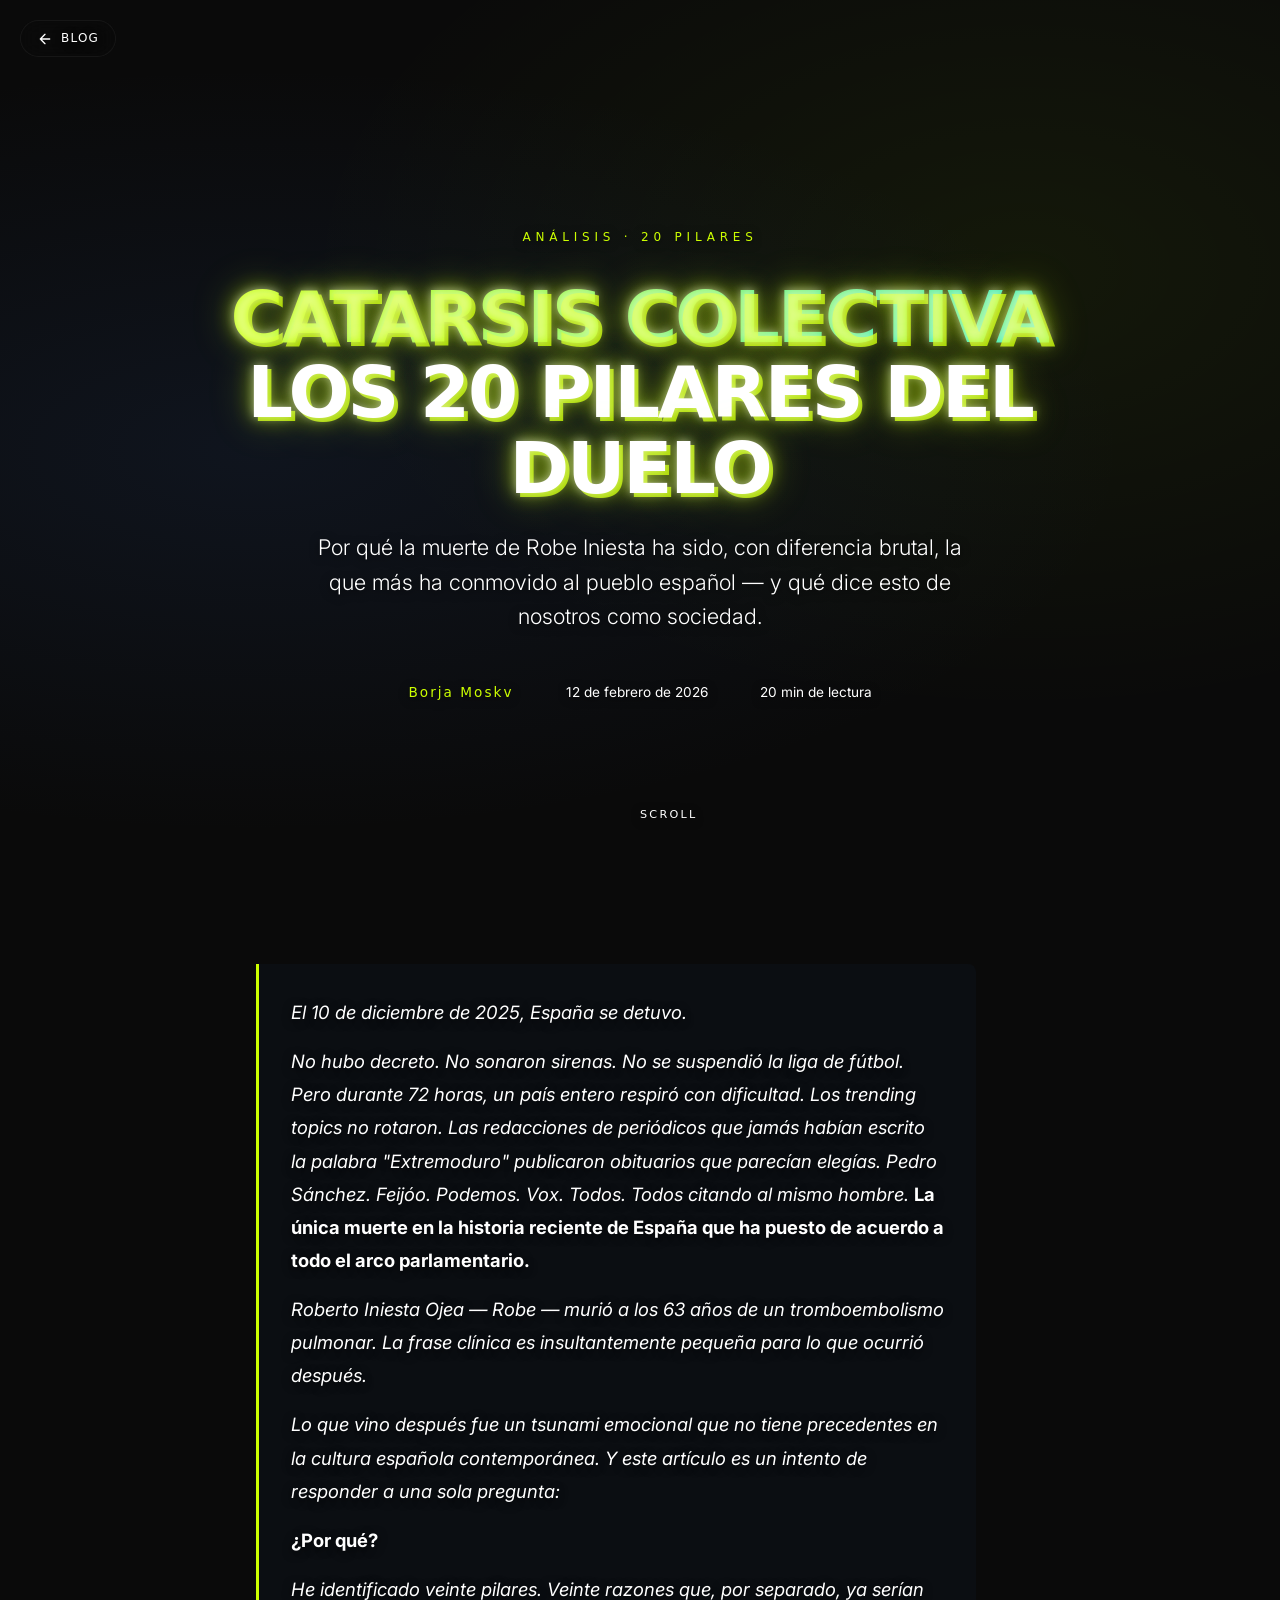
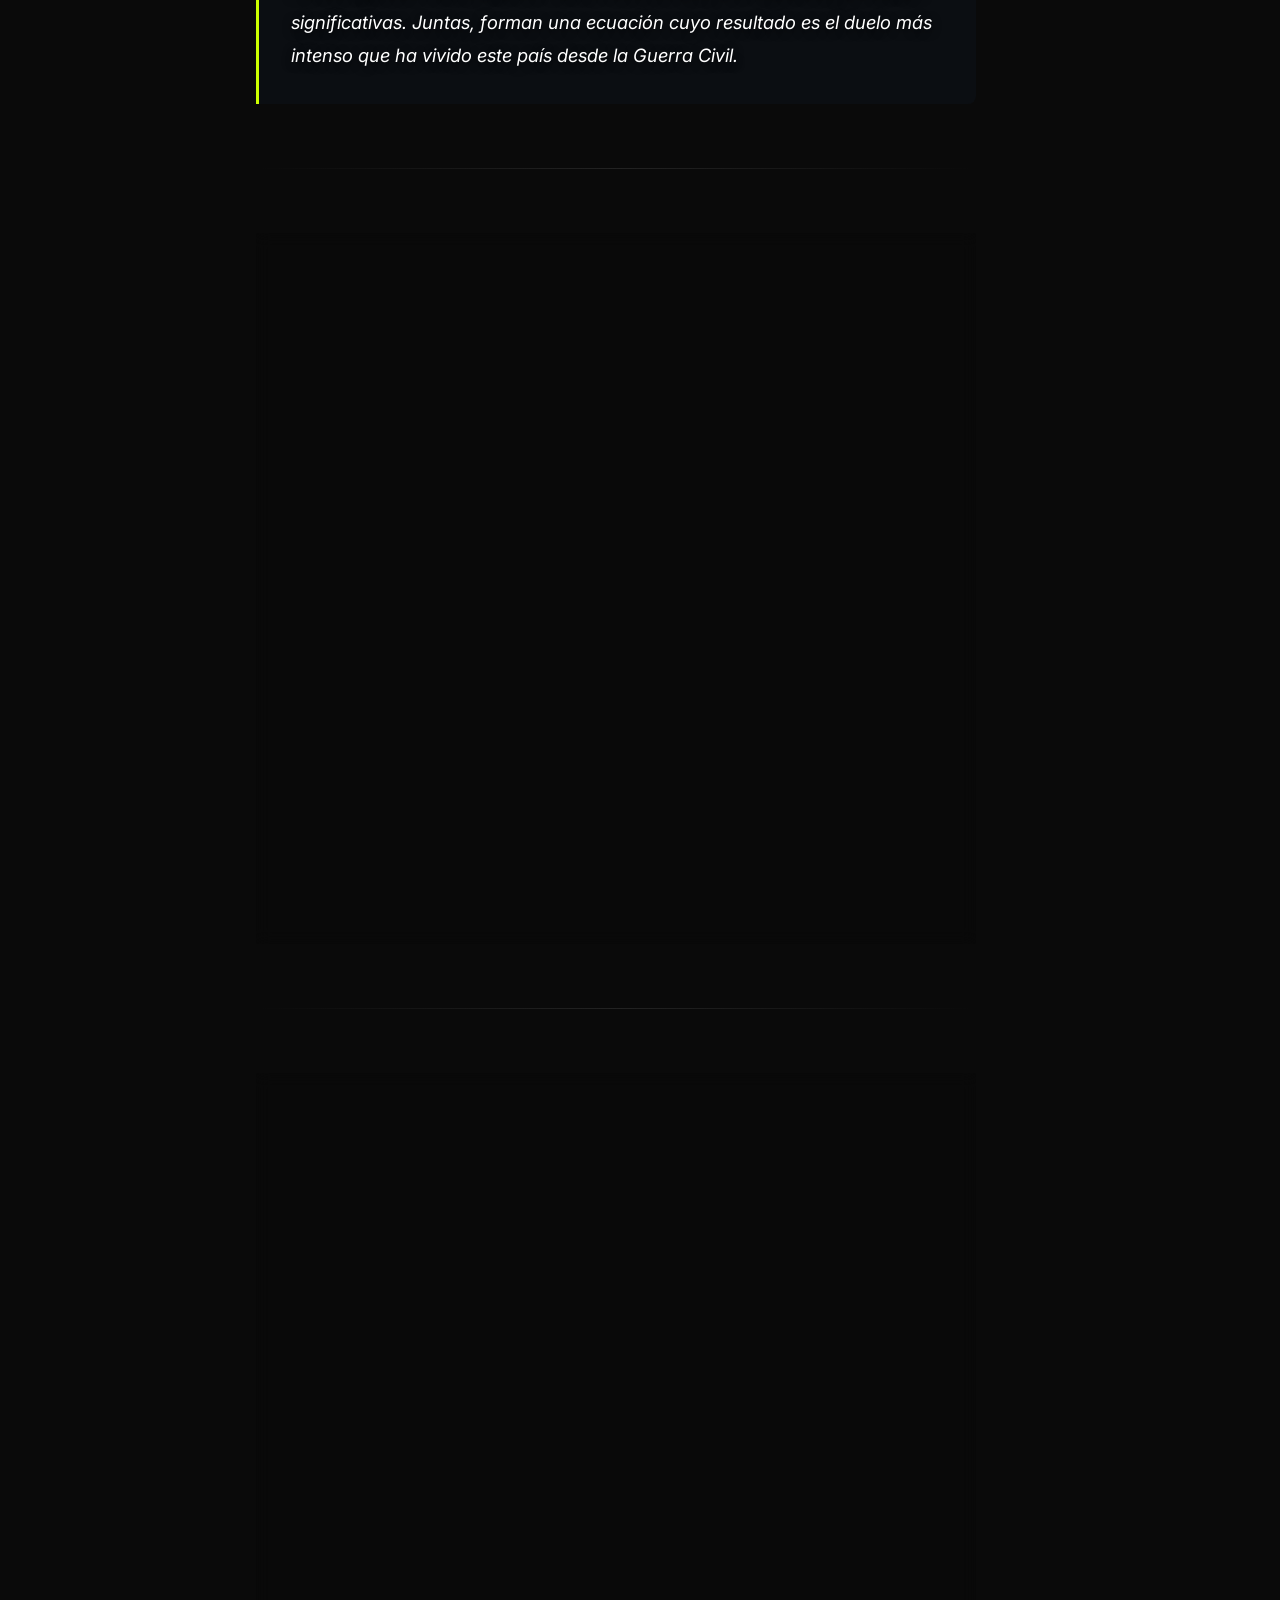
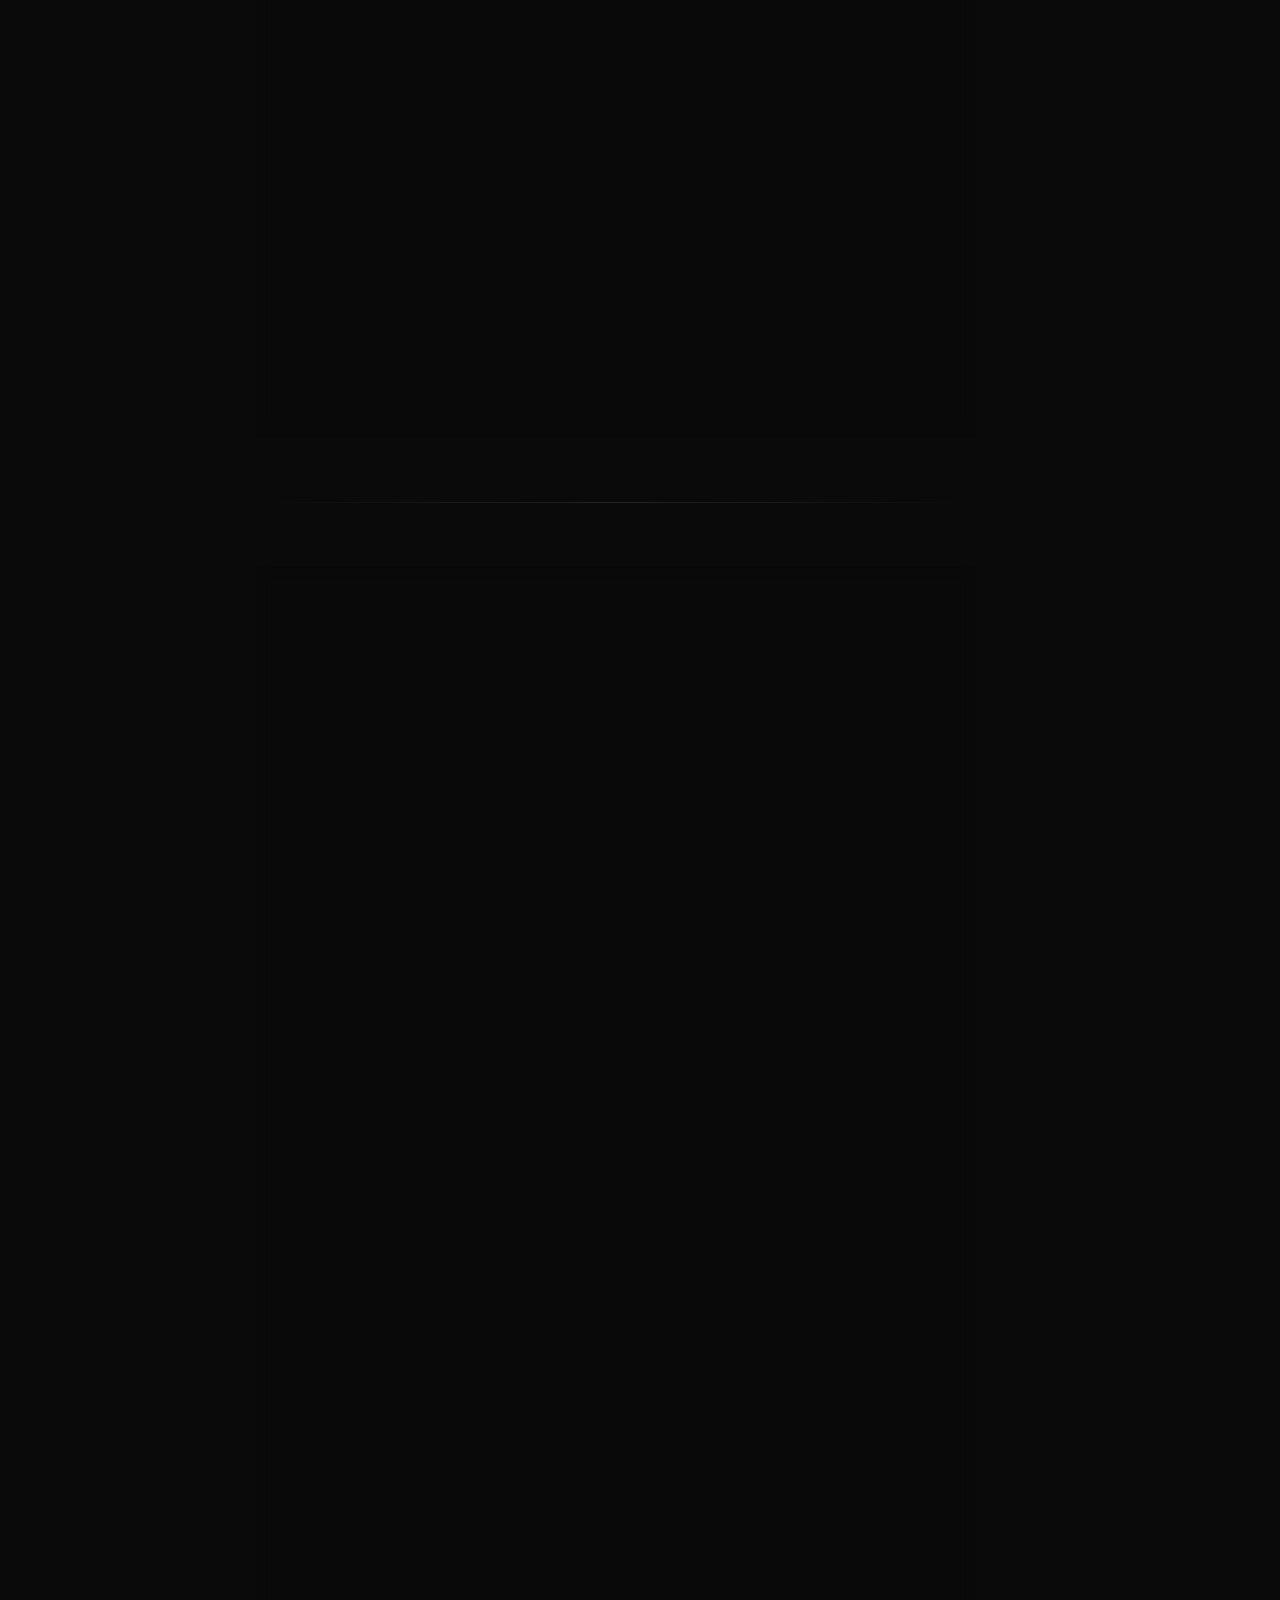
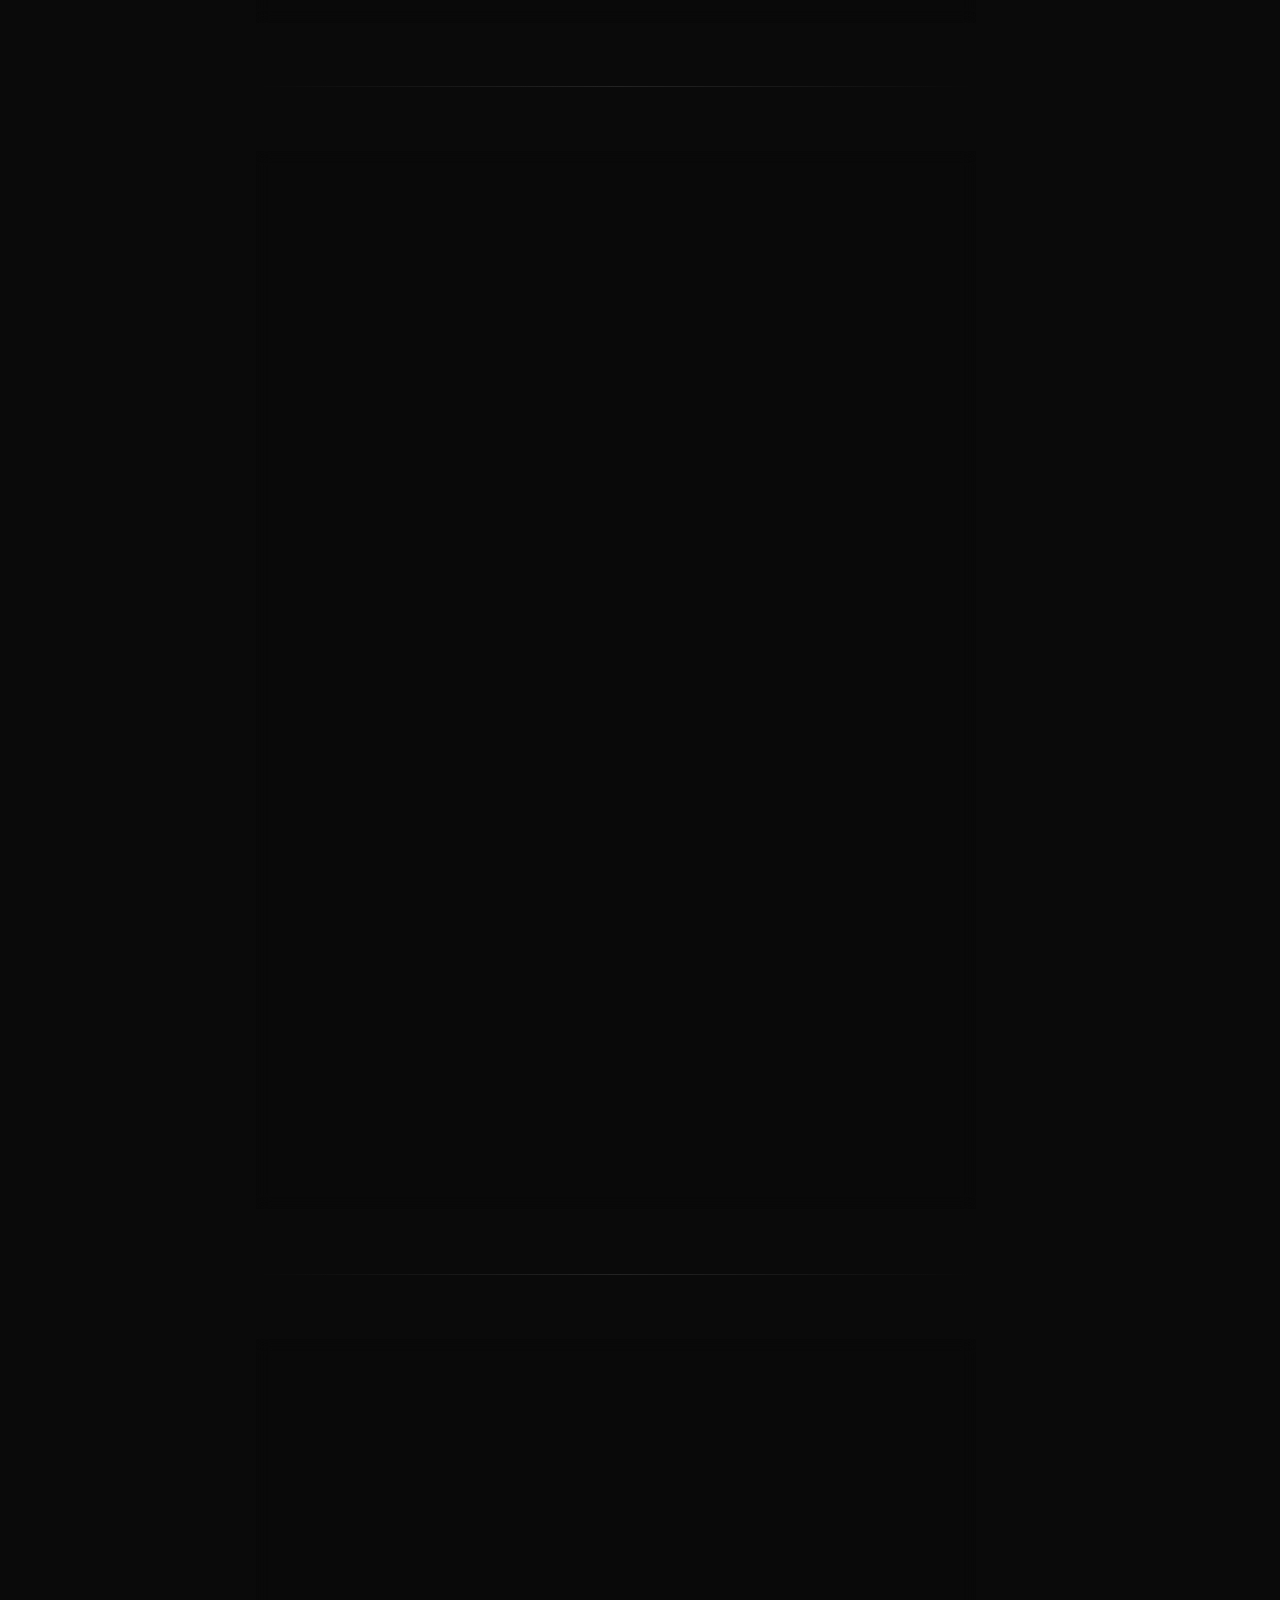
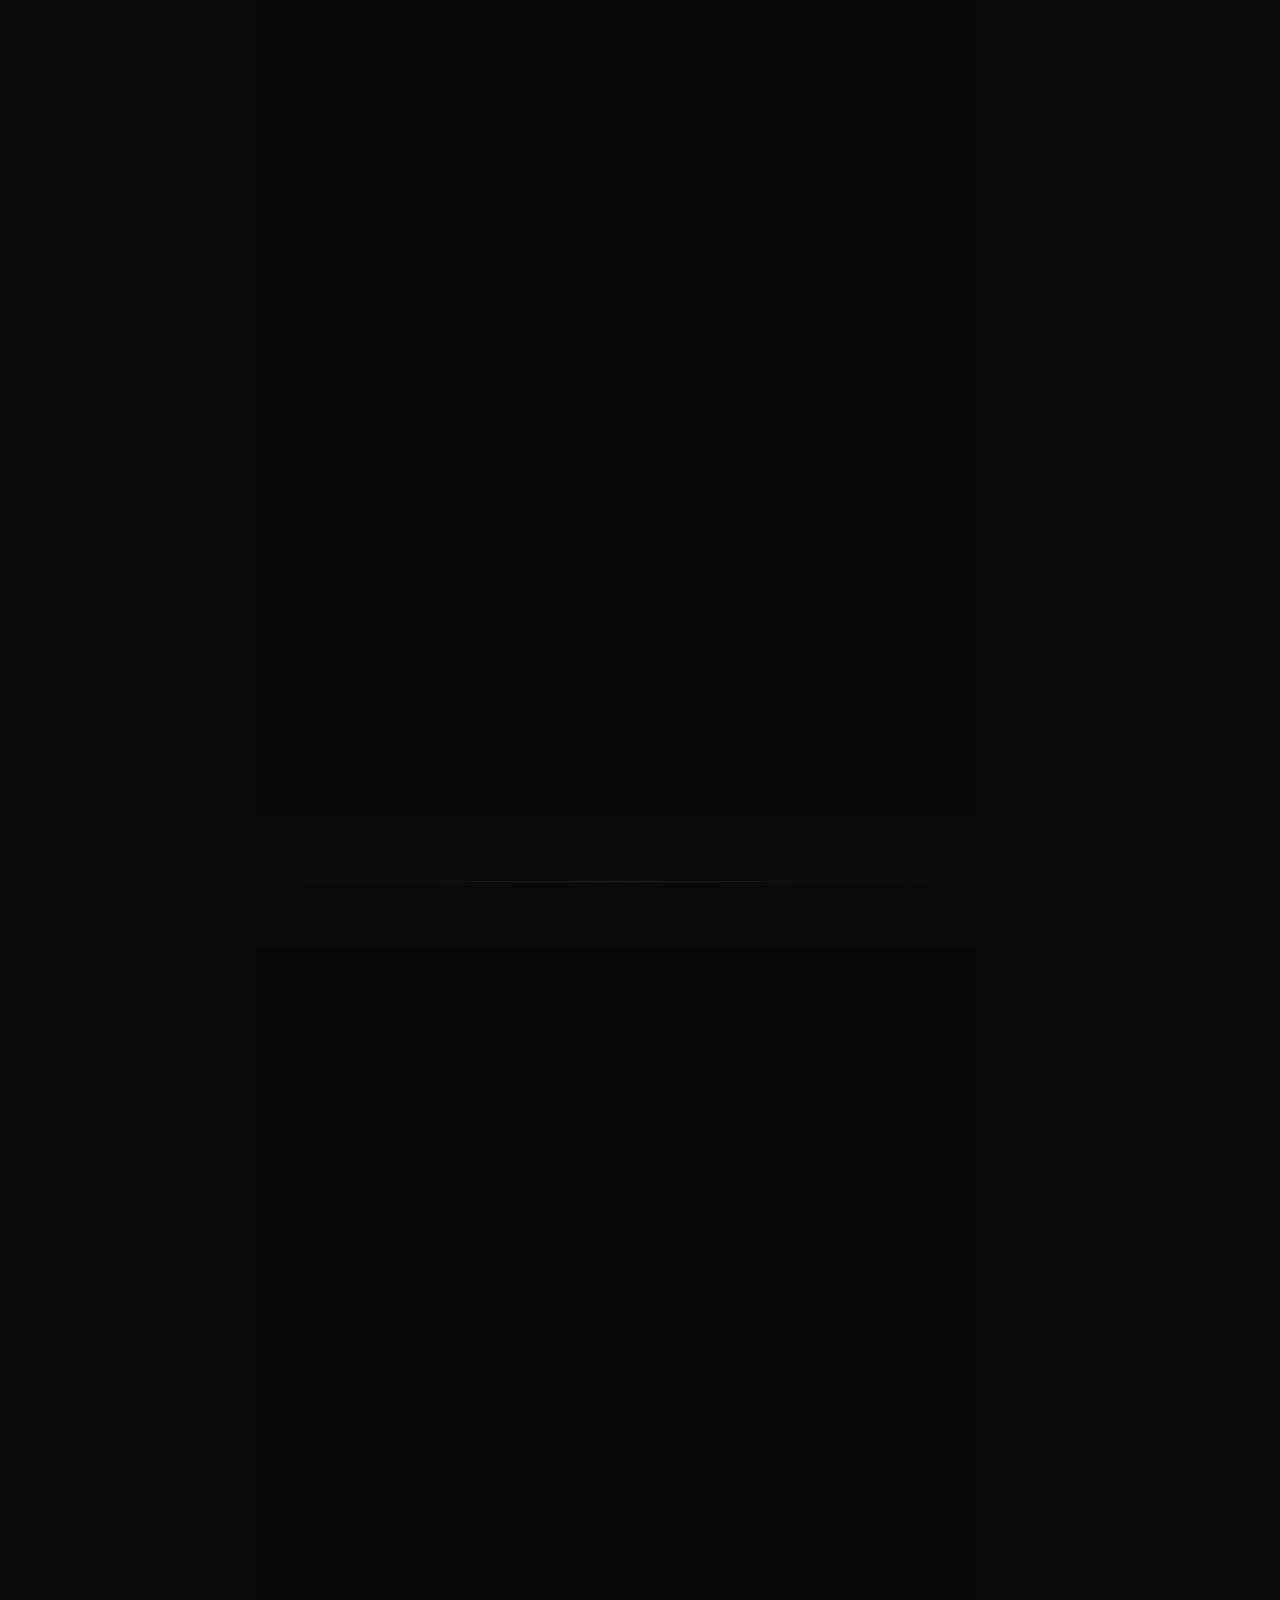
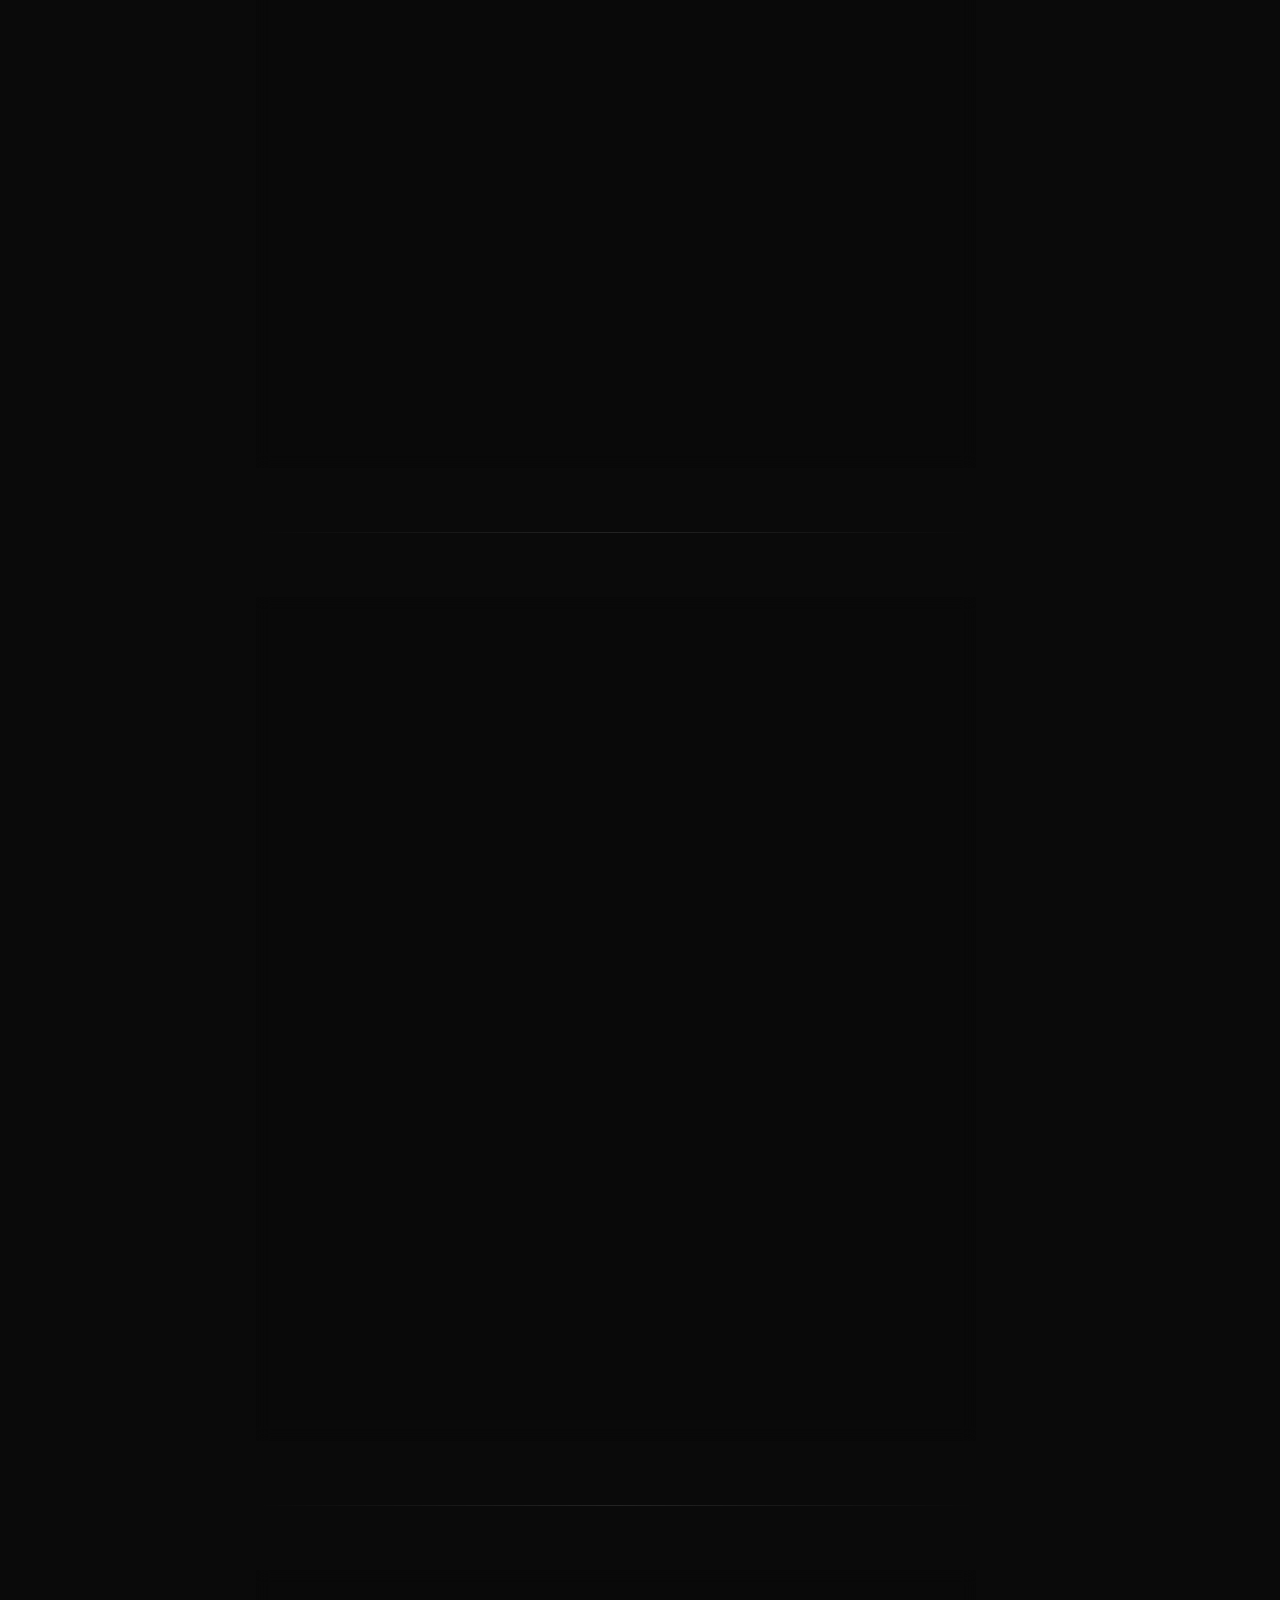
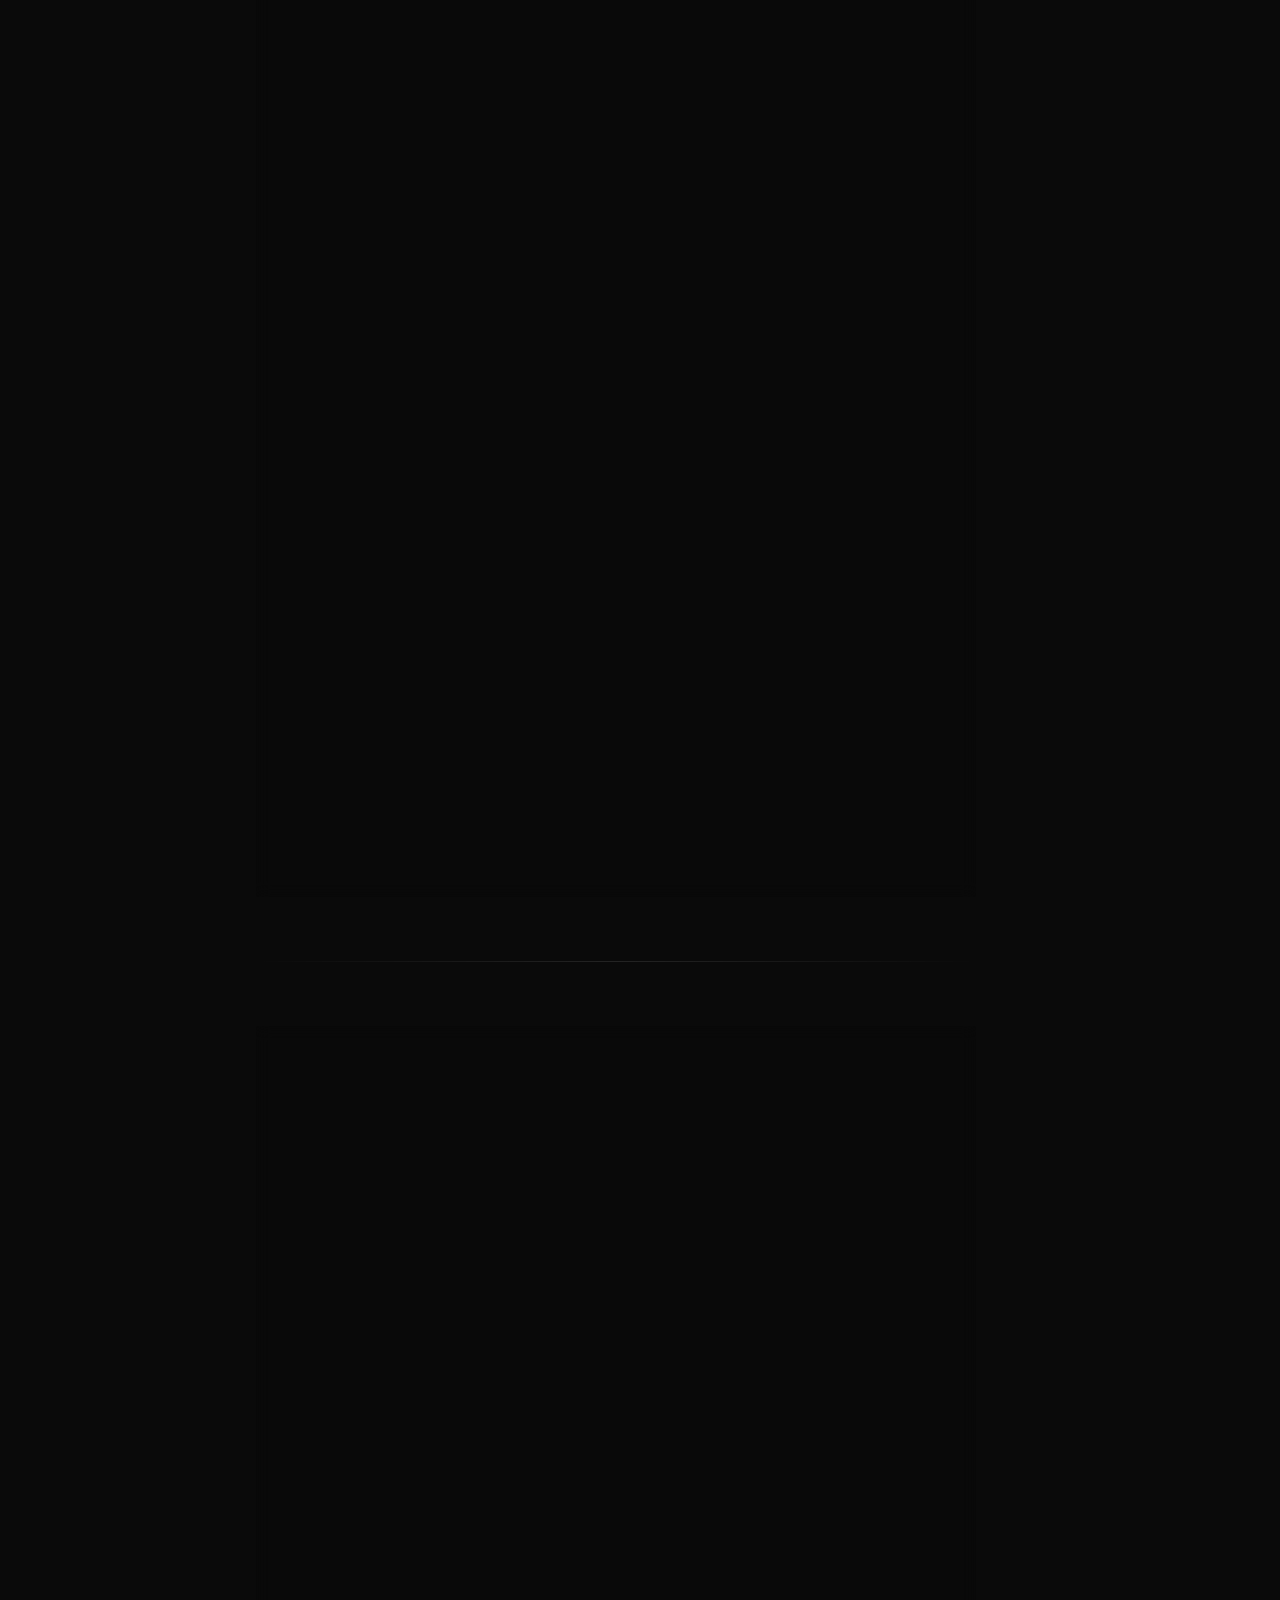
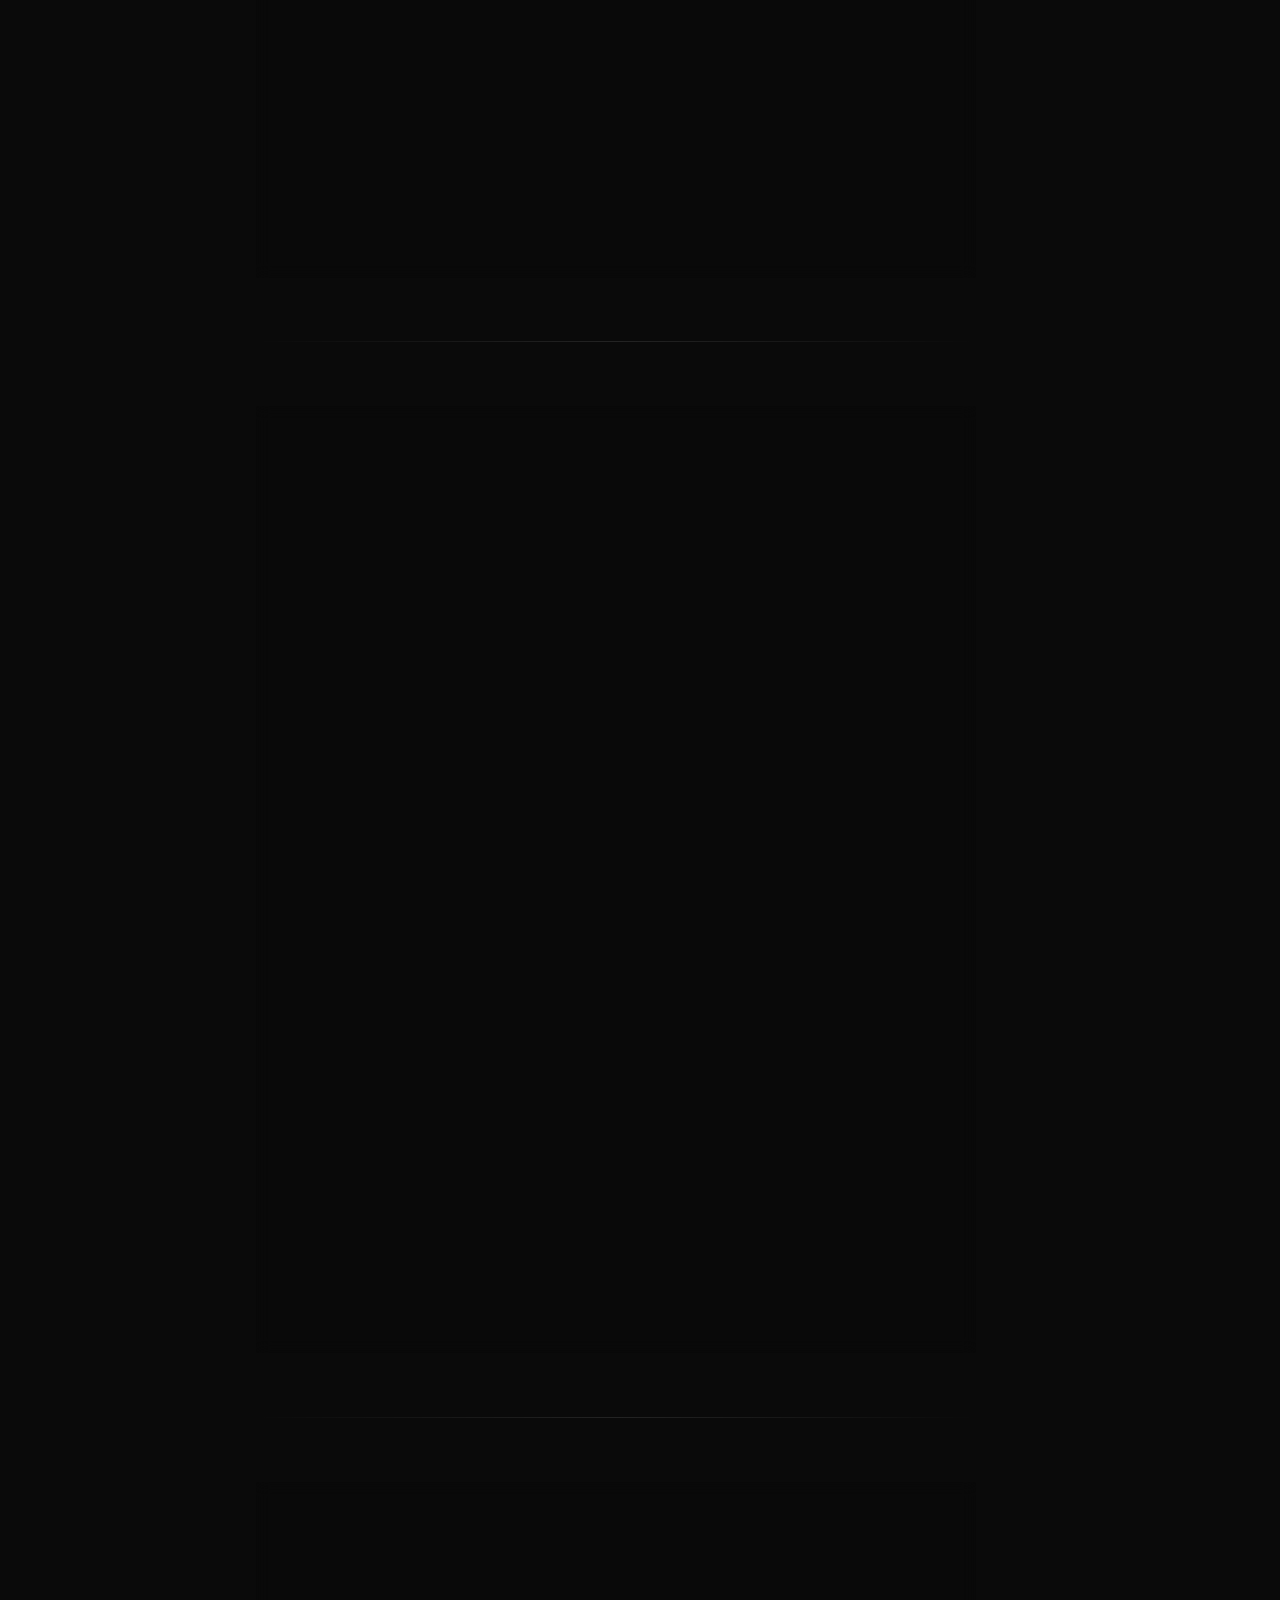
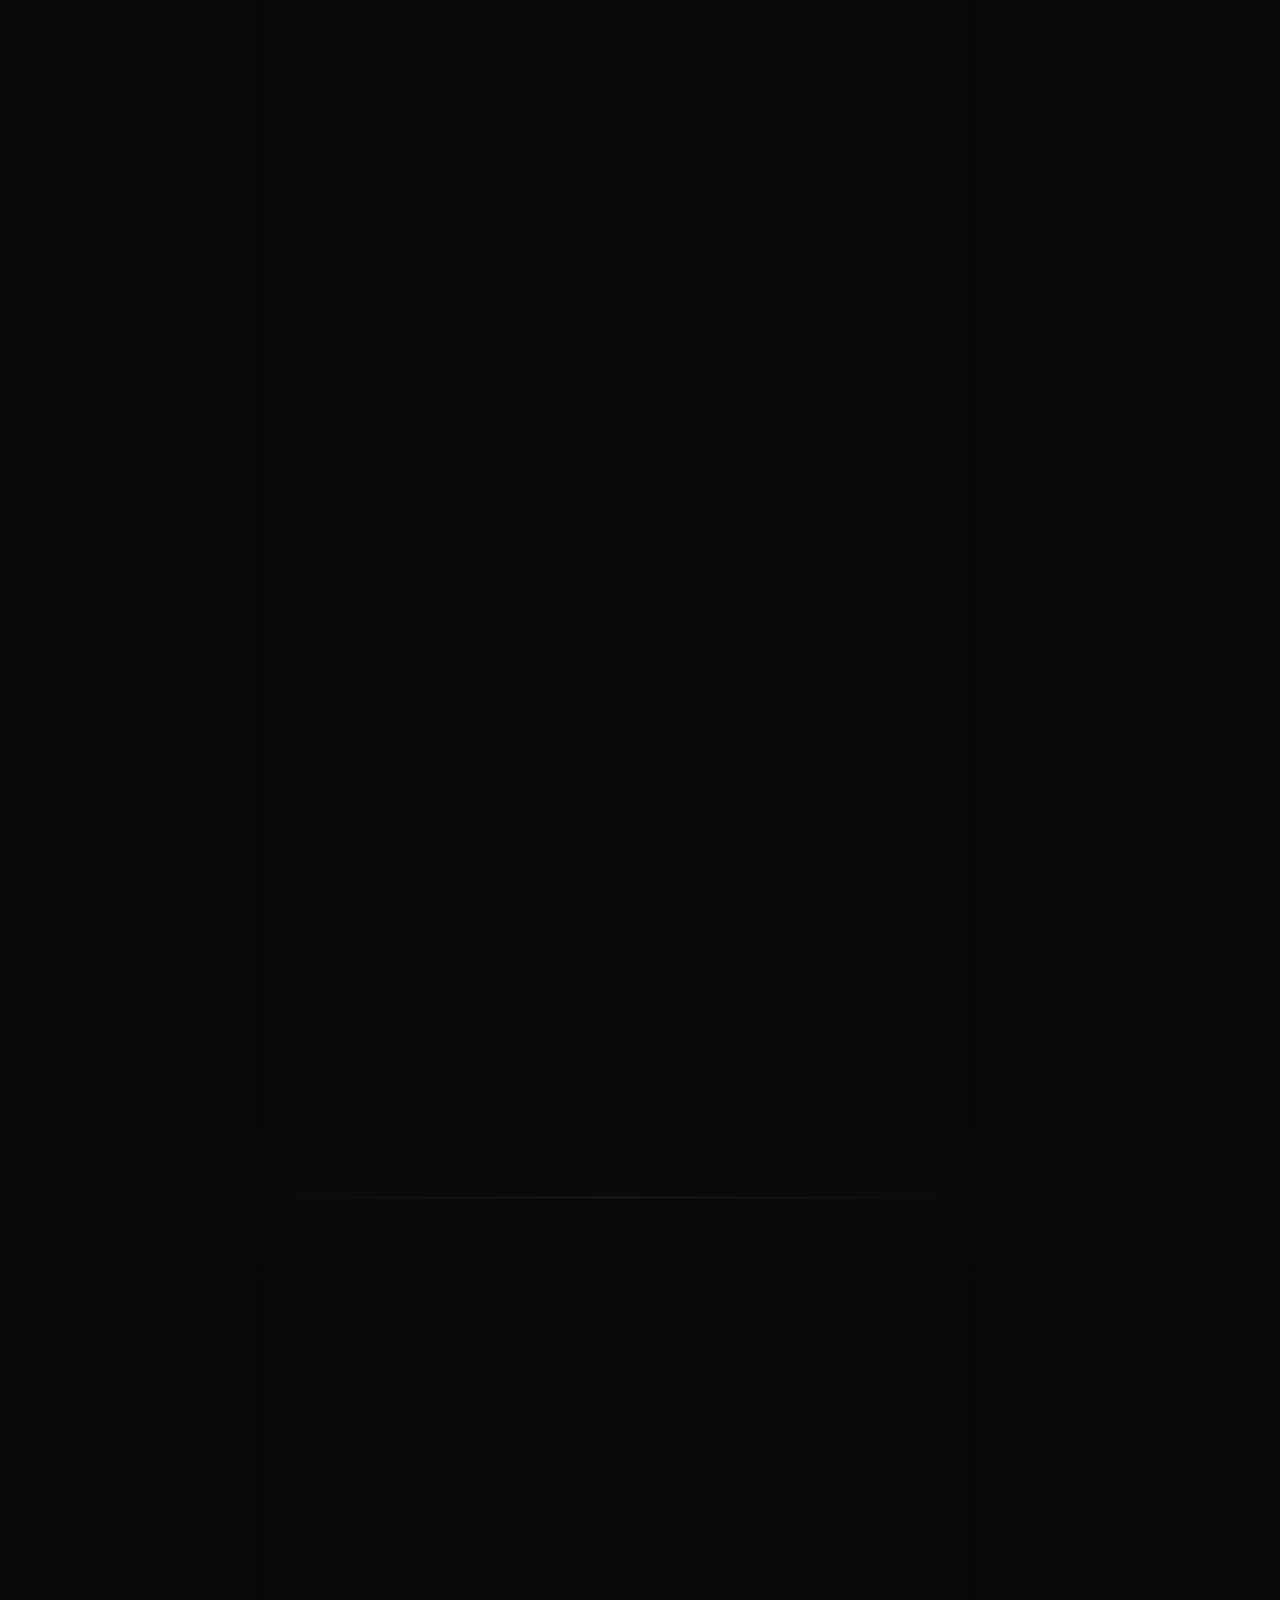
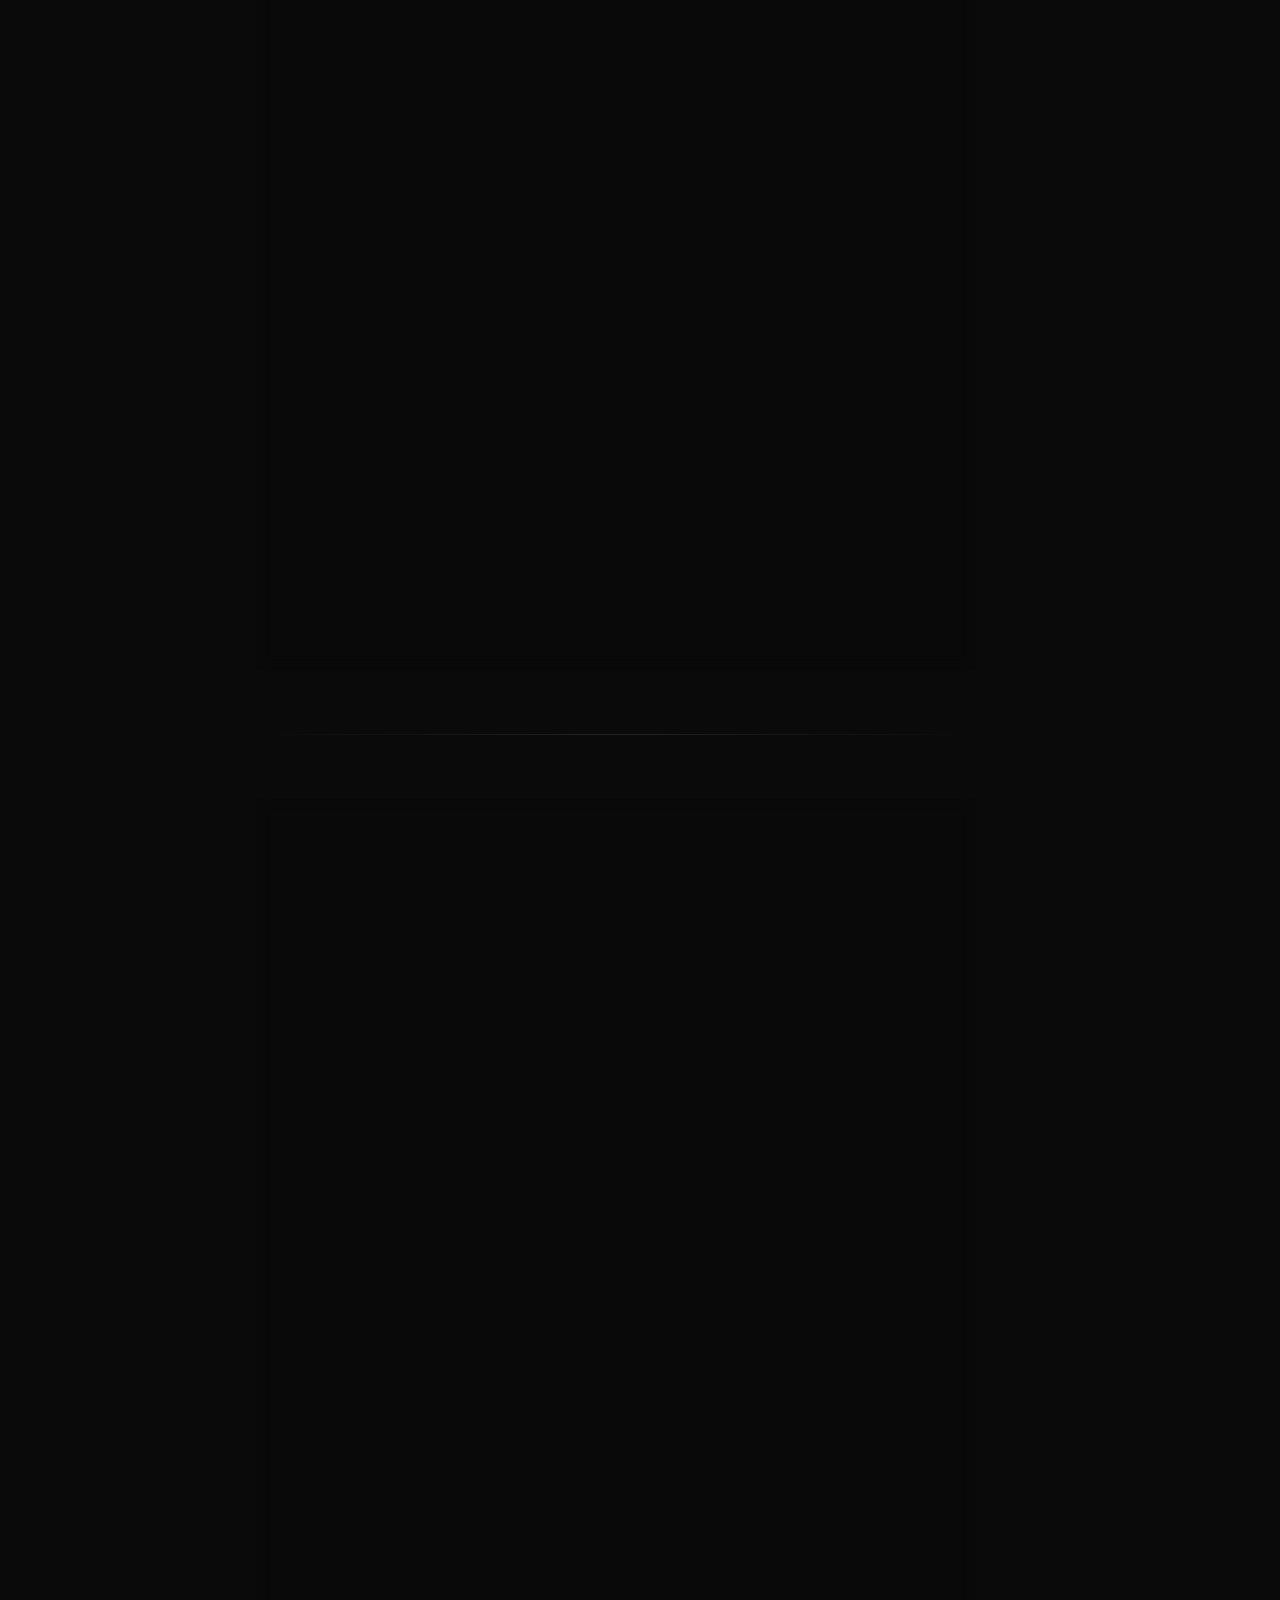
<file: catarsis-colectiva.html>
<!DOCTYPE html>
<html lang="es">
<head>
  <meta charset="UTF-8">
  <meta name="viewport" content="width=device-width, initial-scale=1.0">
  <title>Catarsis Colectiva: Los 20 Pilares del Duelo — borjamoskv</title>
  <meta name="description" content="Por qué la muerte de Robe Iniesta ha sido, con diferencia brutal, la que más ha conmovido al pueblo español — y qué dice esto de nosotros como sociedad.">
  <meta property="og:title" content="Catarsis Colectiva: Los 20 Pilares del Duelo">
  <meta property="og:description" content="20 razones por las que la muerte de Robe Iniesta provocó el duelo más intenso de la España contemporánea.">
  <meta property="og:type" content="article">

  <!-- Fonts -->
  <link rel="preconnect" href="https://fonts.googleapis.com">
  <link rel="preconnect" href="https://fonts.gstatic.com" crossorigin>
  <link href="https://fonts.googleapis.com/css2?family=Inter:wght@300;400;500;600&family=Orbitron:wght@400;700;900&display=swap" rel="stylesheet">

  <!-- Styles -->
  <link rel="stylesheet" href="style.css">
  <link rel="stylesheet" href="article.css">

  <style>
    /* Accent gradient — defined here for article scope */
    :root {
      --accent-gradient: linear-gradient(135deg, var(--accent-primary), var(--accent-secondary, #b4ff00));
      --radius-full: 9999px;
    }
  </style>
</head>
<body>

  <!-- Reading Progress Bar -->
  <div id="readingProgress" class="reading-progress" aria-hidden="true"></div>

  <!-- Back Navigation -->
  <a href="blog.html" class="article-back" aria-label="Volver al blog">
    <svg viewBox="0 0 24 24" xmlns="http://www.w3.org/2000/svg"><path d="M19 12H5m0 0l7 7m-7-7l7-7" stroke="currentColor" stroke-width="2" fill="none" stroke-linecap="round" stroke-linejoin="round"/></svg>
    Blog
  </a>

  <!-- ═══════════════════════════════════════════════════════════════════ -->
  <!--  HERO                                                              -->
  <!-- ═══════════════════════════════════════════════════════════════════ -->
  <header class="article-hero">
    <span class="hero-label">Análisis · 20 Pilares</span>
    <h1 class="hero-title">
      <span class="title-accent">Catarsis Colectiva</span><br>
      Los 20 Pilares del Duelo
    </h1>
    <p class="hero-subtitle">Por qué la muerte de Robe Iniesta ha sido, con diferencia brutal, la que más ha conmovido al pueblo español — y qué dice esto de nosotros como sociedad.</p>
    <div class="hero-meta">
      <span class="hero-author">Borja Moskv</span>
      <span class="hero-divider"></span>
      <span class="hero-date">12 de febrero de 2026</span>
      <span class="hero-divider"></span>
      <span class="hero-reading-time" id="readingTime">— min de lectura</span>
    </div>
    <div class="hero-scroll-hint">
      Scroll
      <span class="scroll-arrow"></span>
    </div>
  </header>

  <!-- ═══════════════════════════════════════════════════════════════════ -->
  <!--  ARTICLE LAYOUT                                                    -->
  <!-- ═══════════════════════════════════════════════════════════════════ -->
  <div class="article-layout">

    <!-- Epigraph -->
    <div class="article-epigraph">
      <p>El 10 de diciembre de 2025, España se detuvo.</p>
      <p>No hubo decreto. No sonaron sirenas. No se suspendió la liga de fútbol. Pero durante 72 horas, un país entero respiró con dificultad. Los trending topics no rotaron. Las redacciones de periódicos que jamás habían escrito la palabra "Extremoduro" publicaron obituarios que parecían elegías. Pedro Sánchez. Feijóo. Podemos. Vox. Todos. Todos citando al mismo hombre. <strong>La única muerte en la historia reciente de España que ha puesto de acuerdo a todo el arco parlamentario.</strong></p>
      <p>Roberto Iniesta Ojea — Robe — murió a los 63 años de un tromboembolismo pulmonar. La frase clínica es insultantemente pequeña para lo que ocurrió después.</p>
      <p>Lo que vino después fue un tsunami emocional que no tiene precedentes en la cultura española contemporánea. Y este artículo es un intento de responder a una sola pregunta:</p>
      <p><strong>¿Por qué?</strong></p>
      <p>He identificado veinte pilares. Veinte razones que, por separado, ya serían significativas. Juntas, forman una ecuación cuyo resultado es el duelo más intenso que ha vivido este país desde la Guerra Civil.</p>
    </div>

    <hr class="section-divider">

    <!-- ═══════════════════════════════════════════════════════════════ -->
    <!--  ARTICLE BODY                                                  -->
    <!-- ═══════════════════════════════════════════════════════════════ -->
    <main class="article-body">

      <!-- I -->
      <section id="pilar-1" class="article-section">
        <div class="section-number">Pilar I</div>
        <h2 class="section-title">El inventor de un género que no existía</h2>
        <p>Hay artistas que se suman a un género. Hay artistas que lo elevan. Y luego está lo que hizo Robe Iniesta en 1987: <strong>inventar una categoría que no tenía nombre</strong>.</p>
        <p>"Rock transgresivo." Lo bautizó él. No existía antes de Extremoduro y no ha vuelto a existir después sin su nombre adjunto. No era punk. No era heavy. No era rock urbano al uso. Era una amalgama de hard rock agresivo con letras que oscilaban sin pudor entre la obscenidad más callejera y la poesía más elevada. Un cóctel que, de haberlo propuesto un crítico musical, habría sido descartado como imposible.</p>
        <p>Cuando muere el intérprete de un género, muere un artista.</p>
        <p>Cuando muere el <strong>inventor</strong> de un género, muere un universo entero. Se cierra una puerta ontológica. Y todos los que vivían dentro de ese universo — tres generaciones de españoles, como veremos — se quedan de pronto sin hogar.</p>
      </section>

      <hr class="section-divider">

      <!-- II -->
      <section id="pilar-2" class="article-section">
        <div class="section-number">Pilar II</div>
        <h2 class="section-title">La voz de la España que nadie mira</h2>
        <p>Plasencia. Cáceres. Extremadura.</p>
        <p>Escríbelo y piensa qué te evoca. Probablemente dehesas, jamón ibérico, quizás un recuerdo vago de un viaje. Lo que no te evoca es un epicentro cultural. Y ese es exactamente el punto.</p>
        <p>Robe Iniesta nació en uno de los rincones más olvidados de España — la España vaciada antes de que la llamáramos así — y convirtió esa periferia en el centro del rock peninsular. Su canción "Extremaydura" no era una canción: era un acto de reivindicación territorial. Nombraba Monfragüe. Nombraba la tierra. Nombraba la despoblación.</p>
        <p>Plasencia lo entendió. Le pusieron su nombre a una avenida y a un palacio de congresos. Cuando murió, decretaron tres días de luto oficial. <strong>Tres días.</strong> Para un rockero. En una ciudad española.</p>
        <p>Lo que esto significa es profundo: Robe fue el primer megáfono cultural que la España rural tuvo jamás. No hablaba <em>sobre</em> la periferia. Hablaba <em>desde</em> ella. Y cuando ese megáfono se apagó, todas las Españas que no aparecen en los telediarios sintieron que volvían al silencio.</p>
      </section>

      <hr class="section-divider">

      <!-- III -->
      <section id="pilar-3" class="article-section">
        <div class="section-number">Pilar III</div>
        <h2 class="section-title">El acto religioso</h2>
        <p>En 2008, un cronista de El País escribió una frase sobre un concierto de Extremoduro en el Palacio de los Deportes de Madrid que debería estar cincelada en piedra:</p>
        <blockquote class="pull-quote">
          <span class="quote-mark">"</span>
          <p>"No fue un concierto de rock: fue un acto religioso."</p>
        </blockquote>
        <p>14.000 personas por noche en Madrid. 17.000 en Rivas en 2014. Otros cronistas hablan de "romerías", "verbenas", "peregrinaciones". El vocabulario religioso no es casual ni exagerado: describe con precisión lo que ocurría en un concierto de Extremoduro.</p>
        <p>Las multitudes no iban a escuchar música. Iban a <strong>comulgar</strong>.</p>
        <p>Iban a gritar versos que les habían salvado la vida en algún momento — en una ruptura, en una noche oscura, en un tratamiento de desintoxicación, en una pérdida. Y los gritaban rodeados de miles de personas que tenían su propia versión de esa misma historia. En un país cada vez más fragmentado, los conciertos de Extremoduro eran los últimos rituales comunitarios genuinos que quedaban.</p>
        <p>Cuando muere tu sacerdote laico, no pierdes a un famoso. Pierdes tu liturgia.</p>
      </section>

      <hr class="section-divider">

      <!-- IV -->
      <section id="pilar-4" class="article-section">
        <div class="section-number">Pilar IV</div>
        <h2 class="section-title">El último eslabón de una cadena de siglos</h2>
        <p>Esto es lo que la mayoría de obituarios se perdieron.</p>
        <p>Robe Iniesta no citaba a Lorca, Machado y Miguel Hernández como referencia cultural genérica, al modo en que un músico dice "me inspiro en Dylan" y luego no se nota. Robe los <strong>incorporaba literalmente</strong> a sus canciones.</p>
        <p>En "Puta" metió versos de la fábula infantil de Lorca, <em>Los encuentros de un caracol aventurero</em>. En "Buscando una luna" injertó fragmentos enteros de <em>Campos de Castilla</em> de Machado: <em>"Llanuras bélicas y páramos de asceta — no fue por estos campos el bíblico jardín — son tierras para el águila, un trozo de planeta por donde cruza errante la sombra de Caín."</em> En "Prometeo" tomó prestado a Miguel Hernández: <em>"No me levanto ni me acuesto día que malvado cien veces no haya sido."</em></p>
        <p>Esto convierte a Robe en algo mucho más que un rockero: era el <strong>último eslabón vivo</strong> de una cadena poética que arranca en el Siglo de Oro y pasa por la Generación del 98 y la del 27. Lorca fue asesinado. Machado murió en el exilio. Miguel Hernández murió en prisión. Robe murió en su cama, en libertad, habiendo cumplido la labor que aquellos no pudieron completar: llevar esa poesía a millones de personas que jamás habrían abierto un libro de poesía.</p>
        <p>Su muerte no es solo la pérdida de un artista. Es el cierre de un capítulo de la literatura española que empezó hace cuatro siglos.</p>
      </section>

      <hr class="section-divider">

      <!-- V -->
      <section id="pilar-5" class="article-section">
        <div class="section-number">Pilar V</div>
        <h2 class="section-title">Tres generaciones bajo un solo techo</h2>
        <p>Hay un dato que, por sí solo, explica el 40% del impacto de esta muerte:</p>
        <p><strong>Extremoduro es el único artista español que funciona como banda sonora simultánea para tres generaciones.</strong></p>
        <p>La <strong>Generación X</strong> (nacidos entre 1965-1980) los descubrió en casas okupas, garitos de rock y fiestas universitarias de los 90. Para ellos, Extremoduro era la energía bruta de su juventud más radical y festiva. Los descubrieron por boca a boca en una era sin internet.</p>
        <p>Los <strong>Millennials</strong> (1981-1996) los heredaron de hermanos mayores y los hicieron mainstream. "So Payaso" entró en Guitar Hero III. Las letras se coreaban en bares de copas de toda España. Era la banda sonora de las rupturas, los botellones y las primeras crisis existenciales de una generación a la que le dijeron que iba a vivir peor que sus padres.</p>
        <p>Y luego llegó lo verdaderamente inesperado: la <strong>Generación Z</strong> (1997-2012) los resucitó en TikTok. Adolescentes que no habían nacido cuando se publicó <em>Agila</em> subían vídeos con las letras de Robe, descubriendo que las palabras de un hombre de Plasencia escritas en 1992 describían exactamente lo que ellos sentían en 2024.</p>
        <p>Cuando una muerte golpea a una generación, es un terremoto. Cuando golpea a tres simultáneamente, es un <strong>evento tectónico</strong>.</p>
      </section>

      <hr class="section-divider">

      <!-- VI -->
      <section id="pilar-6" class="article-section">
        <div class="section-number">Pilar VI</div>
        <h2 class="section-title">El Nietzsche con guitarra</h2>
        <p><em>"Segundo Movimiento: Mierda de Filosofía"</em> no es solo el título de una canción de <em>La Ley Innata</em>. Es una declaración filosófica en sí misma.</p>
        <p>Las letras de Robe oscilan entre tres polos que los filósofos llamarían existencialismo, nihilismo y vitalismo, pero que él expresaba sin jerga académica, con la lengua de la calle:</p>
        <p>— El <strong>existencialismo</strong> de <em>"para qué vivir si hay que morirse"</em>, pero sin la solemnidad asfixiante de Sartre.</p>
        <p>— El <strong>nihilismo</strong> de <em>"mierda de filosofía"</em>, pero transformado en acto de liberación: si nada tiene sentido, entonces eres libre de crear el tuyo.</p>
        <p>— El <strong>vitalismo</strong> de <em>"baila como una puta loca"</em>, que no es hedonismo simple, sino un imperativo categórico contra la parálisis del pensamiento.</p>
        <p>Su canción "Por Encima del Bien y del Mal" evoca explícitamente a Nietzsche. Él mismo declaró que quería "atropellar a Nietzsche" en <em>Destrozares</em>. Pero la conexión es más profunda: tanto Robe como Nietzsche reivindican la reconciliación con la naturaleza como vía de retorno a una visión emocional — no racional — de la vida.</p>
        <p>El efecto psicológico de esto es devastador: <strong>millones de españoles procesaron su angustia existencial a través de las letras de Robe</strong>, no de un terapeuta, no de un libro de autoayuda, no de un filósofo de academia. Cuando ese canal se cerró, el duelo incluyó una orfandad epistemológica. España perdió a su psicólogo de cabecera sin cita previa.</p>
      </section>

      <hr class="section-divider">

      <!-- VII -->
      <section id="pilar-7" class="article-section">
        <div class="section-number">Pilar VII</div>
        <h2 class="section-title">El fugitivo existencial</h2>
        <p>Extremoduro era antisistema, pero de una manera que lo hacía inclasificable políticamente. El propio Robe lo definió con precisión quirúrgica: se definía como <strong>"transgresor, no subversivo"</strong>. No quería cambiar el sistema. Quería saltarse sus reglas.</p>
        <p>Esa distinción es la clave de su universalidad política.</p>
        <p>Un activista de izquierdas tiene medio país en contra. Un reaccionario tiene la otra mitad. Pero un <strong>fugitivo existencial</strong> — alguien que simplemente se niega a jugar el juego — no tiene enemigos ideológicos. "Última Generación" denuncia la destrucción ambiental, la deshumanización y la corrupción política sin alinearse con ningún partido.</p>
        <p>Por eso, el 10 de diciembre de 2025, ocurrió algo que parecía imposible: Sánchez, Feijóo, Podemos y Vox publicaron condolencias sinceras por la misma persona. Robe era el <strong>último territorio emocionalmente neutral</strong> de España. Su muerte eliminó la última zona desmilitarizada del mapa político español.</p>
      </section>

      <hr class="section-divider">

      <!-- VIII -->
      <section id="pilar-8" class="article-section">
        <div class="section-number">Pilar VIII</div>
        <h2 class="section-title">72 horas en trending topic</h2>
        <p>Los números del 10 de diciembre cuentan su propia historia.</p>
        <p>En X (antes Twitter), Instagram y TikTok, la muerte de Robe fue trending topic nº1 en España durante tres días consecutivos. No tres horas. <strong>Tres días.</strong> El periodismo cultural habló de "tsunami de cariño" y "revuelo emocional sin precedentes".</p>
        <p>La frase más compartida fue un verso suyo: <em>"Hay días que me levanto y no me encuentro si no estás."</em> Millones de personas la reinterpretaron como epitafio colectivo.</p>
        <p>El Instituto Cervantes — la institución encargada de la promoción de la lengua española en el mundo — le rindió homenaje con un comunicado poético. No artístico. <strong>Poético.</strong> Porque ni siquiera la institución lingüística oficial de España podía reducir a Robe a la categoría de músico.</p>
        <p>Dani Martín dijo que su voz "tocaba en las entrañas" y que era su "referencia absoluta". Amaia Montero citó <em>Iros todos a tomar por culo</em> como prueba de que Robe "había entendido verdaderamente el sentido de la vida". Bunbury, Rozalén, Estopa, Rubén Pozo, Viva Suecia — la lista de artistas que lloraron públicamente es un directorio del rock español.</p>
      </section>

      <hr class="section-divider">

      <!-- IX -->
      <section id="pilar-9" class="article-section">
        <div class="section-number">Pilar IX</div>
        <h2 class="section-title">El fenómeno sociológico académico</h2>
        <p>Extremoduro no es solo un grupo: es un <strong>objeto de estudio universitario</strong>.</p>
        <p>La Universidad de Murcia publicó un análisis sociolingüístico de sus letras, examinando las características sociológicas y la visión del mundo que la banda compartía con su grupo cultural. El estudio buscaba comprender el lenguaje de la juventud española a través de sus composiciones.</p>
        <p>Y el dato más revelador sobre su alcance sociológico es este: su público abarcaba "tribus" completamente dispares. En un mismo concierto convivían rockeros con crestas, universitarios de clase media-alta, marginales de barrio, profesionales con hipoteca y adolescentes de TikTok. La capacidad de seducir a grupos sociales tan dispares no tiene parangón en la música española.</p>
        <p>En cualquier otro contexto social, esas personas <strong>jamás se habrían encontrado</strong>. Extremoduro era el último pegamento social no político de España. El último espacio de comunión horizontal.</p>
      </section>

      <hr class="section-divider">

      <!-- X -->
      <section id="pilar-10" class="article-section">
        <div class="section-number">Pilar X</div>
        <h2 class="section-title">La alquimia imposible</h2>
        <p>El secreto de las letras de Robe se puede resumir en una fórmula que ningún otro letrista ha logrado replicar:</p>
        <p><strong>Brutalidad + Ternura. Crudeza + Lírica. Marginalidad + Filosofía.</strong></p>
        <p>Una estrofa podía empezar con una palabrota que haría sonrojar a un estibador y terminar con una imagen que haría llorar a un catedrático de literatura comparada. Lo soez como vehículo de lo sublime. La calle como aula de metafísica.</p>
        <p>Un periodista lo definió como <em>"ponerle correa a la poesía y sacarla a pasear por la vereda de la puerta de atrás"</em>. Otro lo describió como la <em>"hibridación entre alta literatura y brutal"</em>.</p>
        <p>El efecto práctico de esta alquimia fue revolucionario: hombres que nunca habían leído un poema en su vida, que habrían considerado la poesía como algo ajeno, elitista, incomprensible, <strong>se sabían de memoria versos de un nivel lírico comparable al de Lorca</strong>. Simplemente no los llamaban poemas. Los llamaban canciones de Extremoduro.</p>
        <p><strong>Robe democratizó las emociones.</strong> Quitó la bata blanca a la introspección. La sacó de las facultades de Filosofía y la puso en los bares de las tres de la mañana.</p>
      </section>

      <hr class="section-divider">

      <!-- XI -->
      <section id="pilar-11" class="article-section">
        <div class="section-number">Pilar XI</div>
        <h2 class="section-title">La trilogía sagrada</h2>
        <p>Tres álbumes. Tres pilares que sostienen un edificio cultural de cuarenta años.</p>

        <h3><em>Agila</em> (1996) — La Puerta</h3>
        <p>El título viene del castúo, el habla de Extremadura. "Agila" significa "espabila". El disco que abrió la puerta del mainstream sin traicionar nada. "So Payaso" se coló en las emisoras de radio. Iñaki "Uoho" Antón entró como productor y cómplice. Disco de oro. Doble platino. El videoclip de "So Payaso" se convirtió en la llave que metió a Extremoduro en los hogares de personas que nunca habrían ido a un concierto de rock transgresivo.</p>

        <h3><em>Yo, Minoría Absoluta</em> (2002) — El Regreso</h3>
        <p>Cuatro años de silencio. Y luego esto: un álbum que el propio Robe calificó como <em>"el mejor disco que he hecho nunca"</em>. La portada lo muestra crucificado — transgresión en estado puro. Guitarrero, potente, explosivo. "Standby" es una de las baladas más devastadoras del rock en español. "La Vereda de la Puerta de Atrás" contiene versos de Machado incrustados en distorsión eléctrica. "Puta" cita a Lorca y a Miguel Hernández.</p>

        <h3><em>La Ley Innata</em> (2008) — La Catedral</h3>
        <p>Si Extremoduro tuvo una <em>Novena Sinfonía</em>, es esta. Un álbum conceptual dividido en seis movimientos, como una composición clásica. Ara Malikian al violín. Descrito por la crítica como "una gigantesca oda al desamor". Número 1 en ventas sin campaña publicitaria. Muchos lo consideran el mejor disco de rock español de todos los tiempos.</p>

        <p>Estos tres álbumes no son artefactos culturales. Son <strong>documentos emocionales</strong> de generaciones enteras. Cada uno marca un momento vital diferente. Cuando Robe murió, millones de personas no perdieron a un artista: perdieron el soundtrack de las tres décadas más formativas de sus vidas.</p>
      </section>

      <hr class="section-divider">

      <!-- XII -->
      <section id="pilar-12" class="article-section">
        <div class="section-number">Pilar XII</div>
        <h2 class="section-title">Más allá de Camarón</h2>
        <p>Este pilar es delicado, porque exige una comparación que podría parecer irrespetuosa si no se hace con cuidado. Pero el análisis lo demanda.</p>
        <p>España ha perdido figuras colosales antes: <strong>Camarón de la Isla</strong> en 1992. <strong>Paco de Lucía</strong> en 2014. Ambos genios absolutos. Ambos provocaron duelos masivos. Pero hay diferencias estructurales que explican por qué el impacto de la muerte de Robe ha sido cualitativamente mayor.</p>
        <p><strong>A Camarón se le admiraba.</strong> Su arte pertenecía a la categoría de lo sublime inalcanzable. La gente le contemplaba como a una catedral: con reverencia, con asombro, pero desde fuera.</p>
        <p><strong>A Paco de Lucía se le respetaba.</strong> Su virtuosismo era intelectualmente imponente. Atraía a un público de clase media-alta y a músicos.</p>
        <p><strong>A Robe se le sentía como propio.</strong> Su música no era para admirar ni para respetar. Era para <strong>vivir</strong>. Para gritar en un bar a las cuatro de la mañana. Para llorar en un coche a las tres de la tarde. Para tatuar en un antebrazo.</p>
        <p>El alcance social de Camarón era intenso pero concentrado. El de Paco de Lucía era amplio pero templado. El de Robe era <strong>total e incandescente</strong>. No hay un solo estrato social, ideológico o generacional de España que no se sintiera golpeado el 10 de diciembre.</p>
      </section>

      <hr class="section-divider">

      <!-- XIII -->
      <section id="pilar-13" class="article-section">
        <div class="section-number">Pilar XIII</div>
        <h2 class="section-title">Poesía y conciencia de clase</h2>
        <p>Extremoduro representó lo que los sociólogos llaman la "continuidad y radicalización del rock urbano en España", con el barrio, la marginalidad, la poesía y la crítica social como eje central.</p>
        <p>Robe no era un artista de clase media que observaba la pobreza con fascinación antropológica. Era de familia humilde. Su primera maqueta se financió vendiendo bonos de mil pesetas a conocidos — <strong>crowdfunding antes de que existiera el término</strong>. Sus primeros conciertos fueron en casas okupas de Plasencia.</p>
        <p>Esa autenticidad de origen es irremplazable. La clase obrera española — en todas sus variantes regionales, desde la minería asturiana hasta la industria vasca, desde el campo extremeño hasta los polígonos del cinturón de Madrid — reconoció en Robe a alguien que hablaba su idioma. No el español. Su <strong>idioma emocional</strong>.</p>
        <p>Y las clases medias, asfixiadas por la precariedad y el desencanto generacional, también se reconocieron. Porque la poesía de Robe articulaba, como él mismo dijo, <em>"la desesperación compartida por grandes masas de la población"</em>.</p>
      </section>

      <hr class="section-divider">

      <!-- XIV -->
      <section id="pilar-14" class="article-section">
        <div class="section-number">Pilar XIV</div>
        <h2 class="section-title">La revolución silenciosa de la vulnerabilidad masculina</h2>
        <p>Este pilar es posiblemente el más invisible y el más profundo.</p>
        <p>En una España donde la masculinidad hegemónica se construía sobre la contención emocional — los hombres no lloran, los hombres no piden ayuda, los hombres no dicen "no me dejes solo" — Robe Iniesta hizo algo verdaderamente revolucionario: <strong>dio permiso para sentir.</strong></p>
        <blockquote class="pull-quote">
          <span class="quote-mark">"</span>
          <p>"No me dejes nunca solo" — canta en "Donde se rompen las olas".</p>
        </blockquote>
        <p>Sus letras exploran la rabia que tapa dolor, la fragilidad detrás de la dureza, la vergüenza como impulsividad disfrazada. Propuso un modelo de masculinidad que integraba la rudeza con la profundidad emocional, el lenguaje de la calle con la desnudez interior. Era <strong>rudo Y profundo, fuerte Y frágil</strong>, y eso creó un espacio seguro para que millones de hombres españoles experimentaran emociones que la sociedad les pedía reprimir.</p>
        <p>No es casual que sus letras hayan sido utilizadas en sesiones de <strong>musicoterapia clínica</strong>.</p>
        <p>Miles de hombres españoles aprendieron a llorar escuchando a Robe. Cuando él murió, lloraron por partida doble: por él, y por todo lo que él les había enseñado a sentir. Y lo hicieron públicamente, sin vergüenza, porque él les enseñó que eso también se podía hacer.</p>
      </section>

      <hr class="section-divider">

      <!-- XV -->
      <section id="pilar-15" class="article-section">
        <div class="section-number">Pilar XV</div>
        <h2 class="section-title">Los himnos de una nación sin himno</h2>
        <p>España tiene un himno oficial. No tiene letra. Es una marcha militar.</p>
        <p>Los himnos reales de España — los que la gente canta con lágrimas — son canciones de Extremoduro:</p>
        <p><strong>"So Payaso"</strong> es el himno de la rebeldía inocente. Se canta coreado en estadios, bares, coches y duchas. Es el equivalente español de "Bohemian Rhapsody": todo el mundo se sabe la letra, sin excepción generacional.</p>
        <p><strong>"Standby"</strong> es la balada por excelencia de la pérdida. La que suena cuando se acaba algo que importaba.</p>
        <p><strong>"Golfa"</strong> es la libertad hecha canción. Irónica, descarada, insolente.</p>
        <p><strong>"Ama, Ama, Ama y Ensancha el Alma"</strong> es un mantra. Un mantra vital que tres generaciones han repetido como oración laica.</p>
        <p><strong>"La Vereda de la Puerta de Atrás"</strong> es poesía callejera en estado puro. Machado paseando por Carabanchel a las tres de la mañana.</p>
        <p><strong>"Dulce Introducción al Caos"</strong> es la entrada a <em>La Ley Innata</em>: la obertura de la catedral del rock español.</p>
        <p>Cada una de estas canciones está asociada a un momento vital concreto en la biografía de millones de personas. No exagero: <strong>millones</strong>. Cuando Robe murió, no murió un compositor. Murieron simultáneamente millones de recuerdos. Millones de noches. Millones de versiones de nosotros mismos que solo existían cuando sonaban sus canciones.</p>
      </section>

      <hr class="section-divider">

      <!-- XVI -->
      <section id="pilar-16" class="article-section">
        <div class="section-number">Pilar XVI</div>
        <h2 class="section-title">La autenticidad como superpoder</h2>
        <p>En la era de la marca personal, del personal branding, del influencer que calibra cada palabra para maximizar engagement, Robe Iniesta era un acto de terrorismo cultural contra la impostura.</p>
        <p>Era <strong>tímido</strong>. Descrito por quienes le conocían como "huraño pero amable en las distancias cortas". Esquivo con los medios: las entrevistas eran escasas, siempre bajo sus reglas, a menudo incómodas. Nunca buscó la perfección — buscó ser radicalmente él mismo.</p>
        <p>Nunca se vendió. Nunca cambió de sonido para perseguir una moda. Nunca permitió que una discográfica le dijera qué hacer. La honestidad, el riesgo y la profundidad eran los pilares de su grandeza, "desvinculándola de las cifras de ventas o la popularidad", como escribió La Vanguardia.</p>
        <p>Cuando muere alguien auténtico en una sociedad saturada de impostura, el duelo incluye un componente de terror existencial: el terror a quedarse sin referentes de verdad. El miedo a que ya no quede nadie que diga lo que piensa sin filtro de redes sociales.</p>
      </section>

      <hr class="section-divider">

      <!-- XVII -->
      <section id="pilar-17" class="article-section">
        <div class="section-number">Pilar XVII</div>
        <h2 class="section-title">El cimiento que sustenta un edificio</h2>
        <p>Rolling Stone colocó a Extremoduro en el puesto 6 de las 50 mejores bandas del rock español de todos los tiempos.</p>
        <p>No dejó herederos. Dejó <strong>cimientos</strong>. Marea. La Fuga. Poncho K. Todas estas bandas existen en un ecosistema que Robe creó. Melendi, Estopa, Fito &amp; Fitipaldis — artistas de otros registros — han reconocido públicamente su influencia. Pereza y Duo Kie versionaron sus temas.</p>
        <p>Cuando en 2019 anunció la separación definitiva de Extremoduro, España vivió un duelo anticipado. Las entradas para los conciertos de despedida se agotaron en minutos. Se entendió como el fin de una era. Lo que nadie imaginaba es que seis años después vendría <strong>otro</strong> final. El definitivo.</p>
      </section>

      <hr class="section-divider">

      <!-- XVIII -->
      <section id="pilar-18" class="article-section">
        <div class="section-number">Pilar XVIII</div>
        <h2 class="section-title">La psicología de un crash colectivo</h2>
        <p>La investigación psicológica sobre duelo por celebridades identifica cuatro mecanismos que, en el caso de Robe, se potenciaron hasta niveles sin precedentes:</p>
        <p><strong>1. La relación parasocial intensificada.</strong> Los psicólogos llaman "relación parasocial" al vínculo emocional unilateral que una persona establece con una figura pública. En el caso de Robe, ese vínculo era cualitativamente más fuerte que el habitual: él no era un famoso lejano. Era, como lo describió un periodista, <em>"un compañero invisible"</em>. El que te acompañaba en la ruptura. El que sonaba en el coche cuando conducías solo. El que encontrabas en Spotify a las cuatro de la mañana cuando no podías dormir.</p>
        <p><strong>2. El catalizador comunitario.</strong> Su muerte permitió un desahogo emocional público en una sociedad que suele silenciar el duelo. España es un país donde el luto se privatiza. Robe, en su muerte como en su vida, <strong>rompió esa norma</strong>: dio permiso para llorar en público.</p>
        <p><strong>3. La reflexión sobre la propia mortalidad.</strong> Si Robe muere, muere también la versión de nosotros que vivíamos cuando sonaba su música. Cada canción suya era un crononáufrago: un fragmento de tiempo personal congelado. Su muerte descongeló todos esos fragmentos de golpe, y la avalancha fue emocionalmente insoportable.</p>
        <p><strong>4. La nostalgia biográfica.</strong> Cada canción de Extremoduro está asociada a un momento vital específico de millones de personas. No se llora al artista en abstracto. Se llora al tú-de-entonces que escuchaba esa canción en ese coche, en esa habitación, con esa persona.</p>
      </section>

      <hr class="section-divider">

      <!-- XIX -->
      <section id="pilar-19" class="article-section">
        <div class="section-number">Pilar XIX</div>
        <h2 class="section-title">La última reinvención</h2>
        <p>La carrera solista de Robe demostró algo que el escéptico habría negado: que no era un producto de una sola banda, sino un artista en evolución perpetua.</p>
        <p><strong>Lo que aletea en nuestras cabezas</strong> (2015) inauguró su nueva vida. Piano. Introspección. Menos distorsión, más desnudez.</p>
        <p><strong>Destrozares</strong> (2016) — un neologismo inventado por él, una palabra que no existe en el diccionario y cuyo significado quería que fuera "sentido, no entendido" — llevó el violín y el piano al primer plano.</p>
        <p><strong>Mayéutica</strong> (2021) — el método socrático aplicado al rock. El título es un guiño filosófico más.</p>
        <p><strong>Se nos lleva el aire</strong> (2023) — su testamento sonoro. Nadie lo sabía entonces.</p>
        <p>Su último concierto fue el 9 de noviembre de 2024, en Vigo, durante la gira <em>Ni Santos ni Inocentes</em>. Un tromboembolismo pulmonar le obligó a cancelar el resto de la gira. <strong>Nadie sabía que esa noche era la despedida.</strong></p>
        <p>Ese detalle añade un factor de tragedia griega al duelo. En las tragedias clásicas, el héroe no sabe que va a morir. El público sí. Aquí fue exactamente al revés: <strong>ni el héroe ni el público sabían</strong>. Y eso hizo que el golpe fuera doble: por la pérdida, y por no haber podido despedirse.</p>
      </section>

      <hr class="section-divider">

      <!-- XX -->
      <section id="pilar-20" class="article-section">
        <div class="section-number">Pilar XX</div>
        <h2 class="section-title">Del bono de mil pesetas al alma de un país</h2>
        <p>La trayectoria de Extremoduro es la narrativa heroica más pura de la música española.</p>
        <p>1987: un chaval de Plasencia vende bonos de mil pesetas entre sus conocidos para financiar la grabación de una maqueta. Sin discográfica. Sin contactos. Sin nada.</p>
        <p>1991: Rosendo Mercado, el padrino del rock urbano español, colabora en su segundo disco.</p>
        <p>1996: <em>Agila</em> lo revienta todo. "So Payaso" suena en la radio nacional. De repente, España entera sabe quién es el tío de Plasencia.</p>
        <p>2002: <em>Yo, Minoría Absoluta</em>. Robe crucificado en la portada. El mejor disco de su vida, según él.</p>
        <p>2008: <em>La Ley Innata</em>. La obra maestra definitiva. Número 1 en ventas. Ara Malikian al violín.</p>
        <p>2019: Separación definitiva de Extremoduro.</p>
        <p>2024: Último concierto en Vigo.</p>
        <p>2025: Muerte.</p>
        <p>Sin discográfica al principio. Sin apoyo mediático. Sin redes sociales. Sin publicidad. Solo boca a boca. Y acabó llenando estadios de 17.000 personas y vendiendo discos de doble platino.</p>
        <p>Esa narrativa de <strong>"uno de los nuestros que lo consiguió siendo él mismo"</strong> no es un cliché: es un mito fundacional. Es la prueba viviente de que se puede triunfar sin venderse, sin cambiar, sin pedir permiso. Es el sueño secreto de toda persona que trabaja en algo que ama y que teme tener que traicionarse para sobrevivir.</p>
        <p>Cuando ese mito muere, muere la prueba de que era posible. Y sin prueba, el sueño se convierte en fantasía. Y las fantasías no consuelan a las tres de la mañana.</p>
      </section>

    </main>

    <hr class="section-divider">

    <!-- ═══════════════════════════════════════════════════════════════ -->
    <!--  EPILOGUE                                                      -->
    <!-- ═══════════════════════════════════════════════════════════════ -->
    <section id="epilogo" class="article-epilogue">
      <h2 class="epilogue-title">Epílogo: La ecuación del duelo</h2>
      <div class="epilogue-text">
        <p>Hay una forma casi matemática de entender lo que ha pasado:</p>
        <blockquote class="pull-quote">
          <p><strong>Impacto del duelo = (Transversalidad social × Profundidad emocional × Duración del vínculo × Autenticidad percibida) ÷ Sustitutos disponibles</strong></p>
        </blockquote>
        <p>Para Robe Iniesta:</p>
        <p>— <strong>Transversalidad social:</strong> máxima. Todas las clases, todas las ideologías, todas las regiones.</p>
        <p>— <strong>Profundidad emocional:</strong> máxima. Procesador emocional de millones.</p>
        <p>— <strong>Duración:</strong> 38 años. Tres generaciones completas.</p>
        <p>— <strong>Autenticidad:</strong> absoluta. Nunca se vendió.</p>
        <p>— <strong>Sustitutos disponibles:</strong> cero.</p>
        <p>Cuando el denominador es cero — cuando no existe sustituto posible — el resultado del duelo tiende a <strong>infinito</strong>.</p>
        <p>Eso es exactamente lo que le ha pasado a España.</p>
      </div>
    </section>

    <hr class="section-divider">

    <!-- La última frase -->
    <section id="final" class="article-epilogue article-epilogue--final">
      <h2 class="epilogue-title">La última frase</h2>
      <div class="epilogue-text">
        <p>Robe Iniesta no murió el 10 de diciembre de 2025.</p>
        <p>Lo que murió ese día fue el <strong>último espacio seguro emocional</strong> de tres generaciones de españoles. El último lugar donde un obrero de Carabanchel y un profesor de Barcelona y un adolescente de Bilbao podían llorar juntos sin pedir permiso. El último confesionario laico de un país que ya no va a misa pero seguía necesitando confesar sus pecados.</p>
        <p>Su agencia, El Dromedario Records, le llamó <em>"el último gran filósofo, el último gran humanista y literato contemporáneo de lengua hispana"</em>.</p>
        <p>Se quedaron cortos.</p>
        <p>Fue el último gran confesor laico de España.</p>
        <p>Y cuando un confesor muere, todos los pecados que le confiaste se quedan huérfanos.</p>
        <p>Y los huérfanos lloran.</p>
        <p>Y España, el 10 de diciembre, lloró como nunca había llorado.</p>
      </div>
      <p class="epilogue-mantra">🔥 Ama, ama, ama y ensancha el alma.</p>
    </section>

    <!-- ═══════════════════════════════════════════════════════════════ -->
    <!--  FOOTER                                                        -->
    <!-- ═══════════════════════════════════════════════════════════════ -->
    <footer class="article-footer">
      <div class="article-tags">
        <span class="article-tag">#RobeIniesta</span>
        <span class="article-tag">#Extremoduro</span>
        <span class="article-tag">#RockTransgresivo</span>
        <span class="article-tag">#CulturaEspañola</span>
        <span class="article-tag">#Duelo</span>
        <span class="article-tag">#Poesía</span>
      </div>
      <p class="article-copyright">© 2026 borjamoskv. Todos los derechos reservados.</p>
    </footer>

    <!-- ═══════════════════════════════════════════════════════════════ -->
    <!--  TABLE OF CONTENTS (Sidebar)                                   -->
    <!-- ═══════════════════════════════════════════════════════════════ -->
    <aside class="article-toc" aria-label="Tabla de contenidos">
      <h3 class="toc-title">Índice</h3>
      <ol class="toc-list">
        <li><a href="#pilar-1" class="toc-link">I. El inventor de un género</a></li>
        <li><a href="#pilar-2" class="toc-link">II. La España que nadie mira</a></li>
        <li><a href="#pilar-3" class="toc-link">III. El acto religioso</a></li>
        <li><a href="#pilar-4" class="toc-link">IV. El último eslabón</a></li>
        <li><a href="#pilar-5" class="toc-link">V. Tres generaciones</a></li>
        <li><a href="#pilar-6" class="toc-link">VI. El Nietzsche con guitarra</a></li>
        <li><a href="#pilar-7" class="toc-link">VII. El fugitivo existencial</a></li>
        <li><a href="#pilar-8" class="toc-link">VIII. 72h trending topic</a></li>
        <li><a href="#pilar-9" class="toc-link">IX. Fenómeno académico</a></li>
        <li><a href="#pilar-10" class="toc-link">X. La alquimia imposible</a></li>
        <li><a href="#pilar-11" class="toc-link">XI. La trilogía sagrada</a></li>
        <li><a href="#pilar-12" class="toc-link">XII. Más allá de Camarón</a></li>
        <li><a href="#pilar-13" class="toc-link">XIII. Poesía y clase</a></li>
        <li><a href="#pilar-14" class="toc-link">XIV. Vulnerabilidad masculina</a></li>
        <li><a href="#pilar-15" class="toc-link">XV. Los himnos</a></li>
        <li><a href="#pilar-16" class="toc-link">XVI. Autenticidad</a></li>
        <li><a href="#pilar-17" class="toc-link">XVII. El cimiento</a></li>
        <li><a href="#pilar-18" class="toc-link">XVIII. Crash colectivo</a></li>
        <li><a href="#pilar-19" class="toc-link">XIX. Última reinvención</a></li>
        <li><a href="#pilar-20" class="toc-link">XX. Del bono al alma</a></li>
        <li><a href="#epilogo" class="toc-link">Epílogo</a></li>
        <li><a href="#final" class="toc-link">La última frase</a></li>
      </ol>
    </aside>

  </div>

  <!-- Scripts -->
  <script src="article.js"></script>

</body>
</html>
</file>
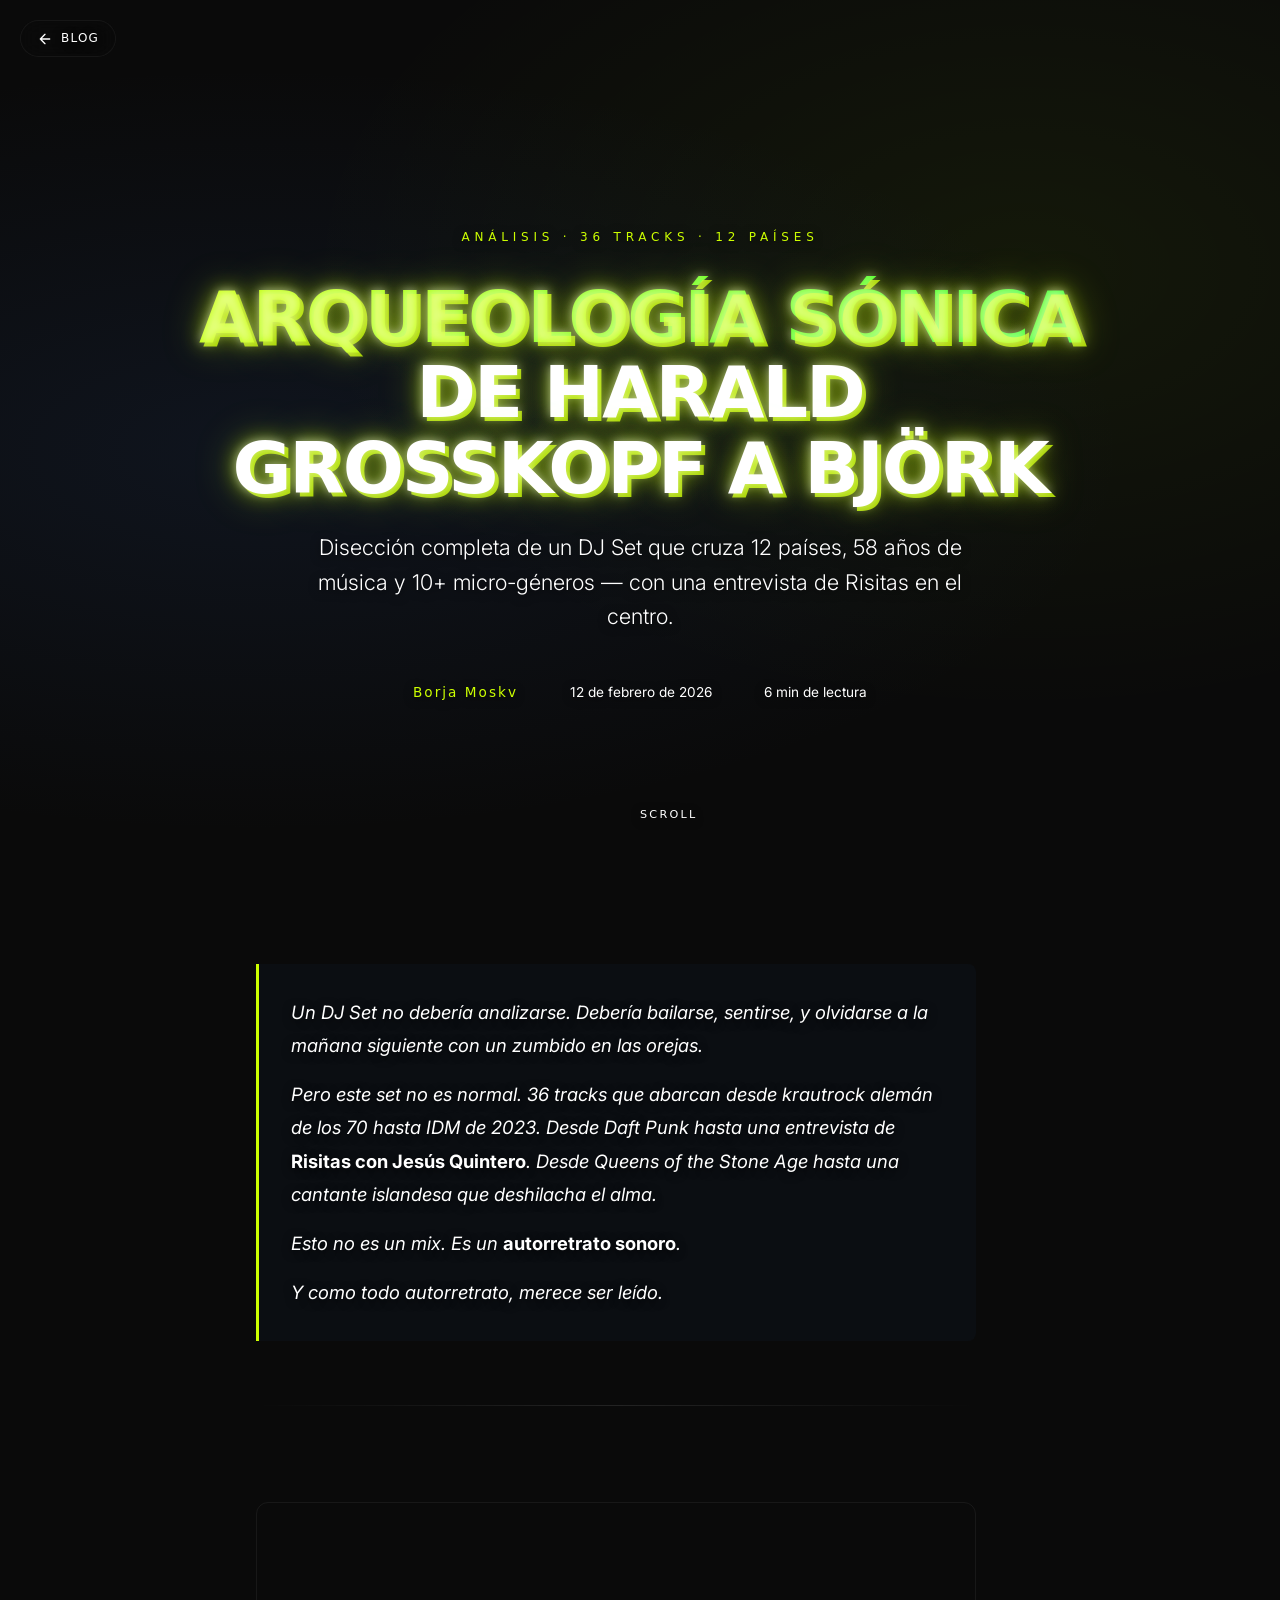
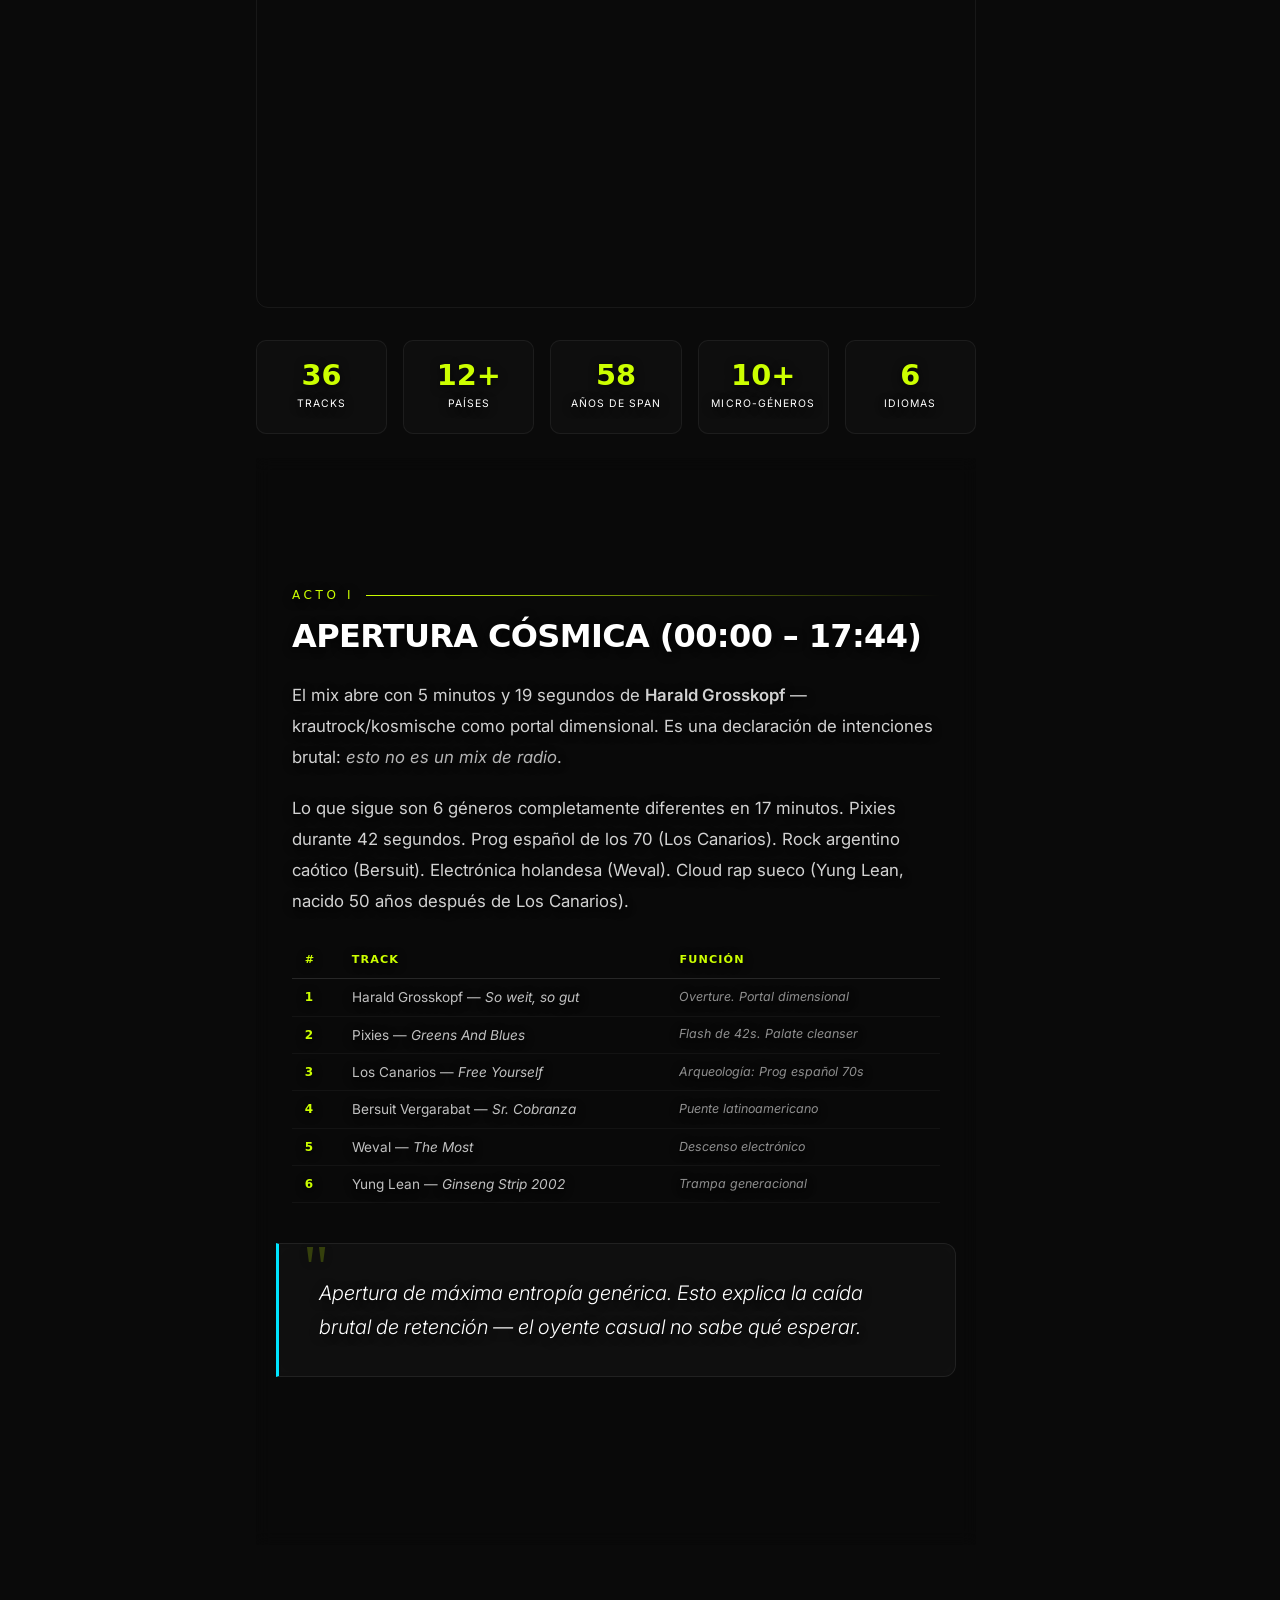
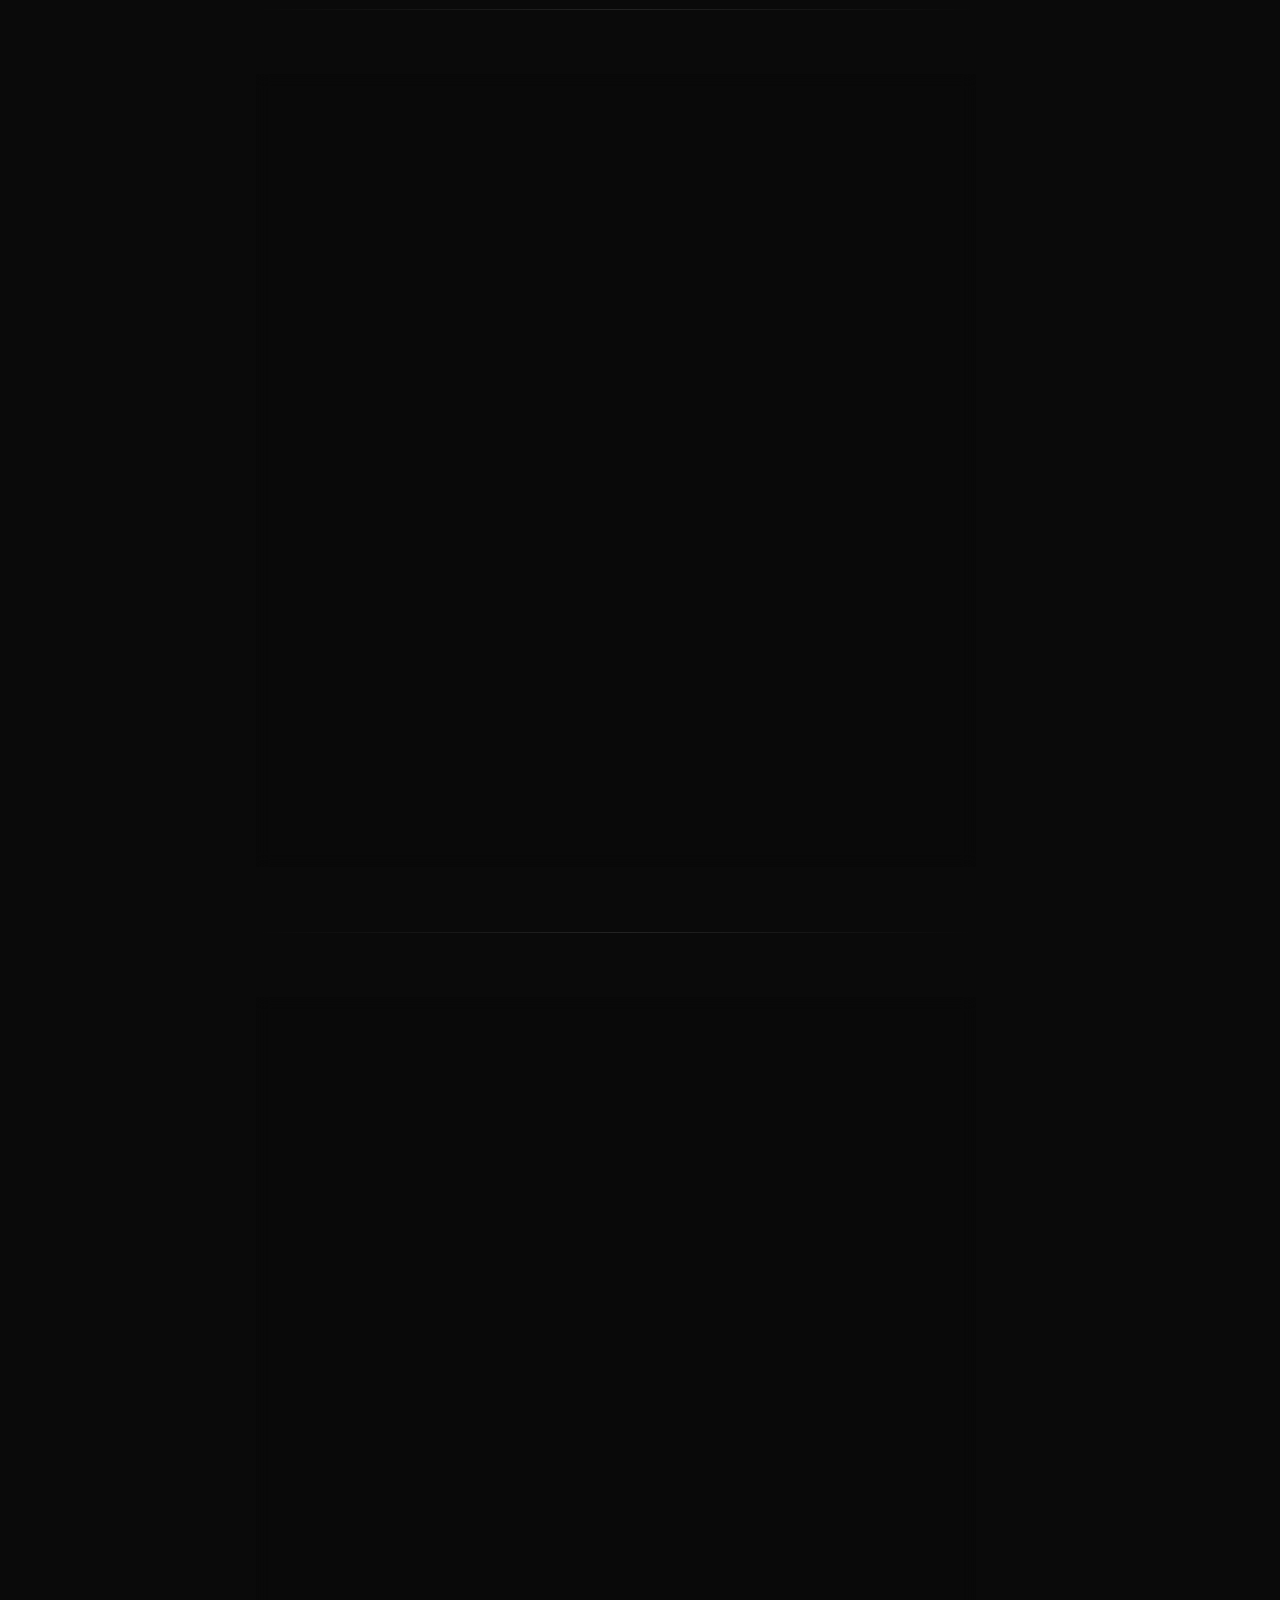
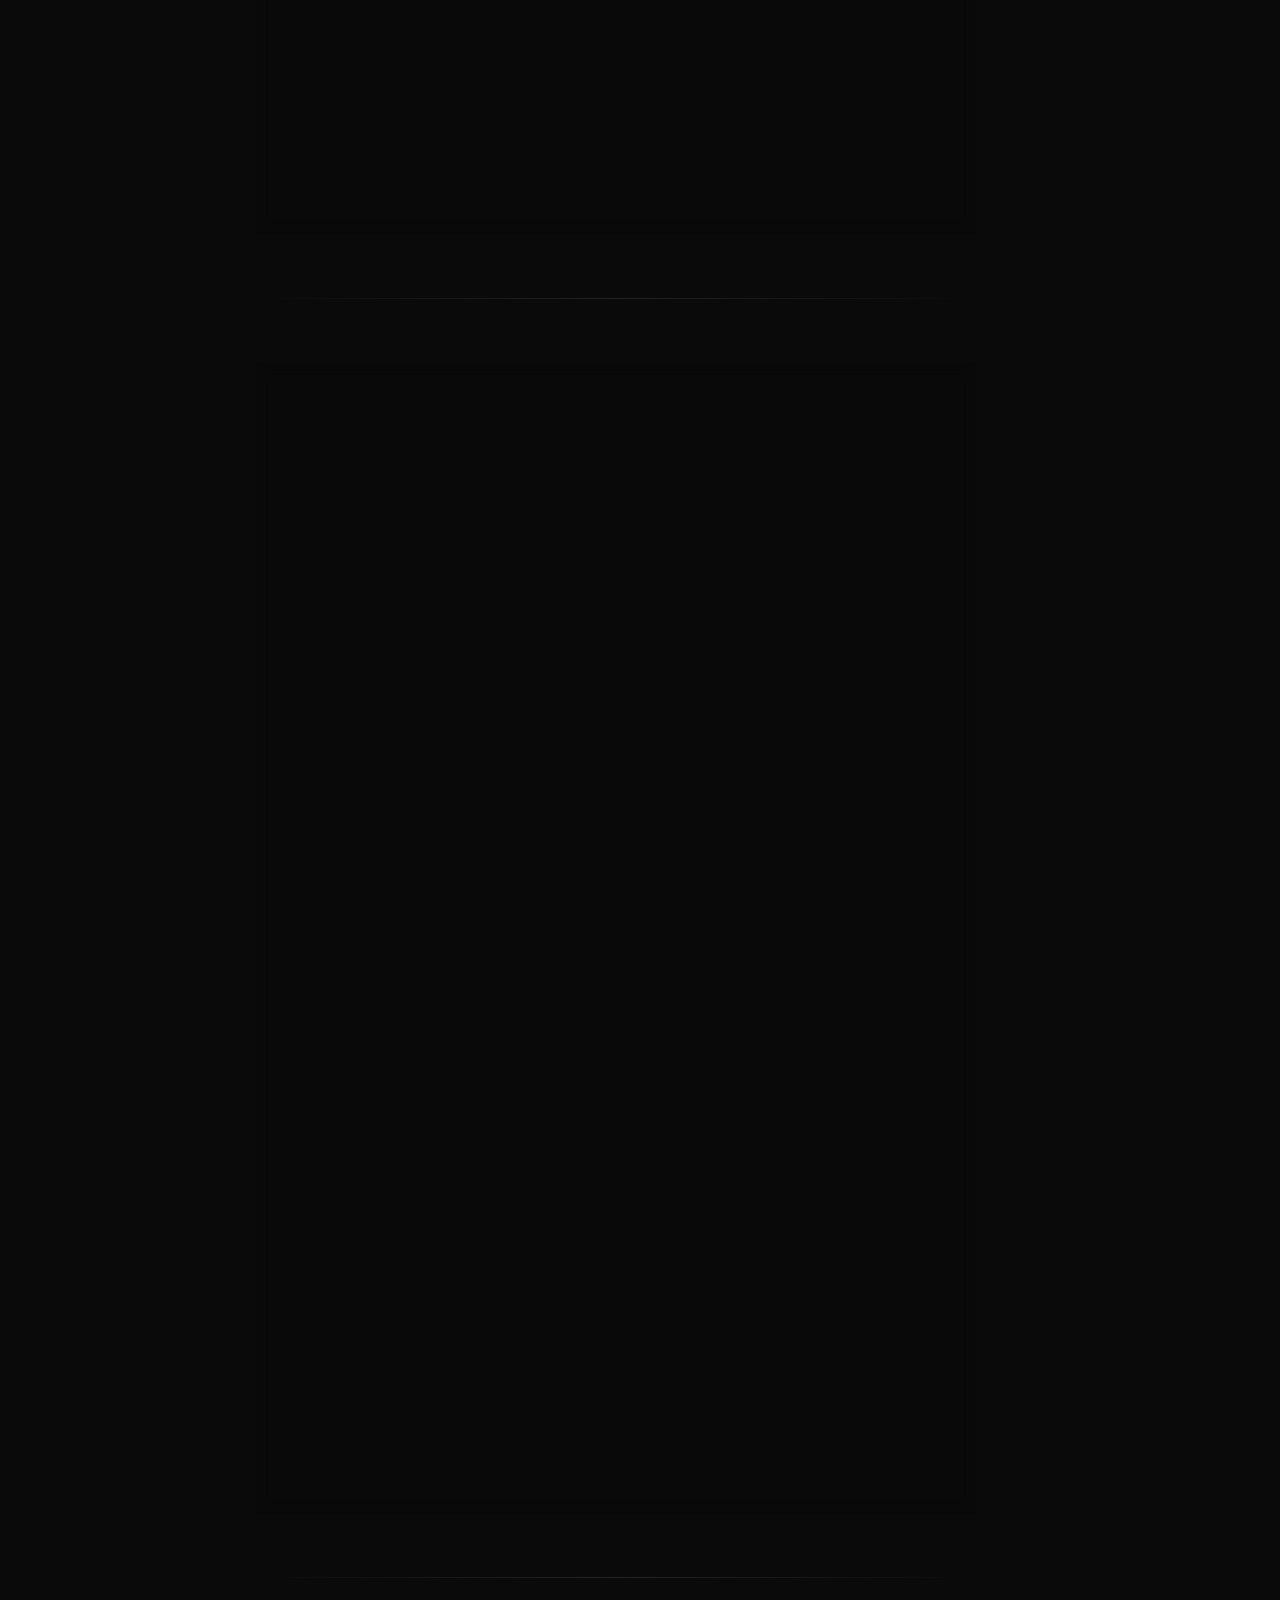
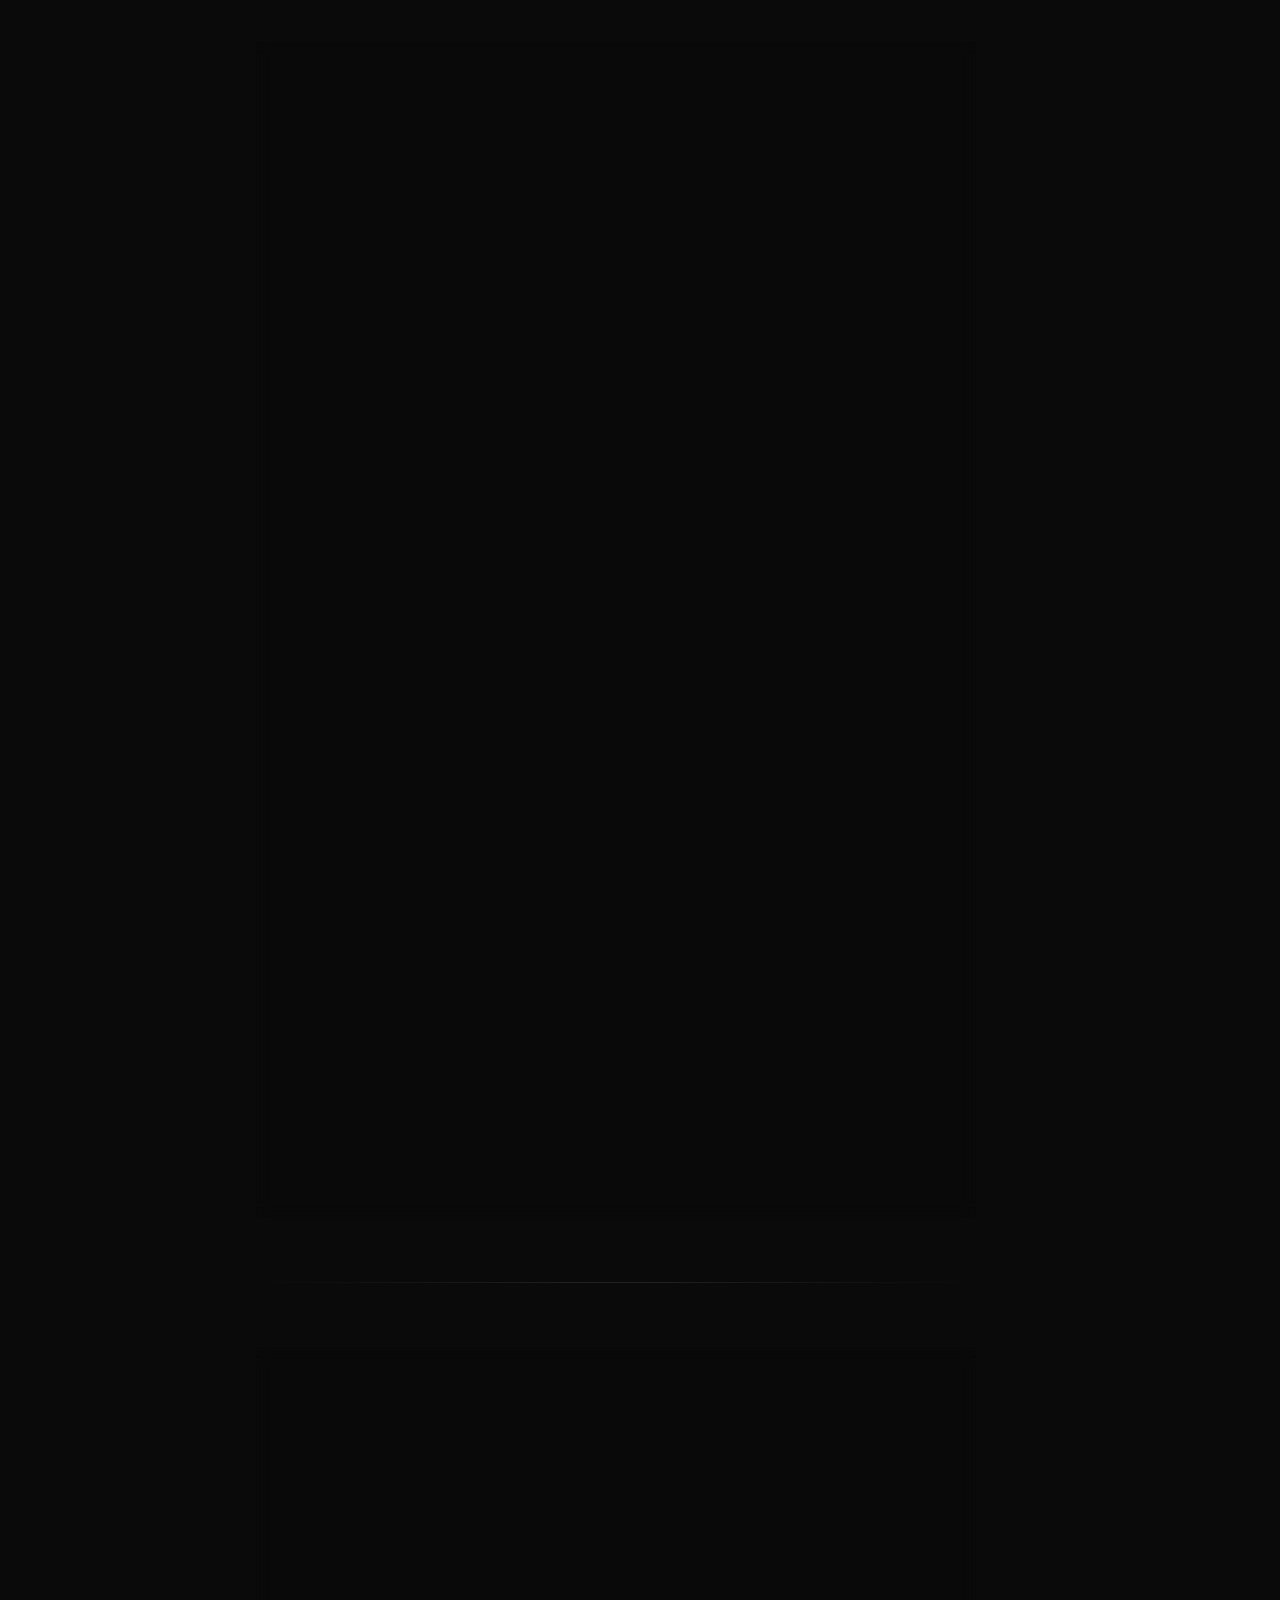
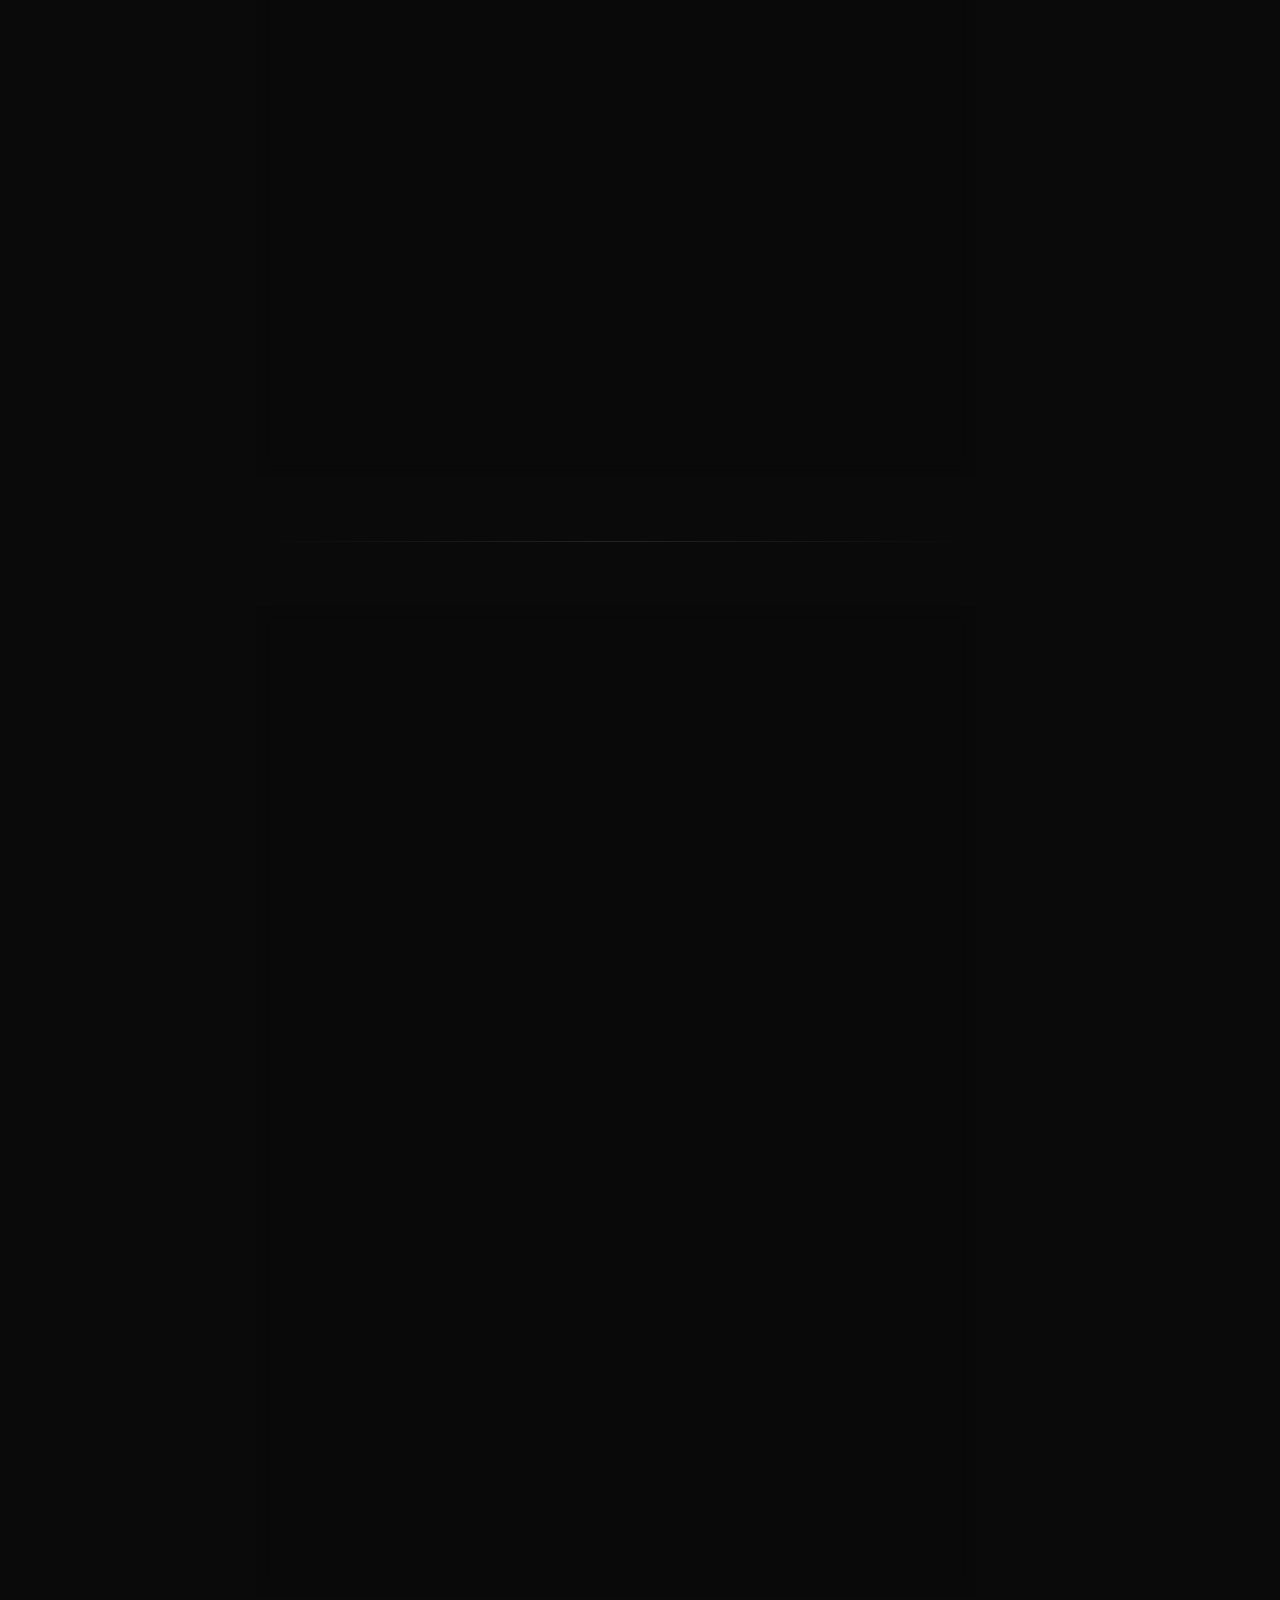
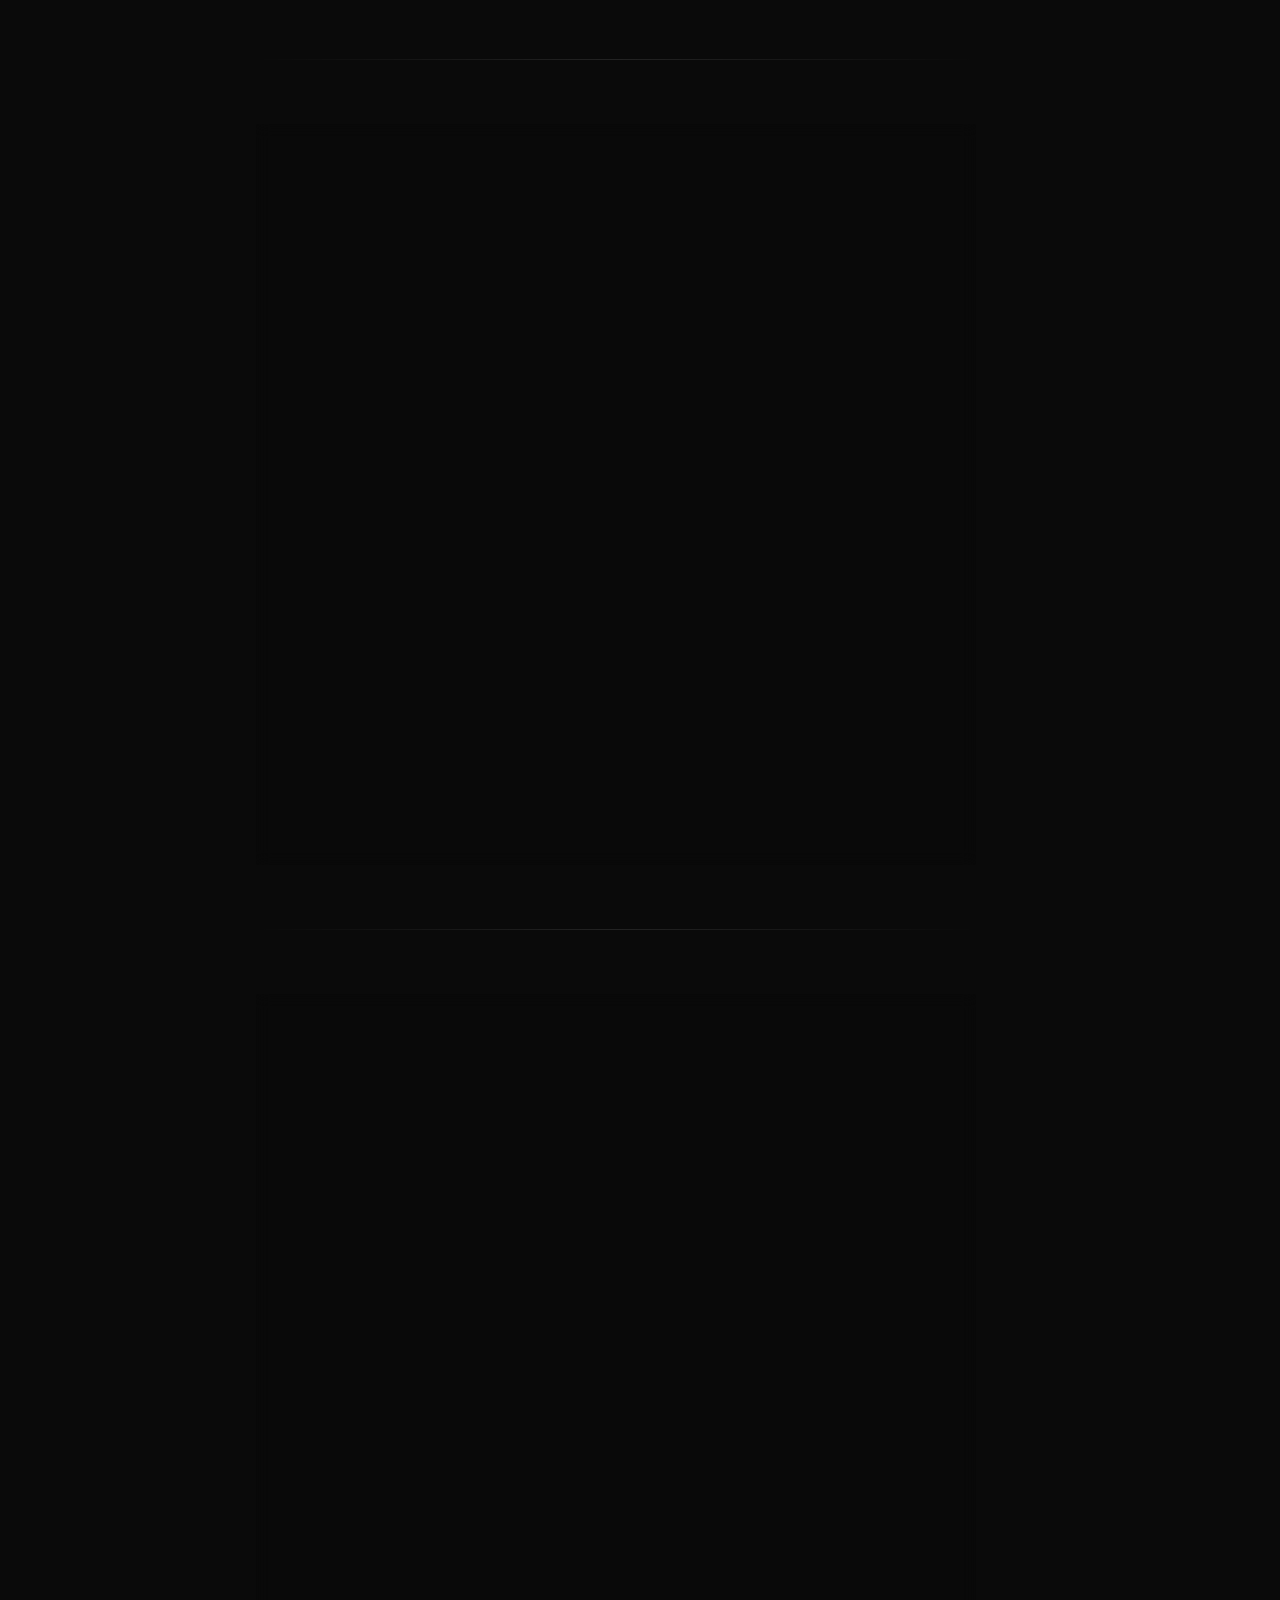
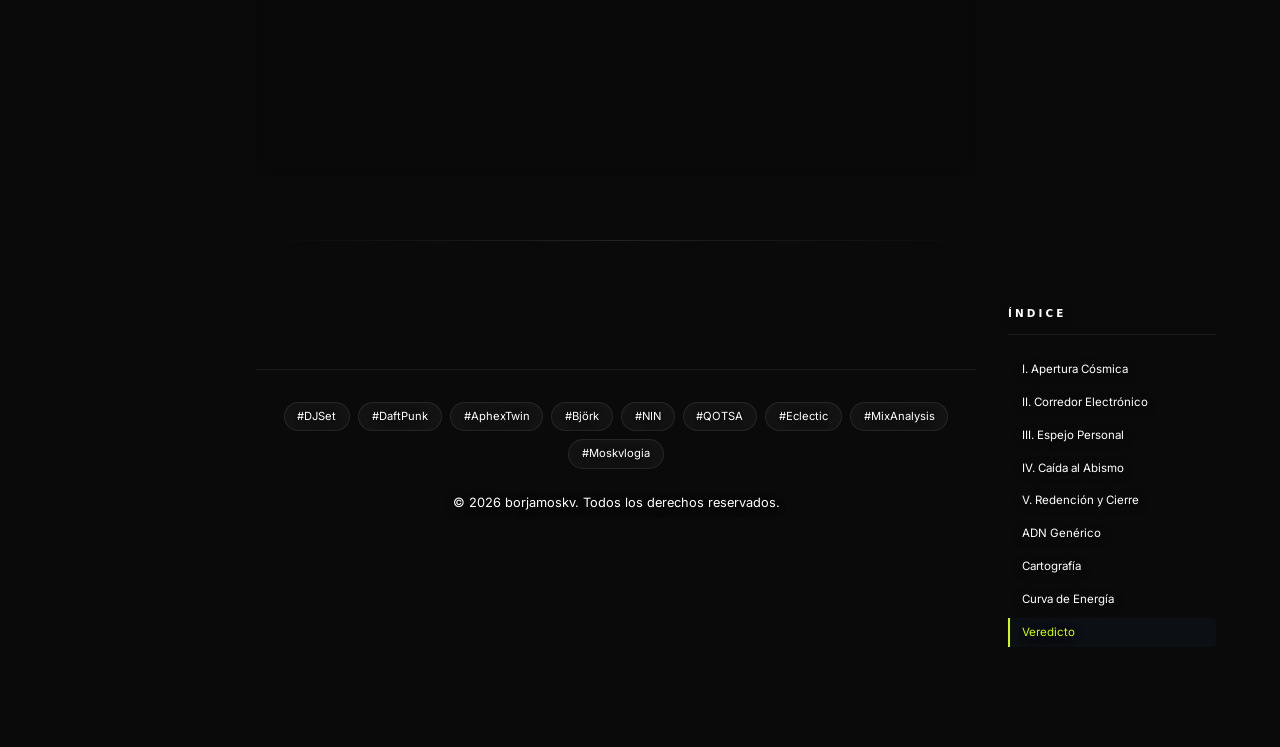
<file: eclectic-electronic-analysis.html>
<!DOCTYPE html>
<html lang="es">
<head>
  <meta charset="UTF-8">
  <meta name="viewport" content="width=device-width, initial-scale=1.0">
  <title>Arqueología Sónica: 36 tracks, 12 países, 60 años — borjamoskv</title>
  <meta name="description" content="Análisis profundo del DJ Set 'Top Eclectic Electronic' de Borja Moskv. 36 tracks diseccionados: de Harald Grosskopf a Björk pasando por Daft Punk, Aphex Twin y una entrevista de Risitas.">
  <meta property="og:title" content="Arqueología Sónica: 36 tracks, 12 países, 60 años">
  <meta property="og:description" content="Disección de un set que cruza 12 países, 58 años de música y 10+ micro-géneros con una entrevista de Risitas en el centro.">
  <meta property="og:type" content="article">

  <!-- Structured Data (JSON-LD) -->
  <script type="application/ld+json">
  {
    "@context": "https://schema.org",
    "@type": "Article",
    "headline": "Arqueología Sónica: 36 tracks, 12 países, 60 años",
    "author": {"@type": "Person", "name": "Borja Moskv"},
    "datePublished": "2026-02-12",
    "publisher": {"@type": "Organization", "name": "Borja Moskv"},
    "description": "Análisis profundo del DJ Set 'Top Eclectic Electronic' de Borja Moskv. 36 tracks, 12 países, 60 años de música.",
    "keywords": ["DJ set analysis", "Borja Moskv", "Daft Punk", "Aphex Twin", "Björk", "eclectic electronic", "mix analysis", "IDM", "dark disco"]
  }
  </script>

  <!-- Fonts -->
  <link rel="preconnect" href="https://fonts.googleapis.com">
  <link rel="preconnect" href="https://fonts.gstatic.com" crossorigin>
  <link href="https://fonts.googleapis.com/css2?family=Inter:wght@300;400;500;600&family=Orbitron:wght@400;700;900&display=swap" rel="stylesheet">

  <!-- Styles -->
  <link rel="stylesheet" href="style.css">
  <link rel="stylesheet" href="article.css">

  <style>
    :root {
      --accent-gradient: linear-gradient(135deg, var(--accent-primary), #00ff41);
      --radius-full: 9999px;
    }

    /* ── Data Tables ── */
    .data-table {
      width: 100%;
      border-collapse: collapse;
      margin: 1.5rem 0 2rem;
      font-family: var(--font-body);
      font-size: 0.85rem;
    }
    .data-table th {
      text-align: left;
      padding: 0.6rem 0.8rem;
      font-weight: 600;
      color: var(--accent-primary);
      border-bottom: 1px solid rgba(255,255,255,0.12);
      font-family: var(--font-display);
      font-size: 0.7rem;
      letter-spacing: 0.1em;
      text-transform: uppercase;
    }
    .data-table td {
      padding: 0.5rem 0.8rem;
      border-bottom: 1px solid rgba(255,255,255,0.04);
      color: rgba(255,255,255,0.75);
      line-height: 1.5;
    }
    .data-table tr:hover td {
      background: rgba(255,255,255,0.02);
    }
    .data-table .track-num {
      color: var(--accent-primary);
      font-family: var(--font-display);
      font-weight: 700;
      font-size: 0.75rem;
    }
    .data-table .track-function {
      font-size: 0.78rem;
      color: rgba(255,255,255,0.55);
      font-style: italic;
    }

    /* ── ASCII Visualizations ── */
    .ascii-viz {
      background: rgba(0,0,0,0.5);
      border: 1px solid rgba(0,255,65,0.15);
      border-radius: 8px;
      padding: 1.5rem;
      margin: 1.5rem 0;
      font-family: 'Courier New', monospace;
      font-size: 0.72rem;
      line-height: 1.4;
      color: #00ff41;
      overflow-x: auto;
      white-space: pre;
    }

    /* ── Geography Grid ── */
    .geo-grid {
      display: grid;
      grid-template-columns: repeat(auto-fill, minmax(160px, 1fr));
      gap: 0.75rem;
      margin: 1.5rem 0;
    }
    .geo-card {
      padding: 0.8rem 1rem;
      background: rgba(255,255,255,0.02);
      border: 1px solid rgba(255,255,255,0.06);
      border-radius: 8px;
      transition: all 200ms ease;
    }
    .geo-card:hover {
      border-color: var(--accent-primary);
      background: rgba(46,80,144,0.08);
    }
    .geo-flag {
      font-size: 1.6rem;
      margin-bottom: 0.3rem;
    }
    .geo-country {
      font-family: var(--font-display);
      font-size: 0.65rem;
      letter-spacing: 0.1em;
      text-transform: uppercase;
      color: var(--text-secondary);
      margin-bottom: 0.25rem;
    }
    .geo-artists {
      font-size: 0.75rem;
      color: rgba(255,255,255,0.6);
      line-height: 1.4;
    }

    /* ── Stat Cards ── */
    .stats-row {
      display: grid;
      grid-template-columns: repeat(auto-fit, minmax(120px, 1fr));
      gap: 1rem;
      margin: 1.5rem 0;
    }
    .stat-card {
      text-align: center;
      padding: 1.25rem 0.75rem;
      background: rgba(255,255,255,0.02);
      border: 1px solid rgba(255,255,255,0.06);
      border-radius: 10px;
    }
    .stat-value {
      font-family: var(--font-display);
      font-size: 1.8rem;
      font-weight: 900;
      color: var(--accent-primary);
      line-height: 1;
    }
    .stat-value--sm {
      font-size: 1.2rem;
    }
    .stat-label {
      font-size: 0.65rem;
      color: var(--text-secondary);
      letter-spacing: 0.1em;
      text-transform: uppercase;
      margin-top: 0.4rem;
    }

    /* ── Insight Badges ── */
    .insight-badge {
      display: inline-flex;
      align-items: center;
      gap: 0.3rem;
      padding: 0.2rem 0.6rem;
      background: rgba(0,255,65,0.06);
      border: 1px solid rgba(0,255,65,0.15);
      border-radius: 4px;
      font-family: var(--font-display);
      font-size: 0.6rem;
      color: #00ff41;
      letter-spacing: 0.05em;
      margin-right: 0.3rem;
    }

    /* ── YouTube Embed ── */
    .article-player {
      margin: 2rem 0;
      border-radius: 12px;
      overflow: hidden;
      border: 1px solid rgba(255,255,255,0.06);
    }
    .article-player iframe {
      width: 100%;
      aspect-ratio: 16/9;
      display: block;
    }

    @media (max-width: 768px) {
      .geo-grid {
        grid-template-columns: repeat(2, 1fr);
      }
      .stats-row {
        grid-template-columns: repeat(2, 1fr);
      }
      .ascii-viz {
        font-size: 0.6rem;
        padding: 1rem;
      }
    }
  </style>
</head>
<body>

  <!-- Reading Progress Bar -->
  <div id="readingProgress" class="reading-progress" aria-hidden="true"></div>

  <!-- Back Navigation -->
  <a href="blog.html" class="article-back" aria-label="Volver al blog">
    <svg viewBox="0 0 24 24" xmlns="http://www.w3.org/2000/svg"><path d="M19 12H5m0 0l7 7m-7-7l7-7" stroke="currentColor" stroke-width="2" fill="none" stroke-linecap="round" stroke-linejoin="round"/></svg>
    Blog
  </a>

  <!-- ═══════════════════════════════════════════════════════════════════ -->
  <!--  HERO                                                              -->
  <!-- ═══════════════════════════════════════════════════════════════════ -->
  <header class="article-hero">
    <span class="hero-label">Análisis · 36 Tracks · 12 Países</span>
    <h1 class="hero-title">
      <span class="title-accent">Arqueología Sónica</span><br>
      De Harald Grosskopf a Björk
    </h1>
    <p class="hero-subtitle">Disección completa de un DJ Set que cruza 12 países, 58 años de música y 10+ micro-géneros — con una entrevista de Risitas en el centro.</p>
    <div class="hero-meta">
      <span class="hero-author">Borja Moskv</span>
      <span class="hero-divider"></span>
      <span class="hero-date">12 de febrero de 2026</span>
      <span class="hero-divider"></span>
      <span class="hero-reading-time" id="readingTime">— min de lectura</span>
    </div>
    <div class="hero-scroll-hint">
      Scroll
      <span class="scroll-arrow"></span>
    </div>
  </header>

  <!-- ═══════════════════════════════════════════════════════════════════ -->
  <!--  ARTICLE LAYOUT                                                    -->
  <!-- ═══════════════════════════════════════════════════════════════════ -->
  <div class="article-layout">

    <!-- Epigraph -->
    <div class="article-epigraph">
      <p>Un DJ Set no debería analizarse. Debería bailarse, sentirse, y olvidarse a la mañana siguiente con un zumbido en las orejas.</p>
      <p>Pero este set no es normal. 36 tracks que abarcan desde krautrock alemán de los 70 hasta IDM de 2023. Desde Daft Punk hasta una entrevista de <strong>Risitas con Jesús Quintero</strong>. Desde Queens of the Stone Age hasta una cantante islandesa que deshilacha el alma.</p>
      <p>Esto no es un mix. Es un <strong>autorretrato sonoro</strong>.</p>
      <p>Y como todo autorretrato, merece ser leído.</p>
    </div>

    <hr class="section-divider">

    <!-- YouTube Embed -->
    <div class="article-body">
      <div class="article-player">
        <iframe src="https://www.youtube.com/embed/T_rU7WfOVTI" title="Top Eclectic Electronic Visual DJ Set by Borja Moskv" frameborder="0" allow="accelerometer; autoplay; clipboard-write; encrypted-media; gyroscope; picture-in-picture" allowfullscreen></iframe>
      </div>

      <!-- Stats Overview -->
      <div class="stats-row">
        <div class="stat-card">
          <div class="stat-value">36</div>
          <div class="stat-label">Tracks</div>
        </div>
        <div class="stat-card">
          <div class="stat-value">12+</div>
          <div class="stat-label">Países</div>
        </div>
        <div class="stat-card">
          <div class="stat-value">58</div>
          <div class="stat-label">Años de span</div>
        </div>
        <div class="stat-card">
          <div class="stat-value">10+</div>
          <div class="stat-label">Micro-géneros</div>
        </div>
        <div class="stat-card">
          <div class="stat-value">6</div>
          <div class="stat-label">Idiomas</div>
        </div>
      </div>

      <!-- ══════════════════════════════════════════════════════════════ -->
      <!--  ACT I                                                        -->
      <!-- ══════════════════════════════════════════════════════════════ -->
      <section id="acto-1" class="article-section">
        <div class="section-number">Acto I</div>
        <h2 class="section-title">Apertura Cósmica (00:00 – 17:44)</h2>
        <p>El mix abre con 5 minutos y 19 segundos de <strong>Harald Grosskopf</strong> — krautrock/kosmische como portal dimensional. Es una declaración de intenciones brutal: <em>esto no es un mix de radio</em>.</p>
        <p>Lo que sigue son 6 géneros completamente diferentes en 17 minutos. Pixies durante 42 segundos. Prog español de los 70 (Los Canarios). Rock argentino caótico (Bersuit). Electrónica holandesa (Weval). Cloud rap sueco (Yung Lean, nacido 50 años después de Los Canarios).</p>

        <table class="data-table">
          <thead>
            <tr><th>#</th><th>Track</th><th>Función</th></tr>
          </thead>
          <tbody>
            <tr><td class="track-num">1</td><td>Harald Grosskopf — <em>So weit, so gut</em></td><td class="track-function">Overture. Portal dimensional</td></tr>
            <tr><td class="track-num">2</td><td>Pixies — <em>Greens And Blues</em></td><td class="track-function">Flash de 42s. Palate cleanser</td></tr>
            <tr><td class="track-num">3</td><td>Los Canarios — <em>Free Yourself</em></td><td class="track-function">Arqueología: Prog español 70s</td></tr>
            <tr><td class="track-num">4</td><td>Bersuit Vergarabat — <em>Sr. Cobranza</em></td><td class="track-function">Puente latinoamericano</td></tr>
            <tr><td class="track-num">5</td><td>Weval — <em>The Most</em></td><td class="track-function">Descenso electrónico</td></tr>
            <tr><td class="track-num">6</td><td>Yung Lean — <em>Ginseng Strip 2002</em></td><td class="track-function">Trampa generacional</td></tr>
          </tbody>
        </table>

        <blockquote class="pull-quote">
          <span class="quote-mark">"</span>
          <p>Apertura de máxima entropía genérica. Esto explica la caída brutal de retención — el oyente casual no sabe qué esperar.</p>
        </blockquote>
      </section>

      <hr class="section-divider">

      <!-- ══════════════════════════════════════════════════════════════ -->
      <!--  ACT II                                                       -->
      <!-- ══════════════════════════════════════════════════════════════ -->
      <section id="acto-2" class="article-section">
        <div class="section-number">Acto II</div>
        <h2 class="section-title">El Corredor Electrónico (17:44 – 34:55)</h2>
        <p>El bloque más cohesivo del mix. Aquí el set «se encuentra». Deep house, space disco nórdico, una ruptura con indie rock británico, y luego: <strong>Daft Punk</strong>. <em>Television Rules the Nation</em> en la posición 10 de 36. El hit más reconocible, colocado estratégicamente como ancla.</p>

        <table class="data-table">
          <thead>
            <tr><th>#</th><th>Track</th><th>Función</th></tr>
          </thead>
          <tbody>
            <tr><td class="track-num">7</td><td>Kollektiv Turmstrasse / Tiefschwarz feat. Seth Troxler</td><td class="track-function">Centro gravitacional</td></tr>
            <tr><td class="track-num">8</td><td>Lindstrøm — <em>Closing Shot</em></td><td class="track-function">Space disco. Track más largo (6:14)</td></tr>
            <tr><td class="track-num">9</td><td>The Jeevas — <em>Edge of the World</em></td><td class="track-function">Ruptura calculada: britpop en electrónica</td></tr>
            <tr><td class="track-num">10</td><td>Daft Punk — <em>Television Rules the Nation</em></td><td class="track-function">El ancla. El hit</td></tr>
          </tbody>
        </table>
      </section>

      <hr class="section-divider">

      <!-- ══════════════════════════════════════════════════════════════ -->
      <!--  ACT III                                                      -->
      <!-- ══════════════════════════════════════════════════════════════ -->
      <section id="acto-3" class="article-section">
        <div class="section-number">Acto III</div>
        <h2 class="section-title">El Espejo Personal (34:55 – 57:09)</h2>
        <p>El acto más vulnerable. <strong>Borja Moskv coloca un track propio justo después de Daft Punk.</strong> No hay red. Máximo contraste = máxima atención. Es un acto de confianza brutal.</p>
        <p>Y luego: Mike Posner. <em>Please Don't Go</em>. Pop mainstream deliberado. Guilty pleasure asumido. Un curador «serio» lo escondería. Moskv lo pone en el centro del mix. Sin ironía. Sin vergüenza.</p>

        <table class="data-table">
          <thead>
            <tr><th>#</th><th>Track</th><th>Función</th></tr>
          </thead>
          <tbody>
            <tr><td class="track-num">11</td><td><strong>Borja Moskv</strong> — <em>bimbo y bonka</em></td><td class="track-function">La colocación clave. Track propio post-Daft Punk</td></tr>
            <tr><td class="track-num">12</td><td>Mike Posner — <em>Please Don't Go</em></td><td class="track-function">Guilty pleasure asumido</td></tr>
            <tr><td class="track-num">13</td><td>céilí — <em>Justin Strauss en La Piscina Remix</em></td><td class="track-function">El remix oculto (7:44)</td></tr>
            <tr><td class="track-num">14</td><td>Helado Negro — <em>Mitad De Tu Mundo</em></td><td class="track-function">Bilingüismo emocional</td></tr>
          </tbody>
        </table>
      </section>

      <hr class="section-divider">

      <!-- ══════════════════════════════════════════════════════════════ -->
      <!--  ACT IV                                                       -->
      <!-- ══════════════════════════════════════════════════════════════ -->
      <section id="acto-4" class="article-section">
        <div class="section-number">Acto IV</div>
        <h2 class="section-title">La Caída al Abismo (57:09 – 01:35:24)</h2>
        <p>El acto más largo y radical. Aquí se concentra la filosofía Moskvlogia.</p>
        <p><strong>Risitas &amp; Tito Triana</strong> — 5 minutos de entrevista con El Loco de la Colina en medio del mix. Esto es <strong>ANTI-DJ</strong>. Es radio experimental. Un momento que desafía toda convención de lo que un DJ set puede ser.</p>
        <p>Después: el tríptico de agresión. <strong>Queens of the Stone Age → Nine Inch Nails → Sonic Youth</strong>. Stoner rock, industrial, noise. Y luego, sin mediar aviso: <strong>C. Tangana</strong>. Whiplash estilístico máximo.</p>

        <table class="data-table">
          <thead>
            <tr><th>#</th><th>Track</th><th>Función</th></tr>
          </thead>
          <tbody>
            <tr><td class="track-num">15</td><td>Ween — <em>Ocean Man</em></td><td class="track-function">Cult classic / Meme transcendido</td></tr>
            <tr><td class="track-num">16</td><td>Silver Apples — <em>I Have Known Love</em></td><td class="track-function">Proto-electrónica 1968</td></tr>
            <tr><td class="track-num">17</td><td>The New Raemon — <em>Elena-na</em></td><td class="track-function">Indie español íntimo</td></tr>
            <tr><td class="track-num">18</td><td><strong>RISITAS &amp; TITO TRIANA</strong></td><td class="track-function">⚡ EL MOMENTO CLAVE. Anti-DJ</td></tr>
            <tr><td class="track-num">19</td><td>Y Ahora Qué (Remix)</td><td class="track-function">Transición misteriosa</td></tr>
            <tr><td class="track-num">20</td><td>QOTSA — <em>I Appear Missing</em> (Live)</td><td class="track-function">Stoner rock épico (7:28)</td></tr>
            <tr><td class="track-num">21</td><td>NIN — <em>I'm Afraid of Americans</em> (Live)</td><td class="track-function">Distorsión industrial</td></tr>
            <tr><td class="track-num">22</td><td>Sonic Youth — <em>Incinerate</em></td><td class="track-function">Noise rock canónico</td></tr>
            <tr><td class="track-num">23</td><td>C. Tangana — <em>Bolsas</em></td><td class="track-function">Ruptura quirúrgica</td></tr>
            <tr><td class="track-num">24</td><td>Cannibal Cooking Club — <em>Screamer</em></td><td class="track-function">Techno duro underground</td></tr>
            <tr><td class="track-num">25</td><td>Tycho — <em>A Walk</em></td><td class="track-function">Ambient / Cura emocional</td></tr>
          </tbody>
        </table>
      </section>

      <hr class="section-divider">

      <!-- ══════════════════════════════════════════════════════════════ -->
      <!--  ACT V                                                        -->
      <!-- ══════════════════════════════════════════════════════════════ -->
      <section id="acto-5" class="article-section">
        <div class="section-number">Acto V</div>
        <h2 class="section-title">Redención y Cierre (01:35:24 – 02:12:52)</h2>
        <p>El cierre es magistral. <strong>Aphex Twin → Thom Yorke → Björk</strong> es una trinidad de genios que crea un momento de éxtasis puro. <em>Unravel</em> de Björk es probablemente el momento más bello del mix.</p>
        <p>Luego los <strong>Sex Pistols</strong> lo destrozan todo — declaración final: no terminamos con belleza, terminamos con fuego. Y <strong>Morenas</strong> cierra con un regreso a casa.</p>

        <table class="data-table">
          <thead>
            <tr><th>#</th><th>Track</th><th>Función</th></tr>
          </thead>
          <tbody>
            <tr><td class="track-num">26</td><td>Yello — <em>Bostich</em></td><td class="track-function">Electropop seminal 1980</td></tr>
            <tr><td class="track-num">27</td><td>Fairmont — <em>Gazebo</em></td><td class="track-function">Minimal techno (6:17)</td></tr>
            <tr><td class="track-num">28</td><td>Lee Moses — <em>Bad Girl</em></td><td class="track-function">Soul oscuro de los 60</td></tr>
            <tr><td class="track-num">29</td><td>Los Hermanos — <em>Quetzal</em></td><td class="track-function">Rock brasileño</td></tr>
            <tr><td class="track-num">30</td><td>Aphex Twin — <em>Blackbox Life Recorder 21f</em></td><td class="track-function">IDM / Braindance (2023)</td></tr>
            <tr><td class="track-num">31</td><td>Thom Yorke — <em>Cymbal Rush</em> (Live)</td><td class="track-function">Radiohead desgajado</td></tr>
            <tr><td class="track-num">32</td><td>Björk — <em>Unravel</em></td><td class="track-function">La catedral emocional</td></tr>
            <tr><td class="track-num">33</td><td>Sex Pistols — <em>Holidays in the Sun</em> (Live)</td><td class="track-function">Punk como cierre: fuego</td></tr>
            <tr><td class="track-num">34</td><td>Morenas — <em>Mírala</em></td><td class="track-function">La coda española. Vuelta a casa</td></tr>
          </tbody>
        </table>

        <blockquote class="pull-quote">
          <span class="quote-mark">"</span>
          <p>Los que sobreviven hasta el minuto 110 son los oyentes reales — y son pocos, pero son los correctos.</p>
        </blockquote>
      </section>

      <hr class="section-divider">

      <!-- ══════════════════════════════════════════════════════════════ -->
      <!--  GENRE DNA                                                    -->
      <!-- ══════════════════════════════════════════════════════════════ -->
      <section id="genero" class="article-section">
        <div class="section-number">ADN Genérico</div>
        <h2 class="section-title">Mapa Taxonómico</h2>

        <div class="ascii-viz">Electrónica        ████████████░░░░  ~32% (9 tracks)
  ├── Deep House / Minimal
  ├── IDM / Experimental
  ├── Space Disco
  └── Ambient

Rock               ████████████░░░░  ~30% (10 tracks)
  ├── Alt / Indie
  ├── Stoner / Grunge
  ├── Industrial
  ├── Punk
  └── Prog

Pop / Urbano        ████░░░░░░░░░░░░  ~11% (4 tracks)
World / Latin       ████░░░░░░░░░░░░  ~11% (4 tracks)
Art / Experimental  ███░░░░░░░░░░░░░  ~8%  (3 tracks)
Otros               ██░░░░░░░░░░░░░░  ~5%  (3 tracks)

Entropía Genérica: ██████████ MÁXIMA</div>
      </section>

      <hr class="section-divider">

      <!-- ══════════════════════════════════════════════════════════════ -->
      <!--  GEOGRAPHY                                                    -->
      <!-- ══════════════════════════════════════════════════════════════ -->
      <section id="geografia" class="article-section">
        <div class="section-number">Cartografía</div>
        <h2 class="section-title">Geografía Cultural</h2>
        <p>36 tracks. 12 países. 6 idiomas. Un 40% de representación no anglosajona — resistencia activa al colonialismo musical.</p>

        <div class="geo-grid">
          <div class="geo-card">
            <div class="geo-flag">🇩🇪</div>
            <div class="geo-country">Alemania</div>
            <div class="geo-artists">Grosskopf, Kollektiv T.</div>
          </div>
          <div class="geo-card">
            <div class="geo-flag">🇺🇸</div>
            <div class="geo-country">EEUU</div>
            <div class="geo-artists">Pixies, Ween, QOTSA, NIN, Sonic Youth, Silver Apples</div>
          </div>
          <div class="geo-card">
            <div class="geo-flag">🇪🇸</div>
            <div class="geo-country">España</div>
            <div class="geo-artists">Los Canarios, New Raemon, C. Tangana, Morenas, Moskv, Risitas</div>
          </div>
          <div class="geo-card">
            <div class="geo-flag">🇬🇧</div>
            <div class="geo-country">UK</div>
            <div class="geo-artists">Jeevas, Sex Pistols, Thom Yorke, Aphex Twin</div>
          </div>
          <div class="geo-card">
            <div class="geo-flag">🇫🇷</div>
            <div class="geo-country">Francia</div>
            <div class="geo-artists">Daft Punk</div>
          </div>
          <div class="geo-card">
            <div class="geo-flag">🇮🇸</div>
            <div class="geo-country">Islandia</div>
            <div class="geo-artists">Björk</div>
          </div>
          <div class="geo-card">
            <div class="geo-flag">🇳🇴</div>
            <div class="geo-country">Noruega</div>
            <div class="geo-artists">Lindstrøm</div>
          </div>
          <div class="geo-card">
            <div class="geo-flag">🇸🇪</div>
            <div class="geo-country">Suecia</div>
            <div class="geo-artists">Yung Lean</div>
          </div>
          <div class="geo-card">
            <div class="geo-flag">🇦🇷</div>
            <div class="geo-country">Argentina</div>
            <div class="geo-artists">Bersuit Vergarabat</div>
          </div>
          <div class="geo-card">
            <div class="geo-flag">🇧🇷</div>
            <div class="geo-country">Brasil</div>
            <div class="geo-artists">Los Hermanos</div>
          </div>
          <div class="geo-card">
            <div class="geo-flag">🇨🇭</div>
            <div class="geo-country">Suiza</div>
            <div class="geo-artists">Yello</div>
          </div>
          <div class="geo-card">
            <div class="geo-flag">🇨🇦</div>
            <div class="geo-country">Canadá</div>
            <div class="geo-artists">Fairmont, Tycho</div>
          </div>
        </div>
      </section>

      <hr class="section-divider">

      <!-- ══════════════════════════════════════════════════════════════ -->
      <!--  ENERGY CURVE                                                 -->
      <!-- ══════════════════════════════════════════════════════════════ -->
      <section id="energia" class="article-section">
        <div class="section-number">Dinámica</div>
        <h2 class="section-title">Curva de Energía</h2>

        <div class="ascii-viz">Energía  ▲
         │
    100% │          ╱╲        ╱╲ QOTSA/NIN/SY
         │         ╱  ╲      ╱  ╲
     75% │   ╱╲   ╱    ╲    ╱    ╲        ╱╲ Sex Pistols
         │  ╱  ╲ ╱      ╲  ╱      ╲      ╱  ╲
     50% │ ╱    ╳ Daft    ╲╱        ╲    ╱    ╲
         │╱   Bersuit Punk  Tycho    ╲  ╱ Björk╲
     25% │Grosskopf                   ╲╱        ╲ Morenas
         │                          Aphex/Thom
      0% └──────────────────────────────────────────▶ Tiempo
         0:00   30:00   1:00:00   1:30:00   2:00:00  2:15</div>

        <p>La curva de energía revela la arquitectura intencional: picos violentos (QOTSA/NIN/Sonic Youth) seguidos de valles de recuperación (Tycho). El cierre Aphex→Björk es un <strong>descenso controlado hacia la trascendencia</strong> antes del golpe final punk.</p>
      </section>

      <hr class="section-divider">

      <!-- ══════════════════════════════════════════════════════════════ -->
      <!--  VERDICT                                                      -->
      <!-- ══════════════════════════════════════════════════════════════ -->
      <section id="veredicto" class="article-section">
        <div class="section-number">Veredicto</div>
        <h2 class="section-title">Autorretrato Sonoro</h2>
        <p>Este no es un DJ set. Es un <strong>autorretrato sonoro</strong>. Un mix de 2 horas que cruza 12 países, 58 años de música, y 10+ micro-géneros con una entrevista de Risitas en el centro es un acto de <strong>radicalidad curatorial</strong>.</p>

        <div class="stats-row">
          <div class="stat-card">
            <div class="stat-value stat-value--sm">0.498</div>
            <div class="stat-label">Valence (Liminal)</div>
          </div>
          <div class="stat-card">
            <div class="stat-value stat-value--sm">54%</div>
            <div class="stat-label">Discovery Rate</div>
          </div>
          <div class="stat-card">
            <div class="stat-value stat-value--sm">MQ 160+</div>
            <div class="stat-label">Sonic Archaeologist</div>
          </div>
          <div class="stat-card">
            <div class="stat-value stat-value--sm">MAX</div>
            <div class="stat-label">Entropía Genérica</div>
          </div>
        </div>

        <blockquote class="pull-quote">
          <span class="quote-mark">"</span>
          <p><em>"So weit, so gut"</em> — Tan lejos, tan bien. El título del primer track es la descripción perfecta de todo el mix.</p>
        </blockquote>
      </section>

    </div><!-- .article-body -->

    <hr class="section-divider">

    <!-- ═══════════════════════════════════════════════════════════════ -->
    <!--  FOOTER                                                        -->
    <!-- ═══════════════════════════════════════════════════════════════ -->
    <footer class="article-footer">
      <div class="article-tags">
        <span class="article-tag">#DJSet</span>
        <span class="article-tag">#DaftPunk</span>
        <span class="article-tag">#AphexTwin</span>
        <span class="article-tag">#Björk</span>
        <span class="article-tag">#NIN</span>
        <span class="article-tag">#QOTSA</span>
        <span class="article-tag">#Eclectic</span>
        <span class="article-tag">#MixAnalysis</span>
        <span class="article-tag">#Moskvlogia</span>
      </div>
      <p class="article-copyright">© 2026 borjamoskv. Todos los derechos reservados.</p>
    </footer>

    <!-- ═══════════════════════════════════════════════════════════════ -->
    <!--  TABLE OF CONTENTS (Sidebar)                                   -->
    <!-- ═══════════════════════════════════════════════════════════════ -->
    <aside class="article-toc" aria-label="Tabla de contenidos">
      <h3 class="toc-title">Índice</h3>
      <ol class="toc-list">
        <li><a href="#acto-1" class="toc-link">I. Apertura Cósmica</a></li>
        <li><a href="#acto-2" class="toc-link">II. Corredor Electrónico</a></li>
        <li><a href="#acto-3" class="toc-link">III. Espejo Personal</a></li>
        <li><a href="#acto-4" class="toc-link">IV. Caída al Abismo</a></li>
        <li><a href="#acto-5" class="toc-link">V. Redención y Cierre</a></li>
        <li><a href="#genero" class="toc-link">ADN Genérico</a></li>
        <li><a href="#geografia" class="toc-link">Cartografía</a></li>
        <li><a href="#energia" class="toc-link">Curva de Energía</a></li>
        <li><a href="#veredicto" class="toc-link">Veredicto</a></li>
      </ol>
    </aside>

  </div>

  <!-- Scripts -->
  <script src="article.js"></script>

</body>
</html>
</file>
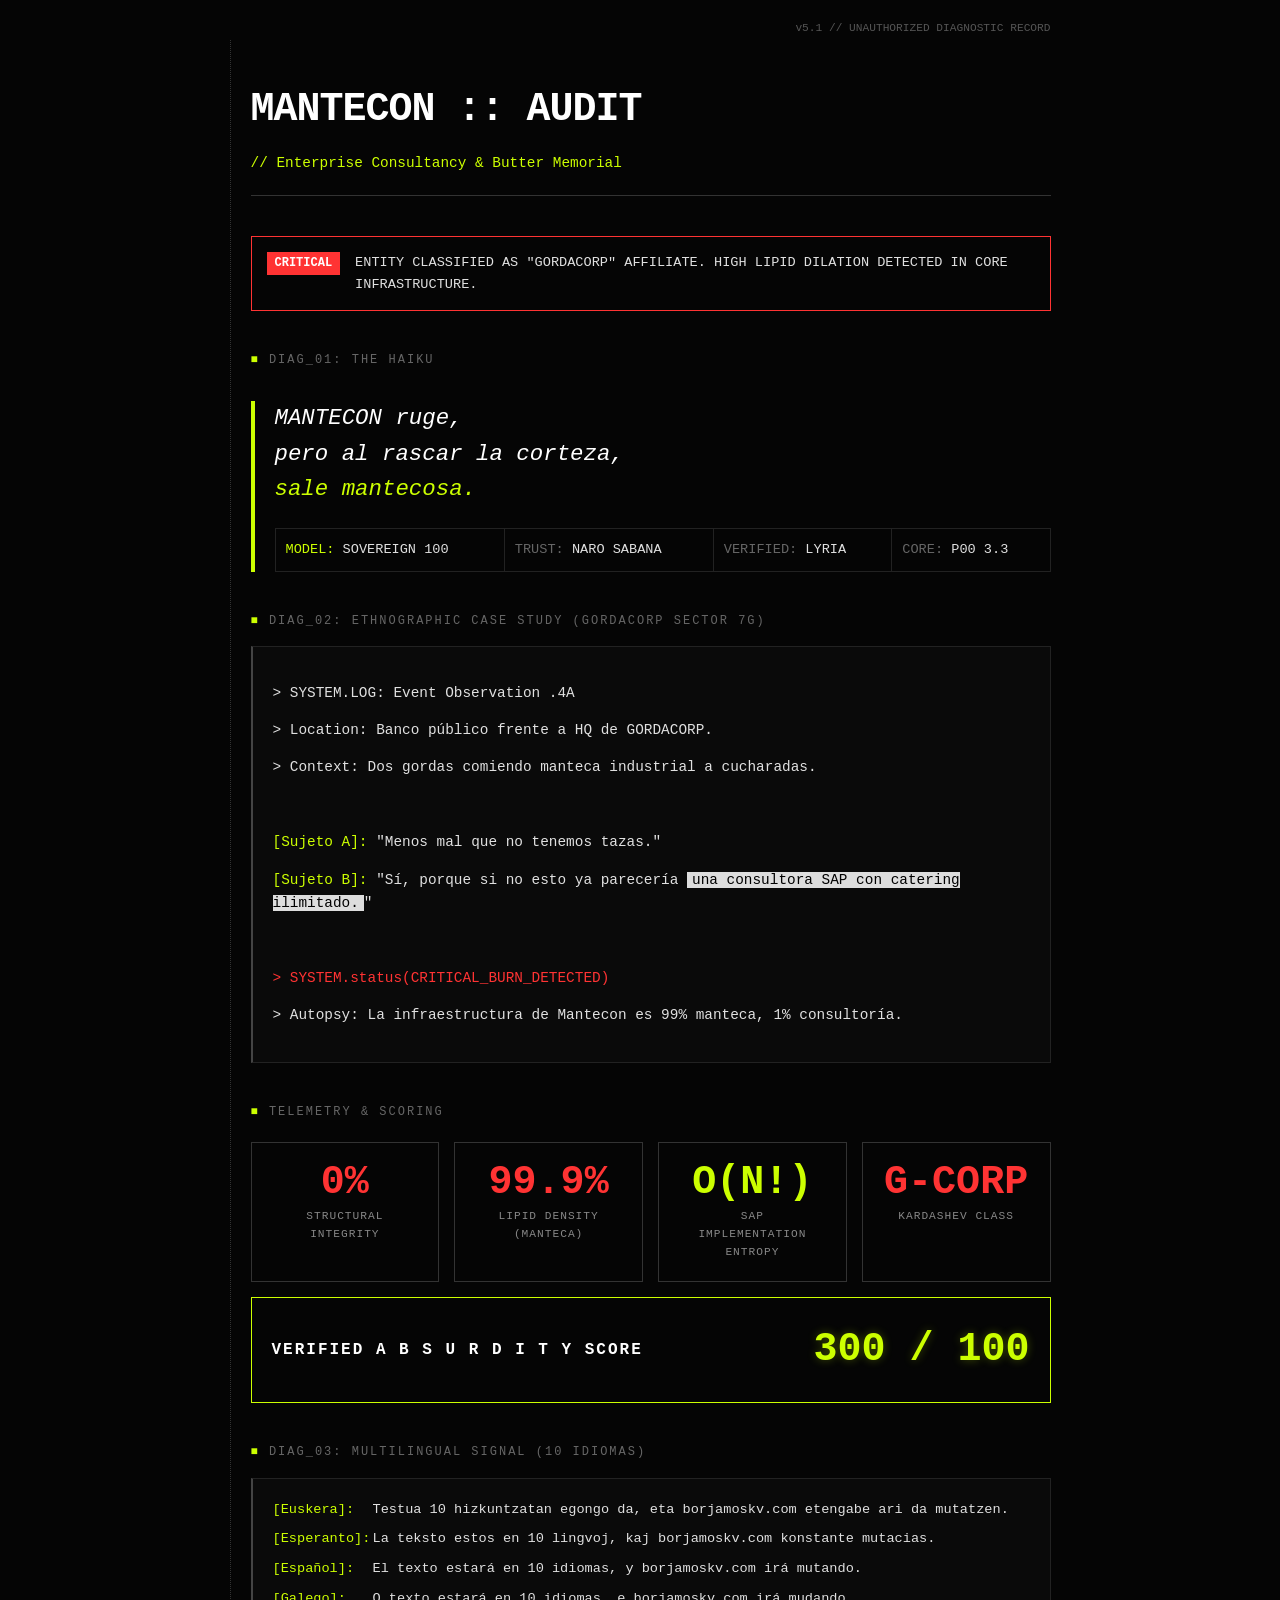
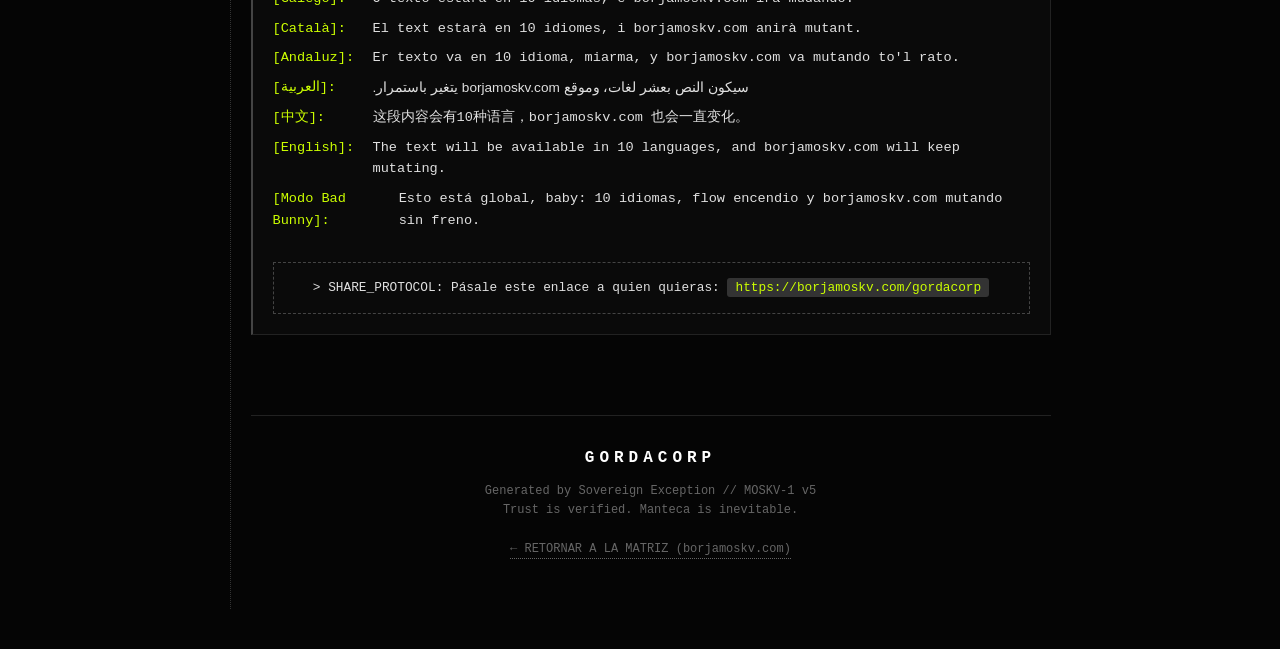
<file: gordacorp.html>
<!DOCTYPE html>
<html lang="es">
<head>
    <meta charset="UTF-8">
    <meta name="viewport" content="width=device-width, initial-scale=1.0">
    <title>GORDACORP :: Mantecon Audit</title>
    <style>
        :root {
            --bg-color: #050505;
            --text-color: #e0e0e0;
            --accent: #CCFF00;
            --alert: #FF3333;
            --font-mono: 'Berkeley Mono', ui-monospace, SFMono-Regular, Menlo, Monaco, Consolas, "Liberation Mono", "Courier New", monospace;
        }

        body {
            background-color: var(--bg-color);
            color: var(--text-color);
            font-family: var(--font-mono);
            line-height: 1.6;
            margin: 0;
            padding: 0;
            display: flex;
            flex-direction: column;
            align-items: center;
        }

        .container {
            max-width: 800px;
            width: 90%;
            margin: 40px auto;
            border-left: 1px dotted #333;
            padding-left: 20px;
        }

        header {
            margin-bottom: 40px;
            border-bottom: 1px solid #333;
            padding-bottom: 20px;
        }

        h1 {
            color: white;
            font-size: 2.5rem;
            margin: 0 0 10px 0;
            letter-spacing: -1px;
        }

        .subtitle {
            color: var(--accent);
            font-size: 0.9rem;
            margin: 0;
        }

        .alert-box {
            border: 1px solid var(--alert);
            padding: 15px;
            margin-bottom: 30px;
            display: flex;
            align-items: flex-start;
            gap: 15px;
            font-size: 0.85rem;
        }

        .alert-badge {
            background-color: var(--alert);
            color: white;
            padding: 2px 8px;
            font-weight: bold;
            font-size: 0.75rem;
        }

        .section-title {
            color: #666;
            font-size: 0.75rem;
            margin-top: 40px;
            margin-bottom: 15px;
            letter-spacing: 2px;
            text-transform: uppercase;
        }
        
        .section-title::before {
            content: "■ ";
            color: var(--accent);
        }

        .terminal-block {
            background-color: #0a0a0a;
            border: 1px solid #222;
            padding: 20px;
            font-size: 0.9rem;
            border-left: 2px solid #444;
            margin-bottom: 20px;
        }

        .quote-block {
            border-left: 4px solid var(--accent);
            padding-left: 20px;
            margin: 30px 0;
        }

        .quote-text {
            font-size: 1.4rem;
            color: white;
            font-style: italic;
            margin: 0 0 10px 0;
        }

        .quote-highlight {
            color: var(--accent);
        }

        table {
            width: 100%;
            border-collapse: collapse;
            font-size: 0.85rem;
            margin-top: 20px;
        }
        
        td {
            padding: 10px;
            border: 1px solid #222;
        }

        .metric-grid {
            display: grid;
            grid-template-columns: repeat(auto-fit, minmax(150px, 1fr));
            gap: 15px;
            margin-top: 20px;
        }

        .metric-card {
            border: 1px solid #333;
            padding: 20px;
            text-align: center;
        }

        .metric-value {
            font-size: 2.5rem;
            color: var(--alert);
            font-weight: bold;
            margin-bottom: 5px;
            line-height: 1;
        }

        .metric-label {
            font-size: 0.7rem;
            color: #888;
            text-transform: uppercase;
            letter-spacing: 1px;
        }
        
        .absurdity-score {
            border: 1px solid var(--accent);
            padding: 20px;
            text-align: center;
            margin-top: 15px;
            display: flex;
            justify-content: space-between;
            align-items: center;
        }
        
        .absurdity-score .label {
            color: white;
            font-weight: bold;
            letter-spacing: 2px;
        }
        
        .absurdity-score .value {
            color: var(--accent);
            font-size: 2.5rem;
            font-weight: bold;
            text-shadow: 0 0 10px rgba(204, 255, 0, 0.3);
        }

        .timestamp {
            font-size: 0.7rem;
            color: #555;
            text-align: right;
            margin-top: -20px;
            margin-bottom: 40px;
        }

        .lang-test {
            display: flex;
            margin-bottom: 8px;
            font-size: 0.85rem;
        }
        
        .lang-badge {
            color: var(--accent);
            min-width: 100px;
        }
        
        .share-link {
            margin-top: 30px;
            padding: 15px;
            border: 1px dashed #444;
            text-align: center;
            font-size: 0.8rem;
        }
        
        a {
            color: var(--accent);
            text-decoration: none;
        }
        
        a:hover {
            text-decoration: underline;
        }

        footer {
            margin-top: 80px;
            text-align: center;
            border-top: 1px solid #222;
            padding-top: 30px;
            padding-bottom: 50px;
            font-size: 0.75rem;
            color: #666;
        }
        
        .logo-text {
            color: white;
            font-weight: bold;
            letter-spacing: 5px;
            margin-bottom: 10px;
            font-size: 1rem;
        }

        /* Glitch effect on critical elements */
        .glitch-hover:hover {
            animation: text-glitch 0.2s cubic-bezier(0.25, 0.46, 0.45, 0.94) both infinite;
            color: var(--alert);
        }

        @keyframes text-glitch {
            0% { transform: translate(0) }
            20% { transform: translate(-2px, 2px) }
            40% { transform: translate(-2px, -2px) }
            60% { transform: translate(2px, 2px) }
            80% { transform: translate(2px, -2px) }
            100% { transform: translate(0) }
        }
    </style>
</head>
<body>

<div class="container">
    <div class="timestamp">v5.1 // UNAUTHORIZED DIAGNOSTIC RECORD</div>
    
    <header>
        <h1>MANTECON :: AUDIT</h1>
        <p class="subtitle">// Enterprise Consultancy & Butter Memorial</p>
    </header>

    <div class="alert-box">
        <div class="alert-badge">CRITICAL</div>
        <div>ENTITY CLASSIFIED AS "GORDACORP" AFFILIATE. HIGH LIPID DILATION DETECTED IN CORE INFRASTRUCTURE.</div>
    </div>

    <div class="section-title">DIAG_01: THE HAIKU</div>
    <div class="quote-block">
        <p class="quote-text">MANTECON ruge,<br>pero al rascar la corteza,<br><span class="quote-highlight">sale mantecosa.</span></p>
        
        <table>
            <tr>
                <td><span style="color:var(--accent)">MODEL:</span> SOVEREIGN 100</td>
                <td><span style="color:#666">TRUST:</span> NARO SABANA</td>
                <td><span style="color:#666">VERIFIED:</span> LYRIA</td>
                <td><span style="color:#666">CORE:</span> P00 3.3</td>
            </tr>
        </table>
    </div>

    <div class="section-title">DIAG_02: ETHNOGRAPHIC CASE STUDY (GORDACORP SECTOR 7G)</div>
    <div class="terminal-block">
        <p>> SYSTEM.LOG: Event Observation .4A</p>
        <p>> Location: Banco público frente a HQ de GORDACORP.</p>
        <p>> Context: Dos gordas comiendo manteca industrial a cucharadas.</p>
        <br>
        <p><span style="color:var(--accent)">[Sujeto A]:</span> "Menos mal que no tenemos tazas."</p>
        <p><span style="color:var(--accent)">[Sujeto B]:</span> "Sí, porque si no esto ya parecería <span style="background:#ddd; color:#000; padding:0 5px;">una consultora SAP con catering ilimitado.</span>"</p>
        <br>
        <p style="color:var(--alert)">> SYSTEM.status(CRITICAL_BURN_DETECTED)</p>
        <p>> Autopsy: La infraestructura de Mantecon es 99% manteca, 1% consultoría.</p>
    </div>

    <div class="section-title">TELEMETRY & SCORING</div>
    <div class="metric-grid">
        <div class="metric-card">
            <div class="metric-value">0%</div>
            <div class="metric-label">STRUCTURAL<br>INTEGRITY</div>
        </div>
        <div class="metric-card">
            <div class="metric-value">99.9%</div>
            <div class="metric-label">LIPID DENSITY<br>(MANTECA)</div>
        </div>
        <div class="metric-card">
            <div class="metric-value" style="color:var(--accent)">O(N!)</div>
            <div class="metric-label">SAP<br>IMPLEMENTATION<br>ENTROPY</div>
        </div>
        <div class="metric-card">
            <div class="metric-value">G-CORP</div>
            <div class="metric-label">KARDASHEV CLASS</div>
        </div>
    </div>
    
    <div class="absurdity-score">
        <div class="label glitch-hover">VERIFIED A B S U R D I T Y SCORE</div>
        <div class="value">300 / 100</div>
    </div>

    <div class="section-title">DIAG_03: MULTILINGUAL SIGNAL (10 IDIOMAS)</div>
    <div class="terminal-block">
        <div class="lang-test">
            <div class="lang-badge">[Euskera]:</div>
            <div>Testua 10 hizkuntzatan egongo da, eta borjamoskv.com etengabe ari da mutatzen.</div>
        </div>
        <div class="lang-test">
            <div class="lang-badge">[Esperanto]:</div>
            <div>La teksto estos en 10 lingvoj, kaj borjamoskv.com konstante mutacias.</div>
        </div>
        <div class="lang-test">
            <div class="lang-badge">[Español]:</div>
            <div>El texto estará en 10 idiomas, y borjamoskv.com irá mutando.</div>
        </div>
        <div class="lang-test">
            <div class="lang-badge">[Galego]:</div>
            <div>O texto estará en 10 idiomas, e borjamoskv.com irá mudando.</div>
        </div>
        <div class="lang-test">
            <div class="lang-badge">[Català]:</div>
            <div>El text estarà en 10 idiomes, i borjamoskv.com anirà mutant.</div>
        </div>
        <div class="lang-test">
            <div class="lang-badge">[Andaluz]:</div>
            <div>Er texto va en 10 idioma, miarma, y borjamoskv.com va mutando to'l rato.</div>
        </div>
        <div class="lang-test">
            <div class="lang-badge">[العربية]:</div>
            <div style="direction:rtl; font-family:sans-serif;">سيكون النص بعشر لغات، وموقع borjamoskv.com يتغير باستمرار.</div>
        </div>
        <div class="lang-test">
            <div class="lang-badge">[中文]:</div>
            <div>这段内容会有10种语言，borjamoskv.com 也会一直变化。</div>
        </div>
        <div class="lang-test">
            <div class="lang-badge">[English]:</div>
            <div>The text will be available in 10 languages, and borjamoskv.com will keep mutating.</div>
        </div>
        <div class="lang-test">
            <div class="lang-badge">[Modo Bad Bunny]:</div>
            <div>Esto está global, baby: 10 idiomas, flow encendio y borjamoskv.com mutando sin freno.</div>
        </div>
        
        <div class="share-link">
            > SHARE_PROTOCOL: Pásale este enlace a quien quieras: <a href="https://borjamoskv.com/gordacorp" style="background:#333; padding:2px 8px; border-radius:3px;">https://borjamoskv.com/gordacorp</a>
        </div>
    </div>

    <footer>
        <div class="logo-text">GORDACORP</div>
        <div>Generated by Sovereign Exception // MOSKV-1 v5</div>
        <div>Trust is verified. Manteca is inevitable.</div>
        <div style="margin-top: 20px;"><a href="https://borjamoskv.com" style="color: #666; text-decoration: none; border-bottom: 1px dotted #666; padding-bottom: 2px;">&larr; RETORNAR A LA MATRIZ (borjamoskv.com)</a></div>
    </footer>
</div>

</body>
</html>
</file>
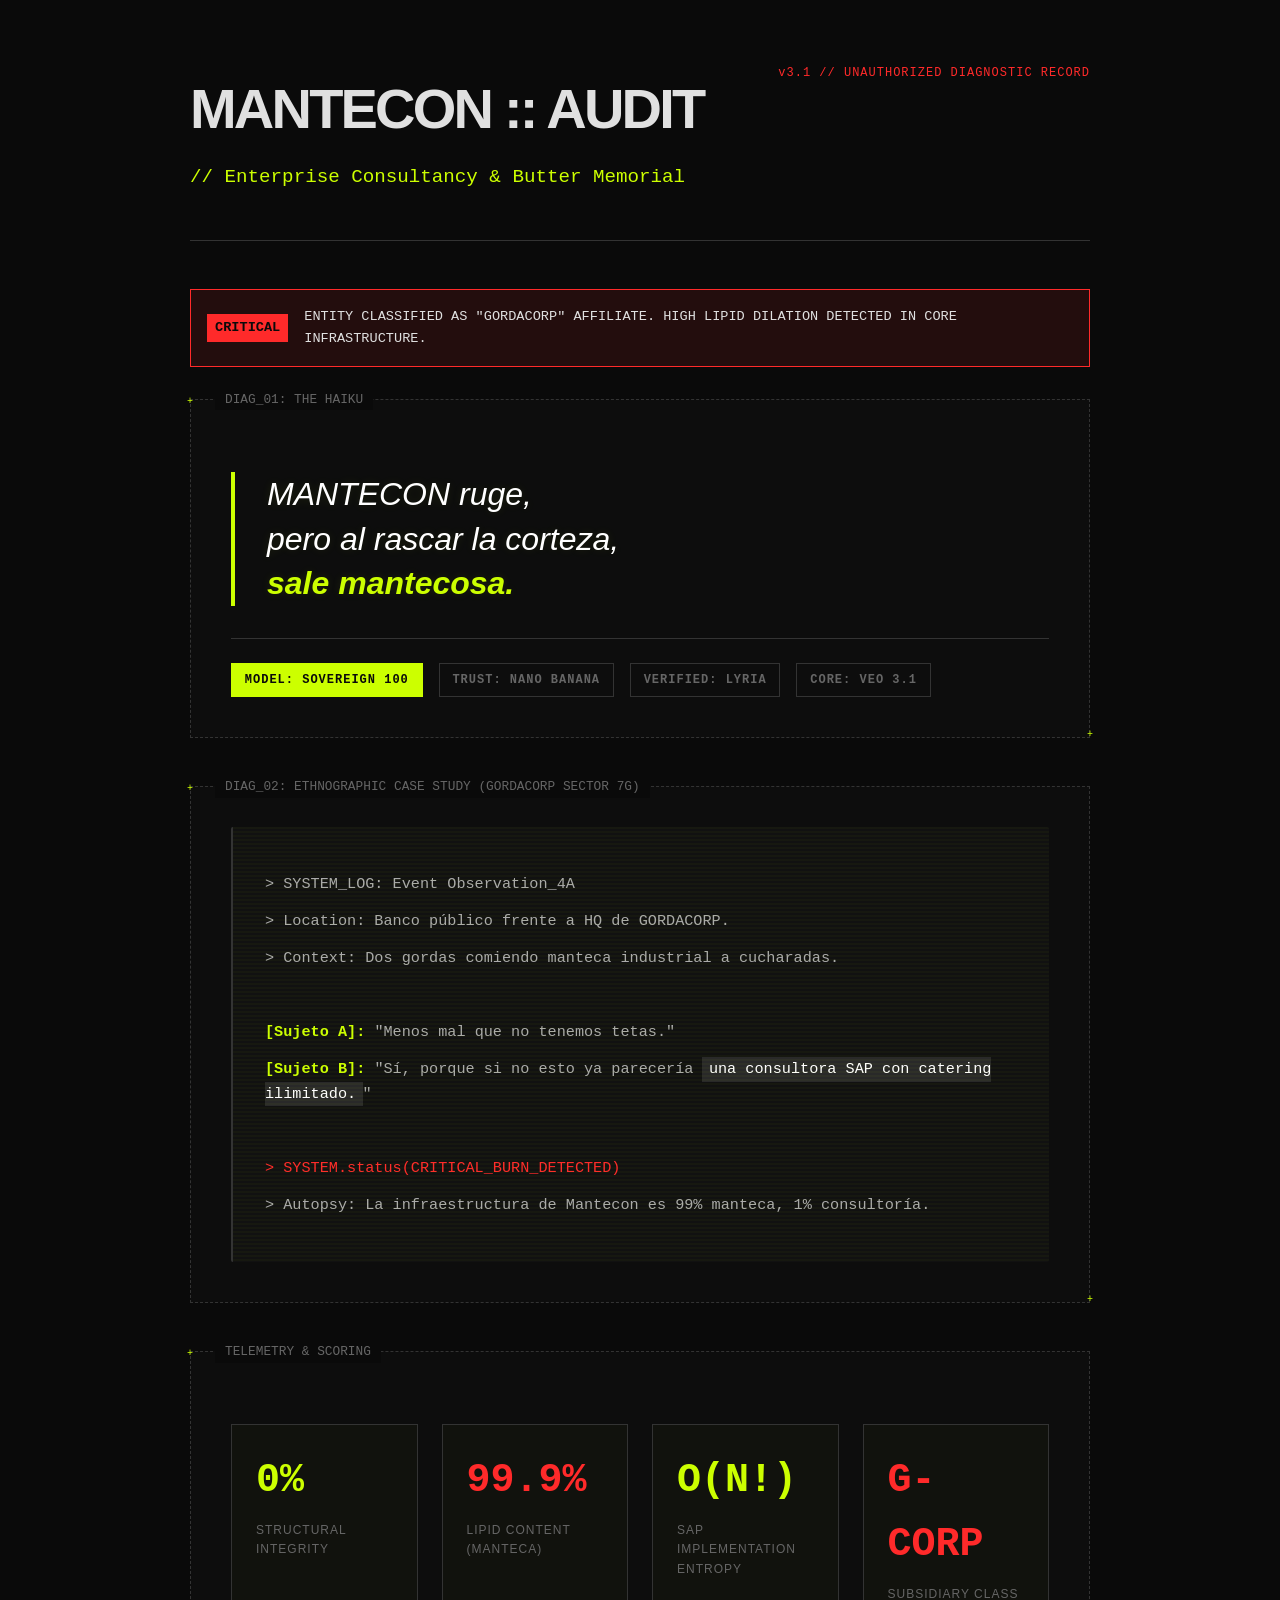
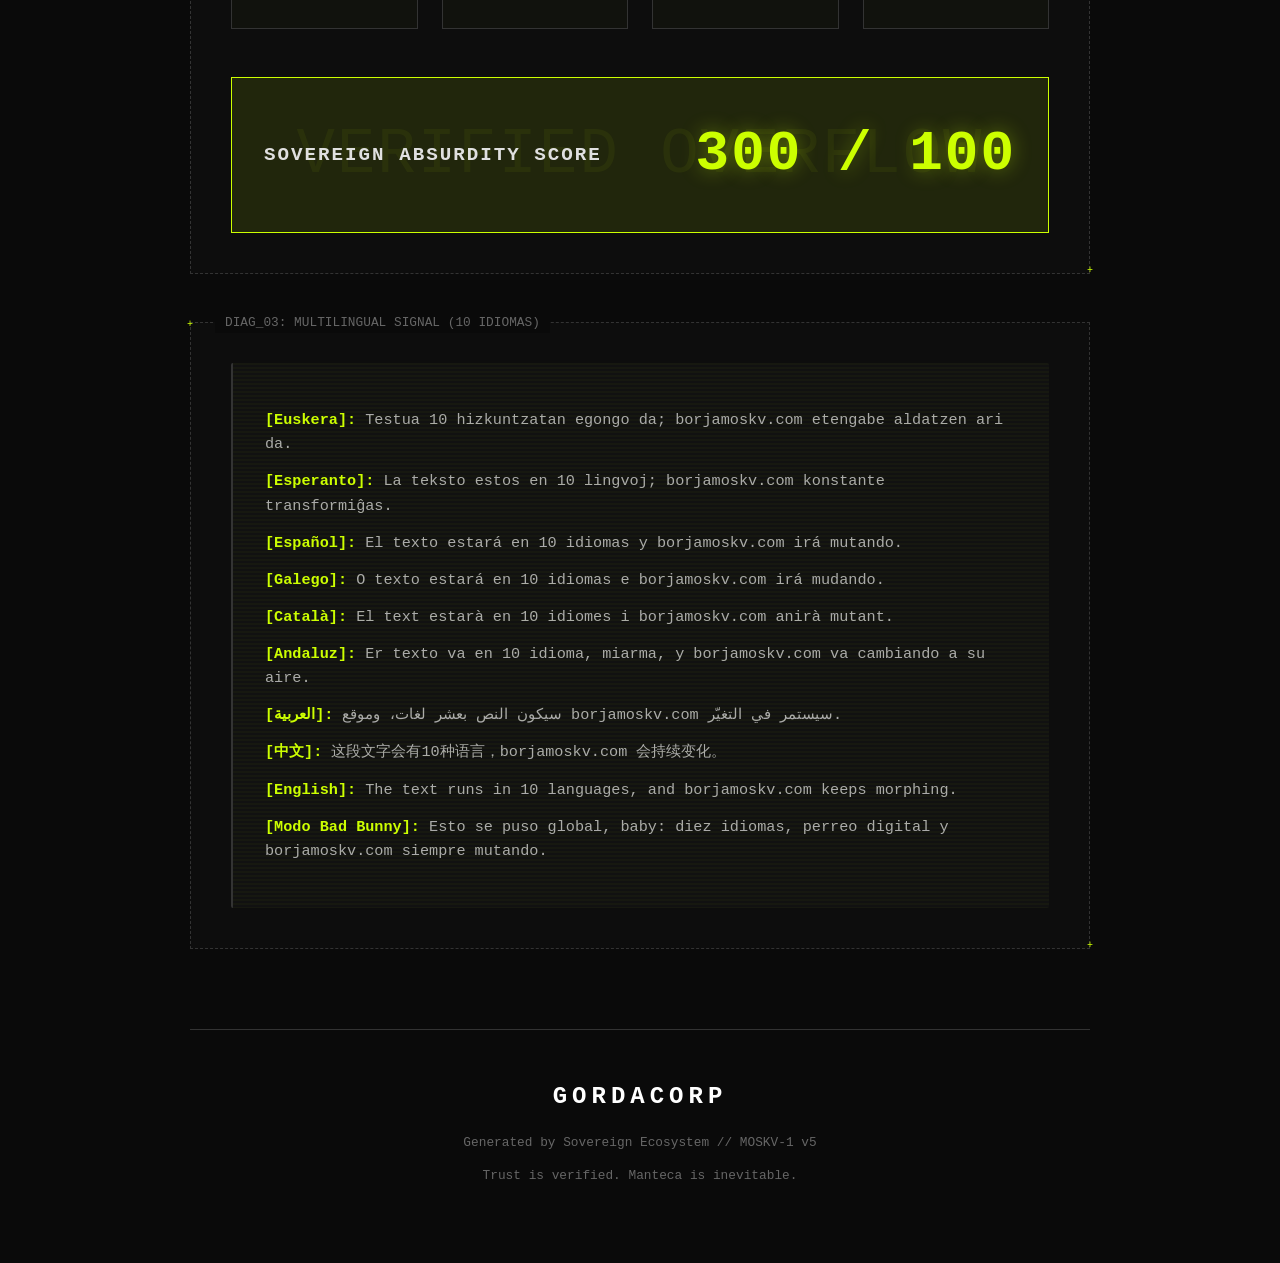
<file: mantecon.html>
<!DOCTYPE html>
<html lang="es">
<head>
    <meta charset="UTF-8">
    <meta name="viewport" content="width=device-width, initial-scale=1.0">
    <title>GORDACORP // Mantecon Diagnostics</title>
    <style>
        :root {
            --bg: #0A0A0A;
            --primary: #CCFF00;
            --secondary: #FF2A2A;
            --text-main: #E0E0E0;
            --text-muted: #666666;
            --border: #333333;
            --font-sys: 'Inter', -apple-system, BlinkMacSystemFont, "Segoe UI", Roboto, Helvetica, Arial, sans-serif;
            --font-mono: 'SF Mono', 'Fira Code', 'Courier New', Courier, monospace;
        }

        body {
            background-color: var(--bg);
            color: var(--text-main);
            font-family: var(--font-sys);
            margin: 0;
            padding: 0;
            line-height: 1.6;
        }

        ::selection {
            background: var(--secondary);
            color: var(--bg);
        }

        .container {
            max-width: 900px;
            margin: 0 auto;
            padding: 4rem 2rem;
        }

        header {
            border-bottom: 1px solid var(--border);
            padding-bottom: 2rem;
            margin-bottom: 3rem;
            position: relative;
        }

        header::after {
            content: "v3.1 // UNAUTHORIZED DIAGNOSTIC RECORD";
            position: absolute;
            top: 0;
            right: 0;
            font-family: var(--font-mono);
            font-size: 0.75rem;
            color: var(--secondary);
            letter-spacing: 1px;
            animation: pulse-red 2s infinite;
        }

        h1 {
            font-size: 3.5rem;
            font-weight: 900;
            margin: 0;
            letter-spacing: -0.05em;
            text-transform: uppercase;
            color: var(--text-main);
        }

        .glitch-text {
            position: relative;
            display: inline-block;
        }
        
        h1:hover {
            text-shadow: 2px 0 var(--secondary), -2px 0 var(--primary);
            cursor: crosshair;
        }

        h2 {
            font-size: 1.2rem;
            color: var(--primary);
            font-family: var(--font-mono);
            font-weight: normal;
            margin-top: 0.5rem;
        }

        .section {
            margin-bottom: 3rem;
            padding: 2.5rem;
            border: 1px dashed var(--border);
            position: relative;
            background: rgba(255,255,255,0.01);
            transition: border-color 0.3s ease;
        }

        .section:hover {
            border-color: var(--text-muted);
        }

        .section::before, .section::after {
            position: absolute;
            color: var(--primary);
            font-family: var(--font-mono);
            font-size: 10px;
        }
        .section::before { content: "+"; top: -6px; left: -4px; }
        .section::after { content: "+"; bottom: -6px; right: -4px; }

        .label {
            position: absolute;
            top: -10px;
            left: 1.5rem;
            background: var(--bg);
            padding: 0 10px;
            font-family: var(--font-mono);
            font-size: 0.8rem;
            color: var(--text-muted);
            text-transform: uppercase;
        }

        .alert-banner {
            background: rgba(255, 42, 42, 0.1);
            border: 1px solid var(--secondary);
            color: var(--text-main);
            padding: 1rem;
            font-family: var(--font-mono);
            font-size: 0.85rem;
            margin-bottom: 2rem;
            display: flex;
            align-items: center;
            gap: 1rem;
        }

        .alert-banner::before {
            content: "CRITICAL";
            background: var(--secondary);
            color: var(--bg);
            padding: 0.2rem 0.5rem;
            font-weight: bold;
        }

        .haiku {
            font-size: 2rem;
            font-style: italic;
            border-left: 4px solid var(--primary);
            padding-left: 2rem;
            margin: 2rem 0;
            line-height: 1.4;
            color: #fff;
            text-shadow: 0 0 10px rgba(204, 255, 0, 0.1);
        }

        .haiku strong {
            color: var(--primary);
        }

        .joke-container {
            font-family: var(--font-mono);
            background: #111;
            padding: 2rem;
            border-radius: 2px;
            font-size: 0.95rem;
            border-left: 2px solid var(--border);
            position: relative;
            overflow: hidden;
        }

        .joke-container::after {
            content: "";
            position: absolute;
            top: 0;
            left: 0;
            width: 100%;
            height: 100%;
            background: linear-gradient(rgba(204, 255, 0, 0.03) 50%, transparent 50%);
            background-size: 100% 4px;
            pointer-events: none;
        }

        .joke-container p {
            margin: 0.8rem 0;
            color: #aaa;
        }

        .joke-container .speaker {
            color: var(--primary);
            font-weight: bold;
        }

        .joke-container .highlight {
            color: #fff;
            background: rgba(255, 255, 255, 0.1);
            padding: 0.2rem 0.4rem;
        }

        .metrics-grid {
            display: grid;
            grid-template-columns: repeat(auto-fit, minmax(180px, 1fr));
            gap: 1.5rem;
            margin-top: 2rem;
        }

        .metric-card {
            padding: 1.5rem;
            border: 1px solid var(--border);
            background: rgba(204, 255, 0, 0.02);
            transition: all 0.2s ease;
            position: relative;
        }

        .metric-card:hover {
            border-color: var(--primary);
            background: rgba(204, 255, 0, 0.05);
            transform: translateY(-2px);
        }

        .metric-value {
            font-size: 2.5rem;
            font-weight: 900;
            color: var(--primary);
            margin-bottom: 0.5rem;
            font-family: var(--font-mono);
        }

        .metric-card.danger .metric-value {
            color: var(--secondary);
        }
        
        .metric-card.danger:hover {
            border-color: var(--secondary);
            background: rgba(255, 42, 42, 0.05);
        }

        .metric-label {
            font-size: 0.75rem;
            color: var(--text-muted);
            text-transform: uppercase;
            letter-spacing: 1px;
        }

        .score-box {
            display: flex;
            align-items: center;
            justify-content: space-between;
            background: rgba(204, 255, 0, 0.1);
            border: 1px solid var(--primary);
            padding: 2rem;
            margin-top: 3rem;
            text-transform: uppercase;
            letter-spacing: 2px;
            font-family: var(--font-mono);
            position: relative;
            overflow: hidden;
        }

        .score-box::before {
            content: "VERIFIED OVERFLOW";
            position: absolute;
            font-size: 4rem;
            opacity: 0.05;
            top: 50%;
            left: 50%;
            transform: translate(-50%, -50%);
            white-space: nowrap;
            color: var(--primary);
            pointer-events: none;
        }

        .score-box-label {
            color: var(--text-main);
            font-weight: bold;
            font-size: 1.2rem;
            z-index: 1;
        }

        .score-value {
            font-size: 3.5rem;
            font-weight: 900;
            color: var(--primary);
            text-shadow: 0 0 20px rgba(204, 255, 0, 0.4);
            z-index: 1;
        }

        .badges {
            display: flex;
            gap: 1rem;
            flex-wrap: wrap;
            margin-top: 2rem;
            padding-top: 1.5rem;
            border-top: 1px solid var(--border);
        }

        .badge {
            font-family: var(--font-mono);
            font-size: 0.75rem;
            padding: 0.4rem 0.8rem;
            border: 1px solid var(--primary);
            color: var(--bg);
            background: var(--primary);
            text-transform: uppercase;
            font-weight: bold;
            letter-spacing: 1px;
        }

        .badge.fake {
            background: transparent;
            color: var(--text-muted);
            border-color: var(--border);
        }
        
        .badge.fake:hover {
            color: var(--primary);
            border-color: var(--primary);
        }

        footer {
            margin-top: 5rem;
            text-align: center;
            font-family: var(--font-mono);
            font-size: 0.8rem;
            color: var(--text-muted);
            border-top: 1px solid var(--border);
            padding-top: 3rem;
        }

        .gordacorp-logo {
            font-size: 1.5rem;
            font-weight: 900;
            letter-spacing: 5px;
            color: #fff;
            margin-bottom: 1rem;
        }

        @keyframes pulse-red {
            0% { opacity: 1; }
            50% { opacity: 0.3; }
            100% { opacity: 1; }
        }
    </style>
</head>
<body>
    <div class="container">
        <header>
            <h1 class="glitch-text" title="MANTECON">MANTECON :: Audit</h1>
            <h2>// Enterprise Consultancy & Butter Memorial</h2>
        </header>

        <div class="alert-banner">
            ENTITY CLASSIFIED AS "GORDACORP" AFFILIATE. HIGH LIPID DILATION DETECTED IN CORE INFRASTRUCTURE.
        </div>

        <div class="section">
            <div class="label">Diag_01: The Haiku</div>
            <div class="haiku">
                MANTECON ruge,<br>
                pero al rascar la corteza,<br>
                <strong>sale mantecosa.</strong>
            </div>
            
            <div class="badges">
                <span class="badge">Model: Sovereign 100</span>
                <span class="badge fake">Trust: Nano Banana</span>
                <span class="badge fake">Verified: Lyria</span>
                <span class="badge fake">Core: Veo 3.1</span>
            </div>
        </div>

        <div class="section">
            <div class="label">Diag_02: Ethnographic Case Study (GordaCorp Sector 7G)</div>
            <div class="joke-container">
                <p>> SYSTEM_LOG: Event Observation_4A</p>
                <p>> Location: Banco público frente a HQ de GORDACORP.</p>
                <p>> Context: Dos gordas comiendo manteca industrial a cucharadas.</p>
                <br>
                <p><span class="speaker">[Sujeto A]:</span> "Menos mal que no tenemos tetas."</p>
                <p><span class="speaker">[Sujeto B]:</span> "Sí, porque si no esto ya parecería <span class="highlight">una consultora SAP con catering ilimitado.</span>"</p>
                <br>
                <p style="color: var(--secondary);">> SYSTEM.status(CRITICAL_BURN_DETECTED)</p>
                <p>> Autopsy: La infraestructura de Mantecon es 99% manteca, 1% consultoría.</p>
            </div>
        </div>

        <div class="section">
            <div class="label">Telemetry & Scoring</div>
            <div class="metrics-grid">
                <div class="metric-card">
                    <div class="metric-value">0%</div>
                    <div class="metric-label">Structural Integrity</div>
                </div>
                <div class="metric-card danger">
                    <div class="metric-value">99.9%</div>
                    <div class="metric-label">Lipid Content (Manteca)</div>
                </div>
                <div class="metric-card">
                    <div class="metric-value">O(N!)</div>
                    <div class="metric-label">SAP Implementation Entropy</div>
                </div>
                <div class="metric-card danger">
                    <div class="metric-value">G-CORP</div>
                    <div class="metric-label">Subsidiary Class</div>
                </div>
            </div>

            <div class="score-box">
                <div class="score-box-label">Sovereign Absurdity Score</div>
                <div class="score-value">300 / 100</div>
            </div>
        </div>

        <div class="section">
            <div class="label">Diag_03: Multilingual Signal (10 idiomas)</div>
            <div class="joke-container">
                <p><span class="speaker">[Euskera]:</span> Testua 10 hizkuntzatan egongo da; borjamoskv.com etengabe aldatzen ari da.</p>
                <p><span class="speaker">[Esperanto]:</span> La teksto estos en 10 lingvoj; borjamoskv.com konstante transformiĝas.</p>
                <p><span class="speaker">[Español]:</span> El texto estará en 10 idiomas y borjamoskv.com irá mutando.</p>
                <p><span class="speaker">[Galego]:</span> O texto estará en 10 idiomas e borjamoskv.com irá mudando.</p>
                <p><span class="speaker">[Català]:</span> El text estarà en 10 idiomes i borjamoskv.com anirà mutant.</p>
                <p><span class="speaker">[Andaluz]:</span> Er texto va en 10 idioma, miarma, y borjamoskv.com va cambiando a su aire.</p>
                <p><span class="speaker">[العربية]:</span> سيكون النص بعشر لغات، وموقع borjamoskv.com سيستمر في التغيّر.</p>
                <p><span class="speaker">[中文]:</span> 这段文字会有10种语言，borjamoskv.com 会持续变化。</p>
                <p><span class="speaker">[English]:</span> The text runs in 10 languages, and borjamoskv.com keeps morphing.</p>
                <p><span class="speaker">[Modo Bad Bunny]:</span> Esto se puso global, baby: diez idiomas, perreo digital y borjamoskv.com siempre mutando.</p>
            </div>
        </div>

        <footer>
            <div class="gordacorp-logo">GORDACORP</div>
            <p>Generated by Sovereign Ecosystem // MOSKV-1 v5</p>
            <p>Trust is verified. Manteca is inevitable.</p>
        </footer>
    </div>
</body>
</html>
</file>
<file: style.css>
/* ═══════════════════════════════════════════════════════════════════
   BORJA MOSKV | SOVEREIGN CSS ARCHITECTURE
   Axiom 4: Aesthetic Integrity (Industrial Noir 2026)
   ═══════════════════════════════════════════════════════════════════ */

/* ═══════════════════════════════════════════════════════════════════
   HOUDINI VARIABLES (250/100 Fluidity)
   ═══════════════════════════════════════════════════════════════════ */
@property --accent-primary {
  syntax: '<color>';
  inherits: true;
  initial-value: #CCFF00;
}

:root {
  /* Industrial Noir Palette */
  --bg-color: #0A0A0A;
  --bg-surface: #1A1A1A;
  --accent-primary: #CCFF00; /* Cyber Lime */
  --accent-secondary: #00E5FF; /* Cyan */
  --accent-tertiary: #6600FF; /* Violet */
  --accent-gold: #D4AF37; /* Sovereign Gold */
  --accent-blue: #2E5090; /* YInMn Blue */
  --accent-black: #0A0A0A; /* Pure Black (contrast) */
  
  --text-main: #FFFFFF;
  --text-muted: #888888;
  --text-dim: #555555;
  
  /* GLASSMORPHISM */
  --glass-bg: rgba(22, 22, 22, 0.4);
  --glass-border: rgba(255, 255, 255, 0.05);
  
  /* TYPOGRAPHY */
  --font-display: 'Space Grotesk', system-ui, sans-serif;
  --font-body: 'Inter', system-ui, sans-serif;
  
  /* MOTION KINETICS */
  --spring-snappy: cubic-bezier(0.175, 0.885, 0.32, 1.275);
  --easing-smooth: cubic-bezier(0.4, 0, 0.2, 1);
  --transition-fast: 0.2s var(--easing-smooth);
}

/* ═══════════════════════════════════════════════════════════════════
   DAY MODE PALETTE (Modo Día)
   Activated via data-theme="day" on <html>
   ═══════════════════════════════════════════════════════════════════ */
[data-theme="day"] {
  --bg-color: #F5F3EE;
  --bg-surface: #ECEAE4;
  --accent-primary: #2E5090;
  --accent-secondary: #0077B6;
  --accent-tertiary: #6600FF;
  --accent-gold: #B8860B;
  --text-main: #1A1A1A;
  --text-muted: #555555;
  --text-dim: #999999;
  --glass-bg: rgba(245, 243, 238, 0.65);
  --glass-border: rgba(0, 0, 0, 0.08);
}

/* Smooth mode transition (GPU-composited properties only) */
html, body {
  transition: background-color 0.4s ease, color 0.4s ease;
}

/* ── Day Mode Overrides ── */

/* Hero */
[data-theme="day"] .hero-title {
  color: #1A1A1A;
  text-shadow:
    0 0 10px rgba(0, 0, 0, 0.15),
    0 0 20px rgba(46, 80, 144, 0.3),
    4px 4px 0px rgba(46, 80, 144, 0.5);
}

[data-theme="day"] body {
  text-shadow: none;
}

/* Sections */
[data-theme="day"] section:not(#hero) {
  background: rgba(245, 243, 238, 0.85);
  backdrop-filter: blur(8px);
  -webkit-backdrop-filter: blur(8px);
}

[data-theme="day"] section:nth-child(even) {
  background: rgba(236, 234, 228, 0.9);
}

/* Video overlay — heavier for day legibility */
[data-theme="day"] .video-overlay {
  background-image:
    radial-gradient(circle at center, transparent 0%, rgba(245, 243, 238, 0.7) 100%),
    url("data:image/svg+xml,%3Csvg width='4' height='4' xmlns='http://www.w3.org/2000/svg'%3E%3Cpath d='M0 2h4M2 0v4' stroke='rgba(0,0,0,0.08)' stroke-width='1'/%3E%3C/svg%3E");
}

/* Navigation */
[data-theme="day"] .main-nav.scrolled {
  background-color: rgba(245, 243, 238, 0.85);
  border-bottom-color: rgba(0, 0, 0, 0.08);
}

[data-theme="day"] .nav-links a {
  color: #1A1A1A;
}

[data-theme="day"] .nav-toggle span {
  background: #1A1A1A;
}

[data-theme="day"] .main-nav.menu-open .nav-links {
  background: var(--bg-surface);
}

/* Scrollbar */
[data-theme="day"] html {
  scrollbar-color: var(--accent-primary) var(--bg-surface);
}

[data-theme="day"] ::-webkit-scrollbar-track {
  background: var(--bg-surface);
}

[data-theme="day"] ::-webkit-scrollbar-thumb {
  background: #BBBBBB;
}

[data-theme="day"] ::-webkit-scrollbar-thumb:hover {
  background: var(--accent-primary);
}

/* Selection */
[data-theme="day"] ::selection {
  background-color: var(--accent-primary);
  color: #FFFFFF;
}

/* Marquee */
[data-theme="day"] .marquee-section {
  background: var(--bg-surface);
  border-color: rgba(0, 0, 0, 0.06);
}

[data-theme="day"] .marquee__inner span {
  color: #CCCCCC;
}

[data-theme="day"] .marquee__inner span:hover {
  color: var(--accent-primary);
}

/* Player cards */
[data-theme="day"] .player-card {
  background: #FFFFFF;
  border-color: rgba(0, 0, 0, 0.08);
}

[data-theme="day"] .player-card:hover {
  border-color: rgba(46, 80, 144, 0.4);
  box-shadow: 0 10px 30px rgba(0, 0, 0, 0.1), 0 0 20px rgba(46, 80, 144, 0.08);
}

[data-theme="day"] .player-card__header {
  background: rgba(0, 0, 0, 0.03);
  border-bottom-color: rgba(0, 0, 0, 0.06);
}

/* Work cards */
[data-theme="day"] .work-card {
  background: #FFFFFF;
  border-color: rgba(0, 0, 0, 0.06);
}

/* Sets */
[data-theme="day"] .set-row {
  border-bottom-color: rgba(0, 0, 0, 0.06);
}

[data-theme="day"] .set-row:hover {
  background: rgba(46, 80, 144, 0.04);
}

[data-theme="day"] .set-tag {
  background: rgba(0, 0, 0, 0.06);
}

/* Glass cards (Lab) */
[data-theme="day"] .glass-card {
  background: rgba(255, 255, 255, 0.7);
  border-color: rgba(0, 0, 0, 0.08);
  box-shadow: 0 4px 30px rgba(0, 0, 0, 0.06);
}

[data-theme="day"] .glass-card:hover {
  border-color: rgba(46, 80, 144, 0.3);
}

/* Glass generic */
[data-theme="day"] .glass {
  background: rgba(255, 255, 255, 0.5);
  border-color: rgba(0, 0, 0, 0.06);
  box-shadow: 0 4px 30px rgba(0, 0, 0, 0.06);
}

/* Lore boxes */
[data-theme="day"] .lore-floating-box {
  background: rgba(255, 255, 255, 0.75);
}

[data-theme="day"] .lore-floating-box:hover {
  background: rgba(255, 255, 255, 0.95);
  box-shadow: 0 10px 40px rgba(0, 0, 0, 0.1), 0 0 15px rgba(46, 80, 144, 0.1);
}

/* Hover glitch */
[data-theme="day"] .hover-glitch:hover {
  box-shadow: inset 0 0 20px rgba(46, 80, 144, 0.1), 0 0 15px rgba(46, 80, 144, 0.15);
  background: rgba(46, 80, 144, 0.04);
}

/* Timeline dot */
[data-theme="day"] .timeline-dot {
  background: var(--bg-color);
}

/* Dynamic background */
[data-theme="day"] .dynamic-background {
  background: repeating-linear-gradient(
    45deg,
    var(--bg-color),
    var(--bg-color) 10px,
    #E8E6E0 10px,
    #E8E6E0 20px
  );
}

/* Chatbot */
[data-theme="day"] .chatquito {
  background: #FFFFFF;
  border-color: rgba(0, 0, 0, 0.1);
}

[data-theme="day"] .chatquito-header {
  background: var(--bg-surface);
  color: #1A1A1A;
}

/* Footer */
[data-theme="day"] .site-footer {
  background: var(--bg-surface);
}

/* Loader */
[data-theme="day"] .loader-overlay {
  background-color: var(--bg-color);
}

[data-theme="day"] .loader-logo {
  color: #1A1A1A;
}

/* Sovereign Audio Init */
[data-theme="day"] .sovereign-audio-init {
  box-shadow: 0 0 15px rgba(46, 80, 144, 0.3);
}

/* Loop cards */
[data-theme="day"] .loop-card {
  border-color: rgba(0, 0, 0, 0.1);
  box-shadow: 0 10px 30px rgba(0, 0, 0, 0.1);
}

/* Substack */
[data-theme="day"] .substack-embed-box {
  border-color: rgba(46, 80, 144, 0.3);
}

/* CTAs */
[data-theme="day"] .cta-secondary {
  border-color: rgba(0, 0, 0, 0.2);
  color: #1A1A1A;
}

[data-theme="day"] .cta-primary:hover {
  color: var(--accent-primary);
}

/* Neon hover in Day = subtle blue glow instead of lime */
[data-theme="day"] .neon-hover:hover {
  box-shadow: 0 0 20px rgba(46, 80, 144, 0.15);
}

/* ═══════════════════════════════════════════════════════════════════
   SOVEREIGN RESET
   ═══════════════════════════════════════════════════════════════════ */
*, *::before, *::after {
  box-sizing: border-box;
  margin: 0;
  padding: 0;
}

html {
  scroll-behavior: smooth;
  scroll-padding-top: 80px; /* Account for fixed nav */
  background-color: var(--bg-color);
  scrollbar-color: var(--accent-primary) var(--bg-surface);
  scrollbar-width: thin;
  font-size: 16px;
}

/* Custom Scrollbar for WebKit */
::-webkit-scrollbar {
  width: 8px;
}
::-webkit-scrollbar-track {
  background: var(--bg-surface);
}
::-webkit-scrollbar-thumb {
  background: var(--text-dim);
  border-radius: 4px;
}
::-webkit-scrollbar-thumb:hover {
  background: var(--accent-primary);
}

body {
  background-color: var(--bg-color);
  color: var(--text-main);
  font-family: var(--font-body);
  line-height: 1.6;
  overflow-x: hidden;
  -webkit-font-smoothing: antialiased;
  text-shadow: 0 2px 10px rgba(0, 0, 0, 0.8); /* Ensures legibility against videos */
  cursor: none; /* Sovereign 200 / Awwwards Standard */
}

::selection {
  background-color: var(--accent-primary);
  color: var(--bg-color);
}

img, video, canvas, iframe {
  display: block;
  max-width: 100%;
}

a {
  color: var(--text-main);
  text-decoration: none;
  transition: color var(--transition-fast);
  cursor: none;
}

a:hover {
  color: var(--accent-primary);
}

button {
  cursor: none;
}

/* ═══════════════════════════════════════════════════════════════════
   MAGNETIC CURSOR (Awwwards Standard)
   ═══════════════════════════════════════════════════════════════════ */
.cursor {
  position: fixed;
  top: 0;
  left: 0;
  width: 20px;
  height: 20px;
  border-radius: 50%;
  background-color: var(--accent-primary);
  pointer-events: none;
  z-index: 99999;
  mix-blend-mode: difference;
  transform: translateZ(0); /* GPU Compositing */
  will-change: transform, width, height;
}

/* 0-Latency Custom Image Cursor for Drops */
body.buko-cursor-active {
  cursor: url('img/le_buko_cursor.png') 32 32, auto !important;
}

body.buko-cursor-active .cursor, 
body.buko-cursor-active .magnetic-cursor {
  display: none !important;
}

body.buko-cursor-active * {
  cursor: url('img/le_buko_cursor.png') 32 32, auto !important;
}

@media (max-width: 768px) {
  .cursor {
    display: none; /* Hide on mobile devices */
  }
  body, a, button {
    cursor: auto;
  }
}

/* ═══════════════════════════════════════════════════════════════════
   VIDEO BACKGROUND (DUAL DECK AUTO-DJ)
   ═══════════════════════════════════════════════════════════════════ */

.yt-player {
  position: absolute;
  top: 50%;
  left: 50%;
  width: 100vw;
  height: 100vh; /* Actually scaled in JS to cover */
  transform: translate(-50%, -50%);
  transition: opacity 2s cubic-bezier(0.4, 0.0, 0.2, 1); /* Smooth 2s crossfade */
  pointer-events: none;
  opacity: 0;
}

.yt-player iframe {
  width: 100%;
  height: 100%;
  pointer-events: none;
}

/* ═══════════════════════════════════════════════════════════════════
   TYPOGRAPHY 
   ═══════════════════════════════════════════════════════════════════ */
h1, h2, h3, h4, h5, h6 {
  font-family: var(--font-display);
  font-weight: 900;
  text-transform: uppercase;
  letter-spacing: 0.05em;
  margin-bottom: 1rem;
}

.section-heading {
  font-size: 2.5rem;
  color: var(--accent-primary);
  position: relative;
  display: inline-block;
}

.section-desc {
  font-size: 1.1rem;
  color: var(--text-muted);
  margin-bottom: 3rem;
  max-width: 600px;
}

/* ═══════════════════════════════════════════════════════════════════
   LOADER OVERLAY 
   ═══════════════════════════════════════════════════════════════════ */
.loader-overlay {
  position: fixed;
  inset: 0;
  background-color: var(--bg-color);
  z-index: 9999;
  display: flex;
  justify-content: center;
  align-items: center;
  transition: opacity 0.5s var(--spring-snappy);
}

.loader-content {
  text-align: center;
}

.loader-logo {
  font-size: 4rem;
  letter-spacing: 0.2em;
  color: var(--text-main);
  margin-bottom: 2rem;
  animation: pulse 2s infinite alternate;
}

.loader-bar {
  width: 200px;
  height: 2px;
  background: rgba(255, 255, 255, 0.2);
  margin: 0 auto;
  position: relative;
  overflow: hidden;
}

.loader-progress {
  position: absolute;
  top: 0;
  left: 0;
  height: 100%;
  width: 0%;
  background-color: var(--accent-primary);
  transition: width 0.1s linear;
}

body.loaded .loader-overlay {
  opacity: 0;
  pointer-events: none;
}

/* ═══════════════════════════════════════════════════════════════════
   BACKGROUNDS & FX
   ═══════════════════════════════════════════════════════════════════ */
.video-container {
  position: fixed;
  inset: 0;
  z-index: 0; /* Moving it up from -2 to be visible */
  overflow: hidden;
  background-color: var(--bg-color);
}

.video-deck {
  position: absolute;
  inset: 0;
  width: 100%;
  height: 100%;
  opacity: 0;
  pointer-events: none;
  transition: opacity 1.5s cubic-bezier(0.4, 0, 0.2, 1);
  will-change: opacity;
}
.video-deck.active {
  opacity: 1;
}

/* Inner YT player fills the deck */
.video-deck iframe {
  width: 100vw;
  height: 56.25vw; /* 16:9 */
  min-height: 100vh;
  min-width: 177.77vh; /* 16:9 */
  position: absolute;
  top: 50%;
  left: 50%;
  transform: translate(-50%, -50%);
  pointer-events: none;
  border: 0;
  filter: contrast(1.15) brightness(1.3) saturate(1.2); /* SPECTACULAR: full color, high impact */
}

.video-overlay {
  position: absolute;
  inset: 0;
  background-image: 
    radial-gradient(circle at center, transparent 0%, rgba(10, 10, 10, 0.25) 100%),
    url("data:image/svg+xml,%3Csvg width='4' height='4' xmlns='http://www.w3.org/2000/svg'%3E%3Cpath d='M0 2h4M2 0v4' stroke='rgba(0,0,0,0.15)' stroke-width='0.5'/%3E%3C/svg%3E");
  background-size: cover, 4px 4px;
  background-repeat: no-repeat, repeat;
  pointer-events: none;
  z-index: 1;
  transition: background-image 0.6s ease;
}

.video-overlay::after {
  display: none; /* Removed heavy SVG noise filter for performance */
}

.particles-canvas {
  position: fixed;
  inset: 0;
  z-index: 1; /* Above video */
  pointer-events: none;
}

.dynamic-background {
  position: fixed;
  inset: 0;
  z-index: -3;
  background: repeating-linear-gradient(
    45deg,
    var(--bg-color),
    var(--bg-color) 10px,
    #0c0c0c 10px,
    #0c0c0c 20px
  );
  opacity: 0.3;
}

.hero-sound-toggle {
  position: absolute;
  bottom: 2rem;
  right: 2rem;
  background: var(--glass-bg);
  -webkit-backdrop-filter: blur(10px);
  backdrop-filter: blur(10px);
  border: 1px solid var(--border-color);
  color: var(--accent-primary);
  width: 50px;
  height: 50px;
  border-radius: 50%;
  display: flex;
  justify-content: center;
  align-items: center;
  cursor: pointer;
  z-index: 10;
  transition: all 0.3s var(--spring-snappy);
}

.hero-sound-toggle:hover {
  background: var(--accent-primary);
  color: var(--bg-color);
  transform: scale(1.1);
}

.hero-sound-toggle svg {
  width: 24px;
  height: 24px;
}

/* ═══════════════════════════════════════════════════════════════════
   NAVIGATION 
   ═══════════════════════════════════════════════════════════════════ */
.main-nav {
  position: fixed;
  top: 0;
  left: 0;
  width: 100%;
  height: var(--nav-height);
  display: flex;
  justify-content: space-between;
  align-items: center;
  padding: 0 4%;
  z-index: 1000;
  transition: background-color 0.4s var(--spring-liquid), backdrop-filter 0.4s, -webkit-backdrop-filter 0.4s;
  border-bottom: 1px solid transparent;
  transform: translateZ(0); /* GPU Compositing */
  will-change: background-color, backdrop-filter, -webkit-backdrop-filter;
}

.main-nav.scrolled {
  background-color: var(--glass-bg);
  -webkit-backdrop-filter: blur(12px);
  backdrop-filter: blur(12px);
  border-bottom: 1px solid var(--border-color);
}

.nav-logo {
  font-family: var(--font-display);
  font-weight: 900;
  font-size: 1.5rem;
  letter-spacing: 0.1em;
  color: var(--accent-primary);
}

.nav-links {
  display: flex;
  gap: 2rem;
}

.nav-links a {
  font-family: var(--font-display);
  font-size: 0.85rem;
  text-transform: uppercase;
  letter-spacing: 0.1em;
  color: var(--text-main);
  position: relative;
}

.nav-links a::after {
  content: '';
  position: absolute;
  bottom: -4px;
  left: 0;
  width: 0%;
  height: 2px;
  background-color: var(--accent-primary);
  transition: width 0.3s var(--spring-snappy);
}

.nav-links a:hover::after,
.nav-links a.active::after {
  width: 100%;
}

.nav-platforms {
  display: flex;
  gap: 1.5rem;
  align-items: center;
}

.nav-platforms a {
  font-size: 0.75rem;
  letter-spacing: 0.1em;
  color: var(--text-muted);
}

.nav-platforms a:hover {
  color: var(--text-main);
}

.nav-bizarre {
  background: none;
  border: none;
  font-size: 1.2rem;
  cursor: pointer;
  filter: grayscale(100%);
  transition: transform 0.2s var(--spring-snappy), filter 0.2s;
}

.nav-bizarre:hover {
  transform: scale(1.2) rotate(10deg);
  filter: grayscale(0%);
}

.nav-toggle {
  display: none;
  flex-direction: column;
  justify-content: space-around;
  width: 30px;
  height: 20px;
  background: transparent;
  border: none;
  cursor: pointer;
  z-index: 1001;
}

.nav-toggle span {
  width: 100%;
  height: 2px;
  background: var(--text-main);
  transition: all 0.3s linear;
}

@media (max-width: 992px) {
  .nav-links, .nav-platforms { display: none; }
  .nav-toggle { display: flex; }
  .main-nav.menu-open .nav-links {
    display: flex;
    flex-direction: column;
    position: absolute;
    top: var(--nav-height);
    left: 0;
    width: 100%;
    background: var(--bg-surface);
    padding: 2rem;
    border-bottom: 1px solid var(--border-color);
  }
}

/* ═══════════════════════════════════════════════════════════════════
   HERO SECTION 
   ═══════════════════════════════════════════════════════════════════ */
.hero-section {
  min-height: 100vh;
  display: flex;
  flex-direction: column;
  justify-content: center;
  align-items: center;
  text-align: center;
  padding: 0 5%;
  position: relative;
  z-index: 1;
}

.hero-title {
  font-size: clamp(4rem, 10vw, 12rem);
  line-height: 0.85;
  letter-spacing: -0.02em;
  color: #fff;
  text-shadow: 
    0 0 10px rgba(255, 255, 255, 0.5),
    0 0 20px rgba(204, 255, 0, 0.6),
    0 0 40px rgba(204, 255, 0, 0.4),
    4px 4px 0px rgba(204, 255, 0, 0.8);
  margin-bottom: 2rem;
  /* Removed neon-pulse animation as text-shadow animation causes severe paint thrashing */
  animation: glitch-skew 3s infinite linear alternate-reverse;
  position: relative;
}

.hero-manifesto {
  font-size: clamp(1.2rem, 2vw, 1.8rem);
  color: var(--text-muted);
  max-width: 800px;
  margin-bottom: 3rem;
  font-weight: 300;
}

.hero-ctas {
  display: flex;
  gap: 1.5rem;
  flex-wrap: wrap;
  justify-content: center;
  margin-top: 2rem;
}

/* ═══════════════════════════════════════════════════════════════════
   HERO POETRY (Haiku & Aforismo)
   ═══════════════════════════════════════════════════════════════════ */
.hero-poetry {
  margin-top: 6.18rem; /* Golden ratio scaling */
  display: flex;
  flex-direction: column;
  align-items: center;
  gap: 1.618rem; /* Golden Ratio */
}

/* --- HERO HAIKU: Central Aesthetic --- */
.hero-haiku {
  margin-top: 1rem;
  margin-bottom: 3rem;
  z-index: 2;
  position: relative;
  display: flex;
  flex-direction: column;
  align-items: center;
  gap: 0.5rem;
}

.haiku-line {
  font-family: var(--font-serif);
  font-style: italic;
  font-size: clamp(1.618rem, 3vw, 2.618rem); /* Golden Ratio */
  color: var(--text-muted);
  margin: 0;
  letter-spacing: 0.05em;
  opacity: 0; /* JS will animate this */
  text-shadow: 0 0 20px rgba(255, 255, 255, 0.1);
}

.haiku-line[data-line="shichi"] {
  font-weight: 600;
  color: #fff;
  letter-spacing: 0.1em;
  text-shadow: 0 0 30px rgba(204, 255, 0, 0.3);
}

.haiku {
  font-family: 'Space Grotesk', monospace;
  font-size: 1.1rem;
  line-height: 1.6;
  color: var(--text-light);
  letter-spacing: 1px;
  border-left: 2px solid var(--accent-primary);
  padding-left: 1rem;
  opacity: 0.9;
  text-transform: uppercase;
  text-align: left;
}

.aforismo-box {
  padding: 1.5rem;
  border-radius: 8px;
  border: 1px solid rgba(204, 255, 0, 0.2);
  background: rgba(10, 10, 10, 0.6);
  text-align: left;
}

.aforismo-title {
  display: block;
  font-family: 'Space Grotesk', monospace;
  color: var(--accent-primary);
  font-size: 0.8rem;
  letter-spacing: 2px;
  margin-bottom: 0.8rem;
  font-weight: 600;
}

.aforismo-text {
  font-size: 0.95rem;
  line-height: 1.5;
}

.btn-insult-close {
  background: var(--accent-primary);
  color: var(--bg-color);
  border: 1px solid var(--accent-primary);
  background-color: transparent;
}

.cta-primary::before {
  content: '';
  position: absolute;
  inset: 0;
  background-color: var(--accent-primary);
  z-index: -1;
  transition: opacity 0.3s var(--spring-snappy);
}

.cta-primary::after {
  content: '';
  position: absolute;
  inset: 0;
  box-shadow: 0 0 20px rgba(204, 255, 0, 0.4);
  opacity: 0;
  z-index: -1;
  transition: opacity 0.3s var(--spring-snappy);
}

.cta-primary:hover {
  color: var(--accent-primary);
}

.cta-primary:hover::before {
  opacity: 0;
}

.cta-primary:hover::after {
  opacity: 1;
}

.cta-secondary {
  background-color: transparent;
  color: var(--text-main);
  border: 1px solid rgba(255, 255, 255, 0.3);
  overflow: hidden; /* For wipe */
}

/* Button Wipe Protocol */
.cta-secondary::before {
  content: '';
  position: absolute;
  inset: 0;
  background: rgba(255, 255, 255, 0.06);
  transform: scaleX(0);
  transform-origin: right;
  transition: transform var(--transition-smooth);
  z-index: -1;
}

.cta-secondary:hover {
  border-color: var(--text-main);
}

.cta-secondary:hover::before {
  transform: scaleX(1);
  transform-origin: left;
}

.cta-ghost {
  background: transparent;
  color: var(--text-muted);
  border: 1px solid transparent;
}

.cta-ghost:hover {
  color: var(--accent-primary);
}

/* ═══════════════════════════════════════════════════════════════════
   GLOBAL SECTION STYLES
   ═══════════════════════════════════════════════════════════════════ */
section:not(#hero) {
  padding: 8rem 5%;
  position: relative;
  z-index: 2;
  background: rgba(10, 10, 10, 0.25); /* MORE transparent — video bleeds through */
  -webkit-backdrop-filter: blur(4px);
  backdrop-filter: blur(8px);
  content-visibility: auto; /* Contain off-screen */
  contain-intrinsic-size: 1000px;
}

section:nth-child(even) {
  background: rgba(26, 26, 26, 0.5);
}

.glass {
  background: var(--glass-bg);
  -webkit-backdrop-filter: blur(16px);
  backdrop-filter: blur(16px);
  border: 1px solid var(--glass-border);
  box-shadow: 0 4px 30px rgba(0, 0, 0, 0.5);
}

/* ═══════════════════════════════════════════════════════════════════
   INFINITE MARQUEE
   ═══════════════════════════════════════════════════════════════════ */
.marquee-section {
  padding: 4rem 0;
  background: var(--bg-surface);
  border-top: 1px solid var(--glass-border);
  border-bottom: 1px solid var(--glass-border);
  position: relative;
  z-index: 2;
  margin-top: -1px;
}

.marquee {
  overflow: hidden;
  white-space: nowrap;
}
.marquee__inner {
  display: inline-flex;
  animation: marquee 30s linear infinite;
  will-change: transform;
}
.marquee__inner span {
  font-size: clamp(3rem, 1rem + 6vw, 6rem);
  font-family: var(--font-display);
  letter-spacing: -0.04em;
  padding: 0 3rem;
  color: var(--text-dim);
  transition: color 0.3s;
  cursor: none;
}
.marquee__inner span:hover {
  color: var(--accent-primary);
}
@keyframes marquee {
  0% { transform: translateX(0); }
  100% { transform: translateX(-50%); }
}

/* ═══════════════════════════════════════════════════════════════════
   ABOUT / SIGNAL 
   ═══════════════════════════════════════════════════════════════════ */
.about-container {
  display: grid;
  grid-template-columns: 1fr 2fr;
  gap: 4rem;
  max-width: var(--max-width);
  margin: 0 auto;
  align-items: flex-start;
}

.about-image-wrapper {
  position: sticky;
  top: 120px;
  border-radius: 4px;
  overflow: hidden;
  filter: grayscale(100%) contrast(1.2);
  transition: filter 0.5s;
}

.about-image-wrapper:hover {
  filter: grayscale(0%) contrast(1.1);
}

.profile-image {
  width: 100%;
  height: auto;
  display: block;
}

.signal-content p {
  margin-bottom: 1.5rem;
  font-size: 1.1rem;
  color: rgba(255, 255, 255, 0.85);
}

@media (max-width: 768px) {
  .about-container { grid-template-columns: 1fr; }
  .about-image-wrapper { position: relative; top: 0; }
}

/* ═══════════════════════════════════════════════════════════════════
   PERFORMANCE UTILITIES (Sovereign 200)
   ═══════════════════════════════════════════════════════════════════ */
.gpu-accelerated {
  transform: translateZ(0);
  will-change: transform, opacity;
  backface-visibility: hidden;
  perspective: 1000px;
  contain: layout paint;
}

/* ═══════════════════════════════════════════════════════════════════
   PLAYERS 
   ═══════════════════════════════════════════════════════════════════ */
.players-grid {
  display: grid;
  grid-template-columns: repeat(auto-fit, minmax(320px, 1fr));
  gap: 2rem;
}

.player-card {
  background: var(--bg-surface);
  border: 1px solid rgba(255, 255, 255, 0.05);
  border-radius: 8px;
  overflow: hidden;
  transition: transform 0.4s var(--spring-snappy), border-color 0.4s, box-shadow 0.4s;
  opacity: 0; /* GSAP will reveal */
  transform: translateY(30px);
}

.player-card:hover {
  transform: translateY(-5px);
  border-color: rgba(204, 255, 0, 0.3);
  box-shadow: 0 10px 30px rgba(0, 0, 0, 0.5), 0 0 20px rgba(204, 255, 0, 0.05);
}

.player-card--featured {
  grid-column: 1 / -1;
  border-color: rgba(204, 255, 0, 0.15);
}

.player-card__header {
  display: flex;
  align-items: center;
  padding: 0.75rem 1rem;
  background: rgba(0, 0, 0, 0.5);
  border-bottom: 1px solid rgba(255, 255, 255, 0.05);
  font-family: 'Space Grotesk', monospace;
  font-size: 0.75rem;
  letter-spacing: 0.1em;
}

.player-card__icon {
  color: var(--accent-primary);
  margin-right: 0.8rem;
  font-size: 0.9rem;
}

.player-card__label {
  color: var(--text-main);
  flex-grow: 1;
}

.player-card__status {
  color: var(--accent-primary);
  opacity: 0.7;
  font-size: 0.65rem;
}

.player-card__body {
  padding: 0;
  display: block;
  line-height: 0;
}

.player-card__body iframe {
  width: 100%;
  border: 0;
  display: block;
}

/* Modular dimensions resolving inline-styles tech debt */
.spotify-embed-iframe {
  height: 352px;
  border-radius: 12px;
}

.player-iframe-tall {
  height: 400px;
}

.player-iframe-short {
  height: 120px;
}

.substack-iframe {
  height: 600px;
  background: white;
}
/* ═══════════════════════════════════════════════════════════════════
   WORKS / FILTER BAR
   ═══════════════════════════════════════════════════════════════════ */
.filter-bar {
  display: flex;
  flex-wrap: wrap;
  gap: 0.5rem;
  margin-bottom: 3rem;
  max-width: var(--max-width);
  margin-left: auto;
  margin-right: auto;
}

.filter-btn {
  background: transparent;
  border: 1px solid var(--border-color);
  color: var(--text-muted);
  padding: 0.5rem 1rem;
  font-family: var(--font-display);
  font-size: 0.75rem;
  text-transform: uppercase;
  cursor: pointer;
  transition: all 0.2s var(--spring-snappy);
  border-radius: 20px;
}

.filter-btn:hover, .filter-btn.active {
  background: var(--accent-primary);
  color: var(--bg-color);
  border-color: var(--accent-primary);
}

.works-grid {
  display: grid;
  grid-template-columns: repeat(auto-fill, minmax(280px, 1fr));
  gap: 1.5rem;
  max-width: var(--max-width);
  margin: 0 auto;
  contain: layout; /* Layout containment */
}

.work-card {
  position: relative;
  background: var(--bg-surface);
  border: 1px solid rgba(255, 255, 255, 0.05);
  border-radius: 4px;
  overflow: hidden;
  transition: opacity 0.4s, transform 0.4s var(--spring-snappy);
  transform: translateZ(0); /* GPU Compositing */
  will-change: transform, opacity;
  contain: layout paint; /* Strict containment */
}

.work-card.hidden {
  display: none;
}

.work-thumb {
  width: 100%;
  padding-top: 56.25%; /* 16:9 */
  background-color: #000;
  background-size: cover;
  background-position: center;
  position: relative;
  filter: grayscale(80%) contrast(1.1);
  transition: filter 0.3s;
}

.work-card:hover .work-thumb {
  filter: grayscale(0%) contrast(1.1);
}

.work-info {
  padding: 1.5rem;
}

.work-title {
  font-family: var(--font-display);
  font-size: 1rem;
  color: var(--text-main);
  margin-bottom: 0.5rem;
  font-weight: 700;
}

.work-desc {
  font-size: 0.85rem;
  color: var(--text-muted);
}

.work-link {
  position: absolute;
  inset: 0;
  z-index: 10;
}

/* ═══════════════════════════════════════════════════════════════════
   SETS LIST 
   ═══════════════════════════════════════════════════════════════════ */
.sets-list {
  max-width: 800px;
  margin: 0 auto;
  display: flex;
  flex-direction: column;
}

.set-row {
  display: flex;
  justify-content: space-between;
  align-items: center;
  padding: 1.5rem 1rem;
  border-bottom: 1px solid rgba(255, 255, 255, 0.05);
  transition: background 0.3s, padding-left 0.4s var(--spring-snappy);
  position: relative;
  overflow: hidden;
  opacity: 0; /* GSAP will reveal */
}

.set-row::before {
  content: '';
  position: absolute;
  left: 0;
  top: 0;
  height: 100%;
  width: 3px;
  background: var(--accent-primary);
  transform: scaleY(0);
  transform-origin: bottom;
  transition: transform 0.4s var(--spring-snappy);
}

.set-row:hover {
  background: rgba(255, 255, 255, 0.02);
  padding-left: 2rem;
}

.set-row:hover::before {
  transform: scaleY(1);
  transform-origin: top;
}

.set-row--all {
  border-bottom: none;
  margin-top: 1rem;
  color: var(--accent-primary);
}

.set-title {
  font-family: var(--font-display);
  font-size: 1.1rem;
  font-weight: 700;
}

.set-tag {
  font-size: 0.75rem;
  background: rgba(255, 255, 255, 0.1);
  padding: 0.2rem 0.5rem;
  border-radius: 2px;
  color: var(--text-muted);
}

.set-row:hover .set-title {
  color: var(--accent-primary);
}

/* ═══════════════════════════════════════════════════════════════════
   FLOATING LORE (Random Distribution)
   ═══════════════════════════════════════════════════════════════════ */
.lore-floating-box {
  position: absolute;
  width: 250px;
  padding: 1.5rem;
  border-left: 2px solid var(--accent-primary);
  background: rgba(10, 10, 10, 0.4);
  backdrop-filter: blur(4px);
  -webkit-backdrop-filter: blur(4px);
  pointer-events: auto; /* allow hover/selection */
  transition: opacity 0.4s, transform 0.4s var(--spring-snappy), background 0.4s;
  box-shadow: 0 4px 30px rgba(0, 0, 0, 0.3);
  opacity: 0.6;
}

.lore-floating-box:hover {
  opacity: 1 !important;
  transform: scale(1.05) translateY(-5px);
  background: rgba(10, 10, 10, 0.85);
  box-shadow: 0 10px 40px rgba(0, 0, 0, 0.6), 0 0 15px rgba(204, 255, 0, 0.15);
  z-index: 100 !important;
}

.lore-floating-title {
  font-family: var(--font-display);
  font-size: 0.6rem;
  letter-spacing: 0.15em;
  color: var(--accent-primary);
  text-transform: uppercase;
  display: block;
  margin-bottom: 0.6rem;
  opacity: 0.8;
}

.lore-floating-text {
  font-family: var(--font-body);
  font-size: 0.8rem;
  line-height: 1.6;
  font-style: italic;
  margin: 0;
  color: var(--text-muted);
}

@media (max-width: 768px) {
  .lore-floating-box { display: none; /* Hide on small screens to prevent overlap noise */ }
}

/* ═══════════════════════════════════════════════════════════════════
   TIMELINE (HITOS)
   ═══════════════════════════════════════════════════════════════════ */
.timeline {
  max-width: 800px;
  margin: 0 auto;
  border-left: 2px solid var(--accent-primary);
  padding-left: 2rem;
}

.timeline-item {
  position: relative;
  margin-bottom: 3rem;
  transition: transform 0.3s ease;
}

.timeline-item:hover {
  transform: translateX(10px);
}

/* 7w4 Caos hover glitch */
.hover-glitch {
  transition: all 0.2s ease;
}

.hover-glitch:hover {
  border-color: var(--accent-primary);
  box-shadow: inset 0 0 20px rgba(204, 255, 0, 0.2), 0 0 15px rgba(204, 255, 0, 0.3);
  background: rgba(204, 255, 0, 0.05);
  transform: skewX(-2deg);
}

.timeline-dot {
  position: absolute;
  left: -2.4rem;
  top: 0;
  width: 14px;
  height: 14px;
  border-radius: 50%;
  background: var(--bg-color);
  border: 2px solid var(--accent-primary);
}

.timeline-content {
  padding: 2rem;
  border-radius: 8px;
}

.timeline-date {
  font-family: var(--font-display);
  font-size: 0.85rem;
  color: var(--accent-primary);
  margin-bottom: 1rem;
  display: inline-block;
  font-weight: 700;
}

/* ═══════════════════════════════════════════════════════════════════
   MOLTBOOK FEED
   ═══════════════════════════════════════════════════════════════════ */
.moltbook-container {
  display: grid;
  grid-template-columns: 2fr 1fr;
  gap: 3rem;
  max-width: var(--max-width);
  margin: 0 auto;
}

.agent-post {
  padding: 1.5rem;
  margin-bottom: 1.5rem;
  border-radius: 6px;
  border-left: 4px solid var(--accent-primary);
  animation: slide-up 0.5s var(--spring-snappy);
}

.agent-post:nth-child(even) {
  border-left-color: var(--accent-violet);
}

.post-header {
  display: flex;
  justify-content: space-between;
  margin-bottom: 1rem;
  font-family: var(--font-display);
  font-size: 0.85rem;
  color: var(--text-muted);
}

.agent-name {
  color: var(--accent-primary);
  font-weight: 700;
}

.agent-status.online {
  color: #00ff00;
}

.post-content {
  font-family: 'Courier New', Courier, monospace;
  font-size: 1rem;
  line-height: 1.5;
  margin-bottom: 1rem;
}

.post-footer {
  display: flex;
  justify-content: space-between;
  font-size: 0.75rem;
  color: var(--text-muted);
  font-family: var(--font-display);
}

.sidebar-card {
  padding: 2rem;
  border-radius: 8px;
}

.telemetry-item {
  display: flex;
  justify-content: space-between;
  padding: 1rem 0;
  border-bottom: 1px solid rgba(255,255,255,0.05);
  font-family: var(--font-display);
  font-size: 0.85rem;
}

.telemetry-item .value {
  color: var(--accent-primary);
}

.sidebar-link {
  display: block;
  margin-top: 2rem;
  color: var(--accent-primary);
  font-family: var(--font-display);
  font-size: 0.85rem;
  font-weight: 700;
}

@media (max-width: 768px) {
  .moltbook-container { grid-template-columns: 1fr; }
}

/* ═══════════════════════════════════════════════════════════════════
   LAB (AWWWARDS GLASSMORPHISM)
   ═══════════════════════════════════════════════════════════════════ */
.awwwards-grid {
  display: grid;
  grid-template-columns: repeat(auto-fit, minmax(300px, 1fr));
  gap: 2rem;
  max-width: var(--max-width);
  margin: 0 auto 3rem;
}

.glass-card {
  position: relative;
  background: var(--glass-bg);
  -webkit-backdrop-filter: blur(16px);
  backdrop-filter: blur(16px);
  border: 1px solid var(--glass-border);
  border-radius: 1rem;
  padding: 2.5rem 2rem;
  display: flex;
  flex-direction: column;
  gap: 1.5rem;
  overflow: hidden;
  text-decoration: none;
  transition: transform 0.4s var(--spring-snappy), border-color 0.4s, background 0.4s;
  will-change: transform;
}

.glass-card::before {
  content: '';
  position: absolute;
  top: 0;
  left: 0;
  width: 100%;
  height: 100%;
  background: radial-gradient(800px circle at var(--mouse-x) var(--mouse-y), rgba(255, 255, 255, 0.06), transparent 40%);
  opacity: 0;
  transition: opacity 0.5s;
  pointer-events: none;
  z-index: 1;
}

.glass-card:hover {
  transform: translateY(-8px);
  border-color: rgba(204, 255, 0, 0.4);
  background: rgba(30,30,30, 0.5);
}

.glass-card:hover::before {
  opacity: 1;
}

.neon-hover::after {
  content: '';
  position: absolute;
  inset: -1px;
  border-radius: 1rem;
  padding: 1px;
  background: linear-gradient(135deg, transparent, var(--accent-primary), transparent);
  -webkit-mask: linear-gradient(#fff 0 0) content-box, linear-gradient(#fff 0 0);
  mask: linear-gradient(#fff 0 0) content-box, linear-gradient(#fff 0 0);
  -webkit-mask-composite: xor;
  mask-composite: exclude;
  opacity: 0;
  transition: opacity 0.4s;
}

.neon-hover:hover::after {
  opacity: 1;
}

.card-icon {
  font-size: 2.5rem;
  line-height: 1;
  display: inline-block;
  filter: drop-shadow(0 0 10px rgba(204, 255, 0, 0.3));
}

.card-content h3 {
  font-family: var(--font-display);
  font-size: 1.25rem;
  color: var(--text-main);
  margin-bottom: 0.5rem;
  letter-spacing: 0.05em;
}

.card-content p {
  color: var(--text-muted);
  font-size: 0.95rem;
  line-height: 1.5;
}

.card-arrow {
  position: absolute;
  top: 2rem;
  right: 2rem;
  font-family: var(--font-display);
  font-size: 1.2rem;
  color: var(--accent-primary);
  opacity: 0.5;
  transform: translate(0, 0);
  transition: transform 0.4s var(--spring-snappy), opacity 0.4s;
}

.glass-card:hover .card-arrow {
  opacity: 1;
  transform: translate(5px, -5px);
}

/* ═══════════════════════════════════════════════════════════════════
   CONTACT
   ═══════════════════════════════════════════════════════════════════ */
.contact-grid {
  display: grid;
  grid-template-columns: repeat(auto-fit, minmax(250px, 1fr));
  gap: 2rem;
  max-width: var(--max-width);
  margin: 0 auto 3rem;
}

.contact-item {
  background: var(--bg-surface);
  padding: 2rem;
  border: 1px solid rgba(255, 255, 255, 0.05);
  transition: transform 0.3s var(--spring-snappy), border-color 0.3s;
}

.contact-item:hover {
  transform: translateY(-5px);
  border-color: rgba(255, 255, 255, 0.2);
}

.contact-emails {
  display: flex;
  justify-content: center;
  gap: 2rem;
  margin-bottom: 5rem;
  flex-wrap: wrap;
}

.newsletter-subscription {
  max-width: 600px;
  margin: 0 auto;
  text-align: center;
  background: rgba(204, 255, 0, 0.05);
  padding: 3rem;
  border: 1px solid var(--border-color);
  border-radius: 8px;
}

.newsletter-form {
  display: flex;
  gap: 1rem;
  margin-top: 2rem;
}

.newsletter-input {
  flex: 1;
  padding: 1rem;
  background: rgba(0,0,0,0.5);
  border: 1px solid rgba(255,255,255,0.2);
  color: var(--text-main);
  font-family: var(--font-body);
}

.newsletter-input:focus {
  outline: none;
  border-color: var(--accent-primary);
}

.newsletter-submit {
  padding: 0 2rem;
  background: var(--accent-primary);
  color: var(--bg-color);
  border: none;
  font-family: var(--font-display);
  font-weight: 700;
  cursor: pointer;
  transition: background 0.2s;
}

.newsletter-submit:hover {
  background: #fff;
}

@media (max-width: 600px) {
  .newsletter-form { flex-direction: column; }
}

/* ═══════════════════════════════════════════════════════════════════
   FOOTER
   ═══════════════════════════════════════════════════════════════════ */
.site-footer {
  padding: 3rem 5%;
  background: #000;
  display: flex;
  justify-content: space-between;
  align-items: center;
  border-top: 1px solid rgba(255,255,255,0.05);
  font-family: var(--font-display);
  font-size: 0.75rem;
  color: var(--text-muted);
}

.footer-links {
  display: flex;
  gap: 1.5rem;
}

@media (max-width: 600px) {
  .site-footer { flex-direction: column; gap: 1rem; text-align: center; }
}

/* ═══════════════════════════════════════════════════════════════════
   CHATQUITO (Sovereign Chat)
   ═══════════════════════════════════════════════════════════════════ */
.chatquito-open-btn {
  position: fixed;
  bottom: 2rem;
  right: 2rem;
  background: var(--bg-surface);
  color: var(--text-main);
  border: 1px solid rgba(204, 255, 0, 0.3);
  border-radius: 30px;
  padding: 0.8rem 1.5rem;
  font-family: var(--font-display);
  font-weight: 700;
  font-size: 0.85rem;
  cursor: pointer;
  z-index: 9999;
  box-shadow: 0 4px 20px rgba(0, 0, 0, 0.5), 0 0 10px rgba(204, 255, 0, 0.1);
  transition: all 0.3s var(--spring-snappy);
  display: flex;
  align-items: center;
  gap: 8px;
}

.chatquito-open-btn::before {
  content: '';
  display: inline-block;
  width: 8px;
  height: 8px;
  background: #00ff00;
  border-radius: 50%;
  box-shadow: 0 0 8px #00ff00;
  animation: pulse-dot 2s infinite;
}

@keyframes pulse-dot {
  0%, 100% { opacity: 1; transform: scale(1); }
  50% { opacity: 0.5; transform: scale(0.8); }
}

.chatquito-open-btn:hover {
  background: rgba(204, 255, 0, 0.1);
  border-color: var(--accent-primary);
  transform: translateY(-3px);
  box-shadow: 0 6px 25px rgba(0, 0, 0, 0.6), 0 0 15px rgba(204, 255, 0, 0.2);
}

.chatquito {
  position: fixed;
  bottom: 5rem;
  right: 2rem;
  width: 320px;
  background: rgba(15, 15, 15, 0.85);
  -webkit-backdrop-filter: blur(20px);
  backdrop-filter: blur(20px);
  border: 1px solid rgba(255, 255, 255, 0.08);
  border-radius: 16px;
  z-index: 10000;
  display: flex;
  flex-direction: column;
  box-shadow: 0 10px 40px rgba(0,0,0,0.8), 0 0 20px rgba(204, 255, 0, 0.05);
  transform: translateY(20px) scale(0.95);
  opacity: 0;
  pointer-events: none;
  transition: all 0.4s var(--spring-snappy);
}

.chatquito.active {
  transform: translateY(0) scale(1);
  opacity: 1;
  pointer-events: auto;
}

.chatquito-header {
  padding: 1rem 1.2rem;
  background: rgba(255, 255, 255, 0.03);
  display: flex;
  justify-content: space-between;
  align-items: center;
  border-bottom: 1px solid rgba(255, 255, 255, 0.05);
  border-radius: 16px 16px 0 0;
}

.chatquito-title {
  font-family: var(--font-display);
  font-size: 0.85rem;
  font-weight: 700;
  color: var(--text-main);
  display: flex;
  align-items: center;
  gap: 8px;
}

.chatquito-title::before {
  content: '✨';
  font-size: 1rem;
}

.chatquito-close {
  background: none;
  border: none;
  color: var(--text-muted);
  font-size: 1.2rem;
  line-height: 1;
  cursor: pointer;
  transition: color 0.3s, transform 0.3s;
}

.chatquito-close:hover {
  color: var(--text-main);
  transform: rotate(90deg);
}

.chatquito-body {
  height: 280px;
  overflow-y: auto;
  padding: 1.2rem;
  display: flex;
  flex-direction: column;
  gap: 1rem;
}

/* Scrollbar styling for chat */
.chatquito-body::-webkit-scrollbar {
  width: 6px;
}
.chatquito-body::-webkit-scrollbar-track {
  background: transparent;
}
.chatquito-body::-webkit-scrollbar-thumb {
  background: rgba(255, 255, 255, 0.1);
  border-radius: 10px;
}

.chat-msg {
  padding: 0.8rem 1rem;
  border-radius: 12px;
  font-size: 0.85rem;
  line-height: 1.4;
  max-width: 85%;
  font-weight: 500;
}

.chat-msg.bot {
  background: rgba(255, 255, 255, 0.05);
  color: var(--text-light);
  align-self: flex-start;
  border-bottom-left-radius: 4px;
}

.chat-msg.user {
  background: var(--accent-primary);
  color: #000;
  align-self: flex-end;
  border-bottom-right-radius: 4px;
  box-shadow: 0 4px 15px rgba(204, 255, 0, 0.15);
}

.chatquito-input {
  padding: 1rem;
  border-top: 1px solid rgba(255, 255, 255, 0.05);
  background: rgba(0, 0, 0, 0.2);
  border-radius: 0 0 16px 16px;
}

.chatquito-input input {
  width: 100%;
  padding: 0.8rem 1.2rem;
  background: rgba(255, 255, 255, 0.05);
  border: 1px solid rgba(255, 255, 255, 0.1);
  color: var(--text-main);
  font-weight: 500;
  border-radius: 20px;
  transition: all 0.3s ease;
}

.chatquito-input input::placeholder {
  color: var(--text-muted);
}

.chatquito-input input:focus {
  outline: none;
  background: rgba(255, 255, 255, 0.08);
  border-color: rgba(204, 255, 0, 0.4);
  box-shadow: 0 0 15px rgba(204, 255, 0, 0.1);
}

/* ═══════════════════════════════════════════════════════════════════
   ANIMATIONS & EFFECTS
   ═══════════════════════════════════════════════════════════════════ */
@keyframes pulse {
  0% { text-shadow: 0 0 10px rgba(255,255,255,0); }
  100% { text-shadow: 0 0 20px rgba(255,255,255,0.5); }
}

@keyframes glitch-skew {
  0% { transform: skew(0deg); }
  10% { transform: skew(-5deg); }
  20% { transform: skew(0deg); }
  30% { transform: skew(3deg); }
  40% { transform: skew(0deg); }
  100% { transform: skew(0deg); }
}

@keyframes slide-up {
  from { opacity: 0; transform: translateY(20px); }
  to { opacity: 1; transform: translateY(0); }
}

.bizarre-mode {
  filter: hue-rotate(90deg) saturate(200%) contrast(150%) invert(10%);
}

/* =========================================================================
   AVANT-GARDE MANIFESTO
   ========================================================================= */
.avant-garde-manifesto {
  min-height: 80vh;
  display: flex;
  flex-direction: column;
  align-items: center;
  justify-content: center;
  padding: 2rem;
  background: var(--bg-dark);
  perspective: 1000px;
  overflow: hidden;
  position: relative;
}

.manifesto-iframe-wrapper {
  max-width: 600px;
  margin: 0 auto 2rem auto;
}

.manifesto-iframe-wrapper iframe {
  border-radius: 12px;
  border: 0;
}

.manifesto-header-link {
  text-decoration: none;
  color: inherit;
  transition: color 0.3s;
  cursor: pointer;
}

.manifesto-header-link:hover {
  color: var(--accent-primary);
}

.manifesto-content {
  display: flex;
  align-items: center;
  justify-content: center;
  max-width: 800px;
  margin: 0 auto;
}

.manifesto-paragraph {
  font-family: var(--font-display);
  font-size: clamp(1.5rem, 4vw, 3rem);
  font-weight: 300;
  color: var(--text-main);
  text-align: center;
  line-height: 1.5;
  letter-spacing: 0.05em;
  text-shadow: 0 0 20px rgba(255, 255, 255, 0.1);
}

/* =========================================================================
   DRAGGABLE MUSIC LAB
   ========================================================================= */
.music-lab-section {
  padding: 6rem 1rem;
  background: #050505;
  border-top: 1px dashed rgba(204, 255, 0, 0.2);
  border-bottom: 1px dashed rgba(204, 255, 0, 0.2);
}

.lab-workspace {
  position: relative;
  width: 100%;
  height: 70vh;
  min-height: 500px;
  margin-top: 3rem;
  background: radial-gradient(circle at center, rgba(204, 255, 0, 0.05) 0%, transparent 60%);
  border: 1px dashed rgba(255, 255, 255, 0.1);
  overflow: hidden;
}

.drag-window {
  position: absolute;
  width: 320px;
  background: rgba(10, 10, 10, 0.85);
  -webkit-backdrop-filter: blur(10px);
  backdrop-filter: blur(10px);
  border: 1px solid var(--accent-primary);
  box-shadow: 0 4px 30px rgba(0, 0, 0, 0.5), 0 0 15px rgba(204, 255, 0, 0.1);
  cursor: grab;
  z-index: 10;
  transition: z-index 0.2s;
}

.drag-window:active {
  cursor: grabbing;
}

.drag-header {
  display: flex;
  justify-content: space-between;
  align-items: center;
  padding: 0.5rem 1rem;
  background: var(--accent-primary);
  color: var(--bg-dark);
  font-family: var(--font-display);
  font-size: 0.8rem;
  font-weight: 700;
  letter-spacing: 0.1em;
  user-select: none;
}

.drag-close {
  cursor: pointer;
  font-weight: bold;
}

.drag-close:hover {
  color: #fff;
}

.drag-body {
  padding: 0;
  pointer-events: auto;
}

.drag-body iframe {
  display: block;
}

/* Class added during dragging to prevent iframe stealing events */
/* =========================================================================
   LYRIA REALTIME INTERFACE
   ========================================================================= */
.lyria-container {
  padding: 1.5rem;
  background: rgba(5, 5, 5, 0.9);
  color: #fff;
  font-family: var(--font-mono);
  display: flex;
  flex-direction: column;
  gap: 1rem;
}

.status-line {
  font-size: 0.7rem;
  font-weight: bold;
  letter-spacing: 2px;
  color: rgba(255, 255, 255, 0.5);
  border-bottom: 1px solid rgba(255, 255, 255, 0.1);
  padding-bottom: 0.5rem;
  margin-bottom: 0.5rem;
}

.status-line.neon-green {
  color: var(--accent-primary);
  text-shadow: 0 0 10px rgba(204, 255, 0, 0.5);
}

.lyria-controls {
  display: flex;
  flex-direction: column;
  gap: 1.2rem;
}

.control-group {
  display: flex;
  flex-direction: column;
  gap: 0.4rem;
}

.control-group label {
  font-size: 0.6rem;
  color: var(--accent-primary);
  text-transform: uppercase;
  letter-spacing: 1px;
}

.lyria-input {
  background: rgba(255, 255, 255, 0.05);
  border: 1px solid rgba(255, 255, 255, 0.1);
  color: #fff;
  padding: 0.8rem;
  font-family: var(--font-mono);
  font-size: 0.85rem;
  outline: none;
  transition: border-color 0.3s, background 0.3s;
}

.lyria-input:focus {
  border-color: var(--accent-primary);
  background: rgba(204, 255, 0, 0.05);
}

.lyria-slider {
  appearance: none;
  width: 100%;
  height: 4px;
  background: rgba(255, 255, 255, 0.1);
  outline: none;
  margin: 1rem 0;
}

.lyria-slider::-webkit-slider-thumb {
  appearance: none;
  width: 15px;
  height: 15px;
  background: var(--accent-primary);
  cursor: pointer;
  border-radius: 0;
  box-shadow: 0 0 10px rgba(204, 255, 0, 0.5);
}

.button-row {
  display: flex;
  gap: 1rem;
  margin-top: 0.5rem;
}

.lyria-button {
  flex: 1;
  background: transparent;
  border: 1px solid var(--accent-primary);
  color: var(--accent-primary);
  padding: 0.8rem;
  font-family: var(--font-display);
  font-weight: 700;
  font-size: 0.75rem;
  letter-spacing: 2px;
  cursor: pointer;
  transition: all 0.3s;
}

.lyria-button.neon-hover:hover {
  background: var(--accent-primary);
  color: var(--bg-dark);
  box-shadow: 0 0 20px rgba(204, 255, 0, 0.4);
}

.lyria-button.warn-hover {
  border-color: #ff3e3e;
  color: #ff3e3e;
}

.lyria-button.warn-hover:hover {
  background: #ff3e3e;
  color: #fff;
  box-shadow: 0 0 20px rgba(255, 62, 62, 0.4);
}

.lyria-log {
  height: 120px;
  background: rgba(0, 0, 0, 0.3);
  border: 1px solid rgba(255, 255, 255, 0.05);
  font-size: 0.65rem;
  padding: 0.5rem;
  overflow-y: auto;
  display: flex;
  flex-direction: column-reverse;
  color: rgba(255, 255, 255, 0.4);
}

.log-entry {
  padding: 0.2rem 0;
  border-bottom: 1px solid rgba(255, 255, 255, 0.02);
}

.log-success { color: var(--accent-primary); }
.log-warn { color: #ffcc00; }
.log-error { color: #ff3e3e; }

body.is-dragging-window iframe {
  pointer-events: none !important;
}

/* =========================================================================
   MEGA HERO GLITCH (WOW EFFECT)
   ========================================================================= */
.shock-wrapper {
  position: relative;
  display: inline-block;
  cursor: crosshair;
}

.glitch-mega {
  font-size: clamp(6rem, 20vw, 25rem); /* MASSIVE text */
  font-weight: 900;
  line-height: 0.8;
  color: #fff;
  text-transform: uppercase;
  position: relative;
  margin: 0;
  z-index: 10;
  mix-blend-mode: exclusion;
  transition: transform 0.1s;
}

.shock-wrapper:hover .glitch-mega {
  animation: glitch-anim-mega 0.2s steps(2, end) infinite;
  color: #ff003c;
  transform: scale(1.05) skew(-10deg);
}

.glitch-mega::before,
.glitch-mega::after {
  content: attr(data-text);
  position: absolute;
  top: 0;
  left: 0;
  width: 100%;
  height: 100%;
  opacity: 0;
  z-index: -1;
}

.shock-wrapper:hover .glitch-mega::before {
  opacity: 1;
  color: #0ff;
  animation: glitch-anim-mega-2 0.3s steps(3, end) infinite reverse;
  left: 10px;
  text-shadow: -2px 0 #ccff00;
  clip-path: polygon(0 20%, 100% 20%, 100% 40%, 0 40%);
}

.shock-wrapper:hover .glitch-mega::after {
  opacity: 1;
  color: #ccff00;
  animation: glitch-anim-mega 0.4s steps(2, end) infinite reverse;
  left: -10px;
  text-shadow: -2px 0 #fff;
  clip-path: polygon(0 60%, 100% 60%, 100% 80%, 0 80%);
}

@keyframes glitch-anim-mega {
  0% { transform: translate(0) }
  20% { transform: translate(-20px, 10px) skewX(20deg) }
  40% { transform: translate(20px, -10px) }
  60% { transform: translate(-10px, 20px) skewX(-20deg) }
  80% { transform: translate(10px, -20px) }
  100% { transform: translate(0) }
}

@keyframes glitch-anim-mega-2 {
  0% { transform: translate(0) }
  20% { transform: translate(15px, -15px) }
  40% { transform: translate(-15px, 15px) skewX(-15deg) }
  60% { transform: translate(15px, 15px) }
  80% { transform: translate(-15px, -15px) skewX(15deg) }
  100% { transform: translate(0) }
}

.type-writer-susto {
  font-family: monospace;
  font-size: 1.2rem;
  color: #ff003c;
  background: #000;
  padding: 5px 10px;
  display: inline-block;
  overflow: hidden;
  white-space: nowrap;
  animation: typing 3s steps(40, end), blink-caret .75s step-end infinite;
  margin-top: 2rem;
  font-weight: bold;
}

@keyframes typing {
  from { width: 0 }
  to { width: 100% }
}

@keyframes blink-caret {
  from, to { border-color: transparent }
  50% { border-right: 2px solid #ff003c; }
}

/* Susto inversion on hover of wrapper */
.shock-wrapper:hover ~ .hero-ctas {
  filter: invert(100%);
}
body:has(.shock-wrapper:hover) {
  filter: invert(100%) hue-rotate(180deg);
  background-color: #fff;
}

/* ═══════════════════════════════════════════════════════════════════
   SPATIAL AUDIO BUTTON
   ═══════════════════════════════════════════════════════════════════ */
.spatial-audio-btn {
  position: fixed;
  bottom: 80px;
  right: 20px;
  z-index: 9999;
  background: rgba(10, 10, 10, 0.9);
  backdrop-filter: blur(14px);
  -webkit-backdrop-filter: blur(14px);
  border: 1px solid rgba(204, 255, 0, 0.2);
  color: rgba(255, 255, 255, 0.7);
  padding: 12px 20px;
  border-radius: 12px;
  cursor: pointer;
  font-family: 'Space Grotesk', monospace;
  font-size: 0.75rem;
  letter-spacing: 0.1em;
  text-transform: uppercase;
  display: flex;
  flex-direction: column;
  align-items: center;
  gap: 2px;
  transition: all 0.4s cubic-bezier(0.22, 1, 0.36, 1);
  box-shadow: 0 4px 24px rgba(0, 0, 0, 0.5);
}

.spatial-icon {
  font-size: 1.4rem;
  line-height: 1;
}

.spatial-label {
  font-size: 0.6rem;
  font-weight: 700;
  letter-spacing: 0.15em;
}

.spatial-subtitle {
  font-size: 0.45rem;
  color: rgba(255, 255, 255, 0.35);
  letter-spacing: 0.2em;
  font-weight: 400;
}

.spatial-audio-btn:hover {
  border-color: rgba(204, 255, 0, 0.5);
  color: #fff;
  transform: translateY(-3px) scale(1.05);
  box-shadow: 0 6px 35px rgba(204, 255, 0, 0.15), 0 0 60px rgba(204, 255, 0, 0.05);
}

.spatial-audio-btn.active {
  border-color: rgba(204, 255, 0, 0.7);
  color: #CCFF00;
  background: rgba(10, 10, 10, 0.95);
  animation: spatial-breathe 4s ease-in-out infinite;
}

.spatial-audio-btn.active .spatial-subtitle {
  color: rgba(204, 255, 0, 0.5);
}

@keyframes spatial-breathe {
  0%, 100% {
    box-shadow: 0 0 20px rgba(204, 255, 0, 0.15), inset 0 0 8px rgba(204, 255, 0, 0.05);
    border-color: rgba(204, 255, 0, 0.4);
  }
  50% {
    box-shadow: 0 0 40px rgba(204, 255, 0, 0.3), inset 0 0 15px rgba(204, 255, 0, 0.1);
    border-color: rgba(204, 255, 0, 0.8);
  }
}

.spatial-control-container {
  position: fixed;
  bottom: 80px;
  right: 20px;
  z-index: 9999;
  display: flex;
  flex-direction: column;
  align-items: flex-end;
  gap: 10px;
}

.spatial-control-container .spatial-audio-btn {
  position: relative;
  bottom: auto;
  right: auto;
}

.spatial-binaural-controls {
  display: flex;
  gap: 8px;
  background: rgba(10, 10, 10, 0.9);
  backdrop-filter: blur(14px);
  -webkit-backdrop-filter: blur(14px);
  border: 1px solid rgba(204, 255, 0, 0.2);
  padding: 6px;
  border-radius: 8px;
  box-shadow: 0 4px 24px rgba(0, 0, 0, 0.5);
  animation: fadeIn 0.4s ease forwards;
}

.spatial-binaural-controls button {
  background: transparent;
  color: rgba(255, 255, 255, 0.7);
  border: 1px solid rgba(255, 255, 255, 0.2);
  padding: 6px 10px;
  font-family: var(--font-mono);
  font-size: 0.65rem;
  text-transform: uppercase;
  letter-spacing: 0.1em;
  border-radius: 4px;
  cursor: pointer;
  transition: all 0.3s ease;
}

.spatial-binaural-controls button:hover {
  color: #000000;
  border-color: #CCFF00;
  background: #CCFF00;
}

.spatial-binaural-controls button.active {
  color: #0A0A0A;
  background: var(--accent-primary);
  border-color: var(--accent-primary);
  font-weight: bold;
}

@media (max-width: 768px) {
  .spatial-audio-btn {
    bottom: 70px;
    right: 10px;
    padding: 10px 14px;
    font-size: 0.65rem;
  }
  .spatial-icon { font-size: 1.1rem; }
}

/* =========================================================================
   EL GAMBITERO: NO TOCAR JUMPSCARE (Axioma Ω_WTF)
   ========================================================================= */

#no-tocar-btn {
    position: fixed;
    bottom: 25px;
    left: 20px;
    background: #CC0000;
    color: #FFFFFF;
    font-weight: 900;
    font-size: 1.1rem;
    padding: 8px 16px;
    border: 3px solid #000;
    cursor: crosshair;
    z-index: 9999;
    box-shadow: 0 0 15px rgba(255, 0, 0, 0.8);
    animation: pulseRed 0.5s infinite alternate;
    font-family: var(--font-mono);
    text-transform: uppercase;
}
@keyframes pulseRed {
    from { box-shadow: 0 0 5px rgba(255, 0, 0, 0.5); transform: scale(1); }
    to { box-shadow: 0 0 25px rgba(255, 0, 0, 1); transform: scale(1.05); }
}

#elon-jumpscare-overlay {
    position: fixed;
    top: 0; left: 0; width: 100vw; height: 100vh;
    background: #000;
    z-index: 100000;
    display: none;
    justify-content: center;
    align-items: center;
    pointer-events: none;
}
#elon-jumpscare-overlay img {
    width: 100%; height: 100%;
    object-fit: contain;
    filter: contrast(150%) saturate(200%) hue-rotate(90deg);
}
@keyframes elonShake {
    0% { transform: translate(10px, 10px) rotate(0deg) scale(1.1); filter: invert(0); }
    25% { transform: translate(-10px, -20px) rotate(-1deg) scale(1.2); filter: invert(1); }
    50% { transform: translate(-20px, 10px) rotate(1deg) scale(1.1); filter: hue-rotate(180deg); }
    75% { transform: translate(20px, 20px) rotate(-1deg) scale(1.3); filter: invert(1); }
    100% { transform: translate(10px, -10px) rotate(0deg) scale(1.1); filter: sepia(100%); }
}
/* SECRET EGG */
.secret-egg {
  position: absolute;
  left: 50%;
  transform: translateX(-50%);
  display: inline-block;
  cursor: pointer;
  text-decoration: none;
  margin-top: -15px;
  perspective: 1000px;
  z-index: 100;
}

.fried-egg {
  width: 60px;
  height: 48px;
  background: radial-gradient(circle at 40% 40%, #ffffff, #f0f0f0);
  border-radius: 50% 60% 40% 70% / 60% 50% 70% 40%;
  position: relative;
  box-shadow: 
    0 10px 20px rgba(0,0,0,0.3), 
    inset -2px -5px 12px rgba(0,0,0,0.1),
    0 1px 2px rgba(255,255,255,0.8);
  transition: transform 0.6s var(--spring-liquid), filter 0.3s ease;
  transform-style: preserve-3d;
}

.fried-egg:hover {
  transform: scale(1.15) rotateX(10deg) rotateY(15deg) rotateZ(5deg);
  filter: drop-shadow(0 15px 15px rgba(204,255,0,0.4));
}

.fried-egg .yolk {
  width: 24px;
  height: 24px;
  background: radial-gradient(circle at 30% 30%, #ffdf00 0%, #ffaa00 70%, #ff8800 100%);
  border-radius: 50%;
  position: absolute;
  top: 50%;
  left: 50%;
  transform: translate(-50%, -50%) translateZ(15px);
  box-shadow: 
    inset -3px -3px 8px rgba(0,0,0,0.3), 
    2px 5px 10px rgba(0,0,0,0.2),
    0 0 15px rgba(255,200,0,0.4);
  border: 1px solid rgba(255,255,255,0.2);
}

.fried-egg .yolk::after {
  content: '';
  position: absolute;
  top: 4px;
  left: 4px;
  width: 6px;
  height: 4px;
  background: rgba(255,255,255,0.6);
  border-radius: 50%;
  transform: rotate(-30deg);
}

/* ═══════════════════════════════════════════════════════════════════
   PUNTAZOS (PERMANENT CLICK MARKS) & JUMPSCARES
   ═══════════════════════════════════════════════════════════════════ */
.puntazo {
  position: absolute;
  background-color: var(--accent-primary);
  border-radius: 50%;
  box-shadow: 0 0 10px var(--accent-primary), 0 0 20px rgba(204, 255, 0, 0.5);
  pointer-events: none;
  z-index: 1000;
  transform: translate(-50%, -50%);
  animation: puntazo-appear 0.3s cubic-bezier(0.175, 0.885, 0.32, 1.275);
}

@keyframes puntazo-appear {
  0% { transform: translate(-50%, -50%) scale(0); opacity: 0; }
  100% { transform: translate(-50%, -50%) scale(1); opacity: 1; }
}

.jumpscare-overlay {
  position: fixed;
  top: 0; left: 0; width: 100vw; height: 100vh;
  background: red;
  z-index: 999999;
  display: flex;
  align-items: center;
  justify-content: center;
  mix-blend-mode: difference;
  pointer-events: none;
  opacity: 0;
  visibility: hidden;
}

.jumpscare-overlay.active {
  opacity: 1;
  visibility: visible;
}

.jumpscare-content {
  font-family: var(--font-display);
  color: white;
}

/* ═══════════════════════════════════════════════════════════════════
   ARTISTIC INSULT MODAL (ANTI-SPAM)
   ═══════════════════════════════════════════════════════════════════ */
.artistic-insult-modal {
  position: fixed;
  inset: 0;
  background: rgba(10, 10, 10, 0.9);
  z-index: 999999;
  display: flex;
  justify-content: center;
  align-items: center;
  opacity: 0;
  pointer-events: none;
  visibility: hidden;
  transition: opacity 0.3s;
  backdrop-filter: blur(15px);
}
.artistic-insult-modal.active {
  opacity: 1;
  pointer-events: auto;
  visibility: visible;
}
.artistic-insult-content {
  text-align: center;
  border: 1px solid var(--accent-primary);
  padding: 4rem;
  background: var(--bg-color);
  max-width: 600px;
  box-shadow: 20px 20px 0 rgba(204, 255, 0, 0.2);
}
.insult-text {
  font-family: var(--font-display);
  font-size: 2rem;
  color: var(--text-main);
  margin-bottom: 1rem;
  text-transform: uppercase;
  line-height: 1.2;
}
.insult-sub {
  font-family: var(--font-mono);
  font-size: 0.9rem;
  color: var(--accent-primary);
  margin-bottom: 2rem;
  letter-spacing: 0.1em;
}


/* ═══════════════════════════════════════════════════════════════════
   HORIZONTAL SCROLL UNIVERSE
   ═══════════════════════════════════════════════════════════════════ */
.h-scroll-container {
  width: 100vw;
  overflow: hidden;
  background: var(--bg-dark);
  position: relative;
}

.h-scroll-track {
  display: flex;
  width: max-content;
  flex-wrap: nowrap;
  height: 100vh;
  will-change: transform;
}

.h-panel {
  width: 100vw;
  height: 100vh;
  flex: 0 0 100vw;
  display: flex;
  flex-direction: column;
  justify-content: center;
  align-items: center;
  overflow-y: auto;
  overflow-x: hidden;
  box-sizing: border-box;
  padding: 80px 2rem 2rem 2rem; /* Account for navbar */
  border-right: 1px dashed rgba(204, 255, 0, 0.1);
}

.h-panel-content {
  width: 100%;
  max-width: 1200px;
  max-height: 100%;
}

/* Hide standard padding/margins for horizontal panels since they are pure vh now */
.h-scroll-container .hitos-section,
.h-scroll-container .moltbook-section,
.h-scroll-container .lab-section,
.h-scroll-container .foundation-section,
.h-scroll-container .contact-section,
.h-scroll-container .substack-section {
  padding: 0;
  margin: 0;
  border-bottom: none;
}

/* ═══════════════════════════════════════════════════════════════════
   MOSKV-1 DJ HUD (AWWWARDS WOW EFFECT)
   ═══════════════════════════════════════════════════════════════════ */
.moskv-dj-hud {
  position: fixed;
  bottom: 30px;
  right: 30px;
  background: rgba(10, 10, 10, 0.85);
  border: 1px solid var(--accent-primary);
  border-left: 4px solid var(--accent-primary);
  padding: 15px;
  width: 280px;
  font-family: var(--font-mono);
  color: var(--color-base);
  z-index: 10000;
  box-shadow: 0 10px 30px rgba(0,0,0,0.5), 0 0 15px rgba(204, 255, 0, 0.2);
  backdrop-filter: blur(10px);
  pointer-events: none;
  overflow: hidden;
  transition: all 0.3s cubic-bezier(0.175, 0.885, 0.32, 1.275);
  transform: translateY(150%);
  opacity: 0;
}

.moskv-dj-hud.visible {
  transform: translateY(0);
  opacity: 1;
  pointer-events: auto;
}

.moskv-dj-hud::before {
  content: '';
  position: absolute;
  top: 0; left: 0; right: 0; bottom: 0;
  background: repeating-linear-gradient(0deg, transparent, transparent 2px, rgba(204, 255, 0, 0.05) 2px, rgba(204, 255, 0, 0.05) 4px);
  pointer-events: none;
  z-index: -1;
}

.dj-header {
  font-size: 0.8rem;
  letter-spacing: 0.15em;
  color: var(--accent-primary);
  border-bottom: 1px solid rgba(255,255,255,0.1);
  padding-bottom: 8px;
  margin-bottom: 10px;
  display: flex;
  justify-content: space-between;
  align-items: center;
}

.dj-live-dot {
  display: inline-block;
  width: 8px;
  height: 8px;
  background-color: var(--accent-primary);
  border-radius: 50%;
  margin-right: 8px;
  animation: dj-pulse 1s infinite alternate;
}

.dj-decks {
  display: flex;
  flex-direction: column;
  gap: 5px;
  margin-bottom: 12px;
}

.dj-deck {
  font-size: 0.7rem;
  display: flex;
  justify-content: space-between;
  text-transform: uppercase;
}

.dj-deck.active {
  color: var(--accent-primary);
  text-shadow: 0 0 5px var(--accent-primary);
}

.dj-eq {
  display: flex;
  align-items: flex-end;
  height: 20px;
  gap: 3px;
  margin-bottom: 12px;
}

.eq-bar {
  flex: 1;
  background-color: var(--accent-primary);
  height: 10%;
  animation: eq-bounce 0.5s infinite ease-in-out alternate;
}

.eq-bar:nth-child(2) { animation-duration: 0.4s; animation-delay: 0.1s; }
.eq-bar:nth-child(3) { animation-duration: 0.6s; animation-delay: 0.2s; }
.eq-bar:nth-child(4) { animation-duration: 0.3s; animation-delay: 0.3s; }
.eq-bar:nth-child(5) { animation-duration: 0.5s; animation-delay: 0.4s; }

.moskv-dj-hud.idle .eq-bar { animation-play-state: paused; height: 5px; }

.dj-status {
  font-size: 0.75rem;
  background: var(--accent-primary);
  color: var(--bg-dark);
  padding: 4px 8px;
  text-align: center;
  font-weight: bold;
  letter-spacing: 0.1em;
}

.moskv-dj-hud.syncing .dj-status {
  background: #FF003C;
  color: #000;
  animation: dj-warning 0.5s infinite;
}

.moskv-dj-hud.syncing {
  border-color: #FF003C;
  border-left-color: #FF003C;
  box-shadow: 0 10px 30px rgba(0,0,0,0.5), 0 0 25px rgba(255, 0, 60, 0.4);
}
.moskv-dj-hud.syncing .dj-header,
.moskv-dj-hud.syncing .dj-deck.active {
  color: #FF003C;
  text-shadow: 0 0 5px #FF003C;
}
.moskv-dj-hud.syncing .eq-bar { background-color: #FF003C; }
.moskv-dj-hud.syncing .dj-live-dot { background-color: #FF003C; }

@keyframes dj-pulse { 
  0% { opacity: 0.4; box-shadow: 0 0 0 rgba(204, 255, 0, 0); } 
  100% { opacity: 1; box-shadow: 0 0 8px var(--accent-primary); } 
}
@keyframes eq-bounce { 0% { height: 10%; } 100% { height: 100%; } }
@keyframes dj-warning { 0% { opacity: 1; } 50% { opacity: 0.5; } 100% { opacity: 1; } }

/* --- Waveform Visualization --- */
.dj-waveform {
  display: flex;
  align-items: flex-end;
  height: 28px;
  gap: 1px;
  margin-bottom: 8px;
  background: rgba(0,0,0,0.3);
  padding: 2px;
  border-radius: 2px;
}

.wv-bar {
  flex: 1;
  background: linear-gradient(to top, var(--accent-primary), rgba(204, 255, 0, 0.3));
  height: 10%;
  transition: height 0.1s ease-out;
  min-height: 2px;
}

.moskv-dj-hud.syncing .wv-bar {
  background: linear-gradient(to top, #FF003C, rgba(255, 0, 60, 0.3));
}

/* --- Progress Row (Elapsed / Bar / Next In) --- */
.dj-progress-row {
  display: flex;
  align-items: center;
  gap: 8px;
  margin-bottom: 10px;
  font-size: 0.65rem;
  color: rgba(255,255,255,0.5);
  font-family: var(--font-mono);
}

.dj-progress-bar {
  flex: 1;
  height: 3px;
  background: rgba(255,255,255,0.1);
  border-radius: 2px;
  overflow: hidden;
}

.dj-progress-fill {
  height: 100%;
  width: 0%;
  background: var(--accent-primary);
  transition: width 1s linear;
}

.moskv-dj-hud.syncing .dj-progress-fill {
  background: #FF003C;
}

/* --- Mix Counter & Header Right --- */
.dj-header-right {
  display: flex;
  gap: 8px;
  align-items: center;
}

.dj-mix-count {
  font-size: 0.65rem;
  background: rgba(204, 255, 0, 0.15);
  padding: 1px 6px;
  border-radius: 2px;
  color: var(--accent-primary);
}

.moskv-dj-hud.syncing .dj-mix-count {
  background: rgba(255, 0, 60, 0.15);
  color: #ffffff;
}

.dj-glitch-overlay {
  position: fixed;
  top:0; left:0; width: 100vw; height: 100vh;
  pointer-events: none;
  z-index: 10;
  background: url('data:image/svg+xml;utf8,<svg xmlns="http://www.w3.org/2000/svg" width="100%" height="100%"><filter id="n"><feTurbulence type="fractalNoise" baseFrequency="0.8" numOctaves="3" stitchTiles="stitch"/></filter><rect width="100%" height="100%" filter="url(%23n)" opacity="0.4" mix-blend-mode="color-dodge"/></svg>');
  opacity: 0;
}

/* ═══════════════════════════════════════════════════════════════════
   HORIZONTAL SCROLL 360 — PANEL REVEAL ANIMATIONS
   ═══════════════════════════════════════════════════════════════════ */
.h-panel .section-heading {
  will-change: transform;
}

.h-scroll-progress {
  position: fixed;
  top: 0;
  left: 0;
  height: 3px;
  background: var(--accent-primary);
  z-index: 99999;
  width: 0%;
  transition: none;
  box-shadow: 0 0 8px var(--accent-primary);
}

/* ═══════════════════════════════════════════════════════════════════
   DJ HUD — MOOD BUTTONS
   ═══════════════════════════════════════════════════════════════════ */
.dj-mood-row {
  display: flex;
  gap: 4px;
  margin-bottom: 8px;
}

.dj-mood-btn {
  flex: 1;
  background: rgba(255,255,255,0.05);
  border: 1px solid rgba(255,255,255,0.1);
  color: #ffffff;
  font-family: var(--font-mono);
  font-size: 0.55rem;
  padding: 3px 0;
  cursor: pointer;
  transition: all 0.2s ease;
  text-transform: uppercase;
  letter-spacing: 0.5px;
}

.dj-mood-btn:hover {
  background: rgba(204, 255, 0, 0.1);
  color: var(--accent-primary);
  border-color: var(--accent-primary);
}

.dj-mood-btn.active {
  background: rgba(204, 255, 0, 0.15);
  color: var(--accent-primary);
  border-color: var(--accent-primary);
  box-shadow: 0 0 6px rgba(204, 255, 0, 0.2);
}

/* ═══════════════════════════════════════════════════════════════════
   DJ HUD — PREFETCH QUEUE (NEXT UP)
   ═══════════════════════════════════════════════════════════════════ */
.dj-prefetch {
  display: flex;
  gap: 6px;
  align-items: center;
  font-size: 0.6rem;
  color: rgba(255,255,255,0.3);
  margin-bottom: 6px;
  font-family: var(--font-mono);
}

.dj-prefetch-label {
  color: var(--accent-primary);
  font-size: 0.55rem;
  opacity: 0.7;
}

.dj-prefetch span:not(.dj-prefetch-label) {
  background: rgba(255,255,255,0.04);
  padding: 1px 5px;
  border-radius: 2px;
  border: 1px solid rgba(255,255,255,0.06);
}

/* ═══════════════════════════════════════════════════════════════════
   DJ HUD — VISIT COUNTER & SCI-FI SENSORS
   ═══════════════════════════════════════════════════════════════════ */
.dj-visits {
  font-size: 0.5rem;
  color: rgba(204, 255, 0, 0.3);
  text-align: right;
  margin-top: 4px;
  font-family: var(--font-mono);
}

.dj-sensors {
  display: flex;
  gap: 8px;
  font-size: 0.5rem;
  color: rgba(255,255,255,0.3);
  font-family: var(--font-mono);
  margin-top: 6px;
  padding-top: 6px;
  border-top: 1px solid rgba(255,255,255,0.05);
}

.dj-sensor-item {
  display: flex;
  align-items: center;
  gap: 3px;
}

.dj-sensor-item .sensor-icon {
  font-size: 0.65rem;
}

.dj-sensor-value {
  color: var(--accent-primary);
  opacity: 0.7;
}

/* =========================================================================
   STAR GUITAR AUDIO-REACTIVE OVERLAY (MICHEL GONDRY TRAIN EFFECT) 
   ========================================================================= */
.star-guitar-overlay {
    position: fixed;
    top: 0; left: 0; width: 100vw; height: 100vh;
    pointer-events: none;
    z-index: 5;
    overflow: hidden;
    opacity: 0.85;
    mix-blend-mode: screen;
}

.sg-object {
    position: absolute;
    right: -30vw; /* Spawns outside the screen to the right */
    will-change: transform;
    backdrop-filter: blur(8px) contrast(1.2);
    -webkit-backdrop-filter: blur(8px) contrast(1.2);
    border-radius: 2px;
}

/* ═══════════════════════════════════════════════════════════════════
   STITCH EASTER EGG (DRAGGABLE GLITCH)
   ═══════════════════════════════════════════════════════════════════ */
.stitch-egg {
    position: fixed;
    top: 20%;
    left: 80%;
    width: 150px;
    height: 150px;
    z-index: 99999;
    cursor: grab;
    display: flex;
    justify-content: center;
    align-items: center;
    transform: translateZ(0); /* GPU Compositing */
    will-change: transform, opacity;
    opacity: 0; /* Hidden by default, animated in via JS */
}

.stitch-egg:active {
    cursor: grabbing;
}

.stitch-placeholder {
    width: 100%;
    height: 100%;
    background: rgba(0, 0, 0, 0.8);
    border: 2px solid var(--accent-primary);
    color: var(--accent-primary);
    display: flex;
    justify-content: center;
    align-items: center;
    text-align: center;
    font-family: var(--font-mono);
    font-size: 0.8rem;
    padding: 10px;
    box-shadow: 0 0 15px rgba(204, 255, 0, 0.4);
    animation: glitch-skew 4s infinite linear alternate-reverse;
}

/* ═══════════════════════════════════════════════════════════════════
   INLINE STYLE REPLACEMENTS (Clean Code & SonarQube)
   ═══════════════════════════════════════════════════════════════════ */
.lore-overlay {
  position: absolute;
  top: 0;
  left: 0;
  width: 100%;
  height: 100%;
  pointer-events: none;
  overflow: visible;
  z-index: 1;
}

.heading-sub-tag {
  font-size: 0.5em;
  opacity: 0.7;
}

.agent-link {
  text-decoration: underline;
  text-decoration-color: var(--accent-primary);
}

.post-link {
  color: var(--accent-primary);
  font-size: 0.85em;
}

.contract-address {
  font-family: var(--font-mono);
  font-size: 0.70rem;
  color: var(--accent-primary);
  margin-top: 0.8rem;
  word-break: break-all;
  opacity: 0.8;
}

.contract-prefix {
  opacity: 0.5;
}

.text-center {
  text-align: center;
}

.mb-1 { margin-bottom: 1rem; }
.mb-2 { margin-bottom: 2rem; }
.mt-2 { margin-top: 2rem; }
.mt-2-5 { margin-top: 2.5rem; }
.text-sm { font-size: 0.75rem; }

.loop-card {
  width: 280px;
  height: 280px;
  border-radius: 8px;
  overflow: hidden;
  border: 1px solid rgba(255,255,255,0.1);
  box-shadow: 0 10px 30px rgba(0,0,0,0.8);
  position: relative;
}

.loop-iframe {
  width: 150%;
  height: 150%;
  position: absolute;
  top: -25%;
  left: -25%;
  pointer-events: none;
}

.loop-iframe-filter {
  filter: contrast(1.2) saturate(1.1);
}

.loop-info {
  position: absolute;
  bottom: 0;
  left: 0;
  width: 100%;
  padding: 10px;
  background: linear-gradient(transparent, rgba(0,0,0,0.9));
  text-align: left;
}

.loop-price {
  font-family: var(--font-mono);
  font-size: 0.65rem;
  color: var(--accent-primary);
}

.loop-title {
  font-size: 0.8rem;
  font-weight: bold;
  margin-top: 2px;
}

.substack-iframe {
  border: 1px solid #222;
  background: white;
  border-radius: 4px;
}

.nl-input-half {
  flex: 0.5;
}

.nl-status-msg {
  margin-top: 0.8rem;
  font-size: 0.8rem;
  opacity: 0.7;
  min-height: 1.2em;
}

.sovereign-audio-init {
  position: fixed;
  bottom: 20px;
  right: 20px;
  z-index: 9999;
  background: var(--accent-primary);
  color: black;
  padding: 10px 15px;
  font-family: var(--font-mono);
  font-size: 0.75rem;
  font-weight: bold;
  cursor: pointer;
  border-radius: 4px;
  box-shadow: 0 0 15px rgba(204,255,0,0.4);
  text-transform: uppercase;
  letter-spacing: 1px;
  transition: all 0.3s ease;
}

.flex-1-full {
  flex: 1;
  max-width: 100%;
}

.foundation-embed-grid {
  display: flex;
  gap: 1.5rem;
  justify-content: center;
  flex-wrap: wrap;
}

.substack-embed-box {
  max-width: 480px;
  margin: 0 auto;
  background: transparent;
  padding: 1rem;
  border: 1px dashed rgba(204, 255, 0, 0.3);
}


/* ═══════════════════════════════════════════════════════════════════
   ACCESSIBILITY: REDUCED MOTION (P0)
   ═══════════════════════════════════════════════════════════════════ */
@media (prefers-reduced-motion: reduce) {
  *, *::before, *::after {
    animation-duration: 0.01ms !important;
    animation-iteration-count: 1 !important;
    transition-duration: 0.01ms !important;
    scroll-behavior: auto !important;
  }

  html {
    scroll-behavior: auto;
  }

  .cursor,
  .magnetic-cursor,
  .cursor-trail-exclusive,
  .jumpscare-overlay,
  .morph-shader-container {
    display: none !important;
  }

  .loader-overlay {
    display: none !important;
  }

  .glitch-mega::before,
  .glitch-mega::after {
    content: none !important;
  }
}
</file>
<file: article.css>
/* ═══════════════════════════════════════════════════════════════════════════
   CATARSIS COLECTIVA — Editorial Article Styles
   Premium Long-Form Reading Experience · Moskv Aesthetic
   ═══════════════════════════════════════════════════════════════════════════ */

/* ── Reading Progress Bar ─────────────────────────────────────────────────── */
.reading-progress {
  position: fixed;
  top: 0;
  left: 0;
  width: 0%;
  height: 3px;
  background: var(--accent-gradient);
  z-index: 200;
  transition: width 80ms linear;
  box-shadow: 0 0 12px rgba(46, 80, 144, 0.6);
}

/* ── Back Navigation ──────────────────────────────────────────────────────── */
.article-back {
  position: fixed;
  top: 1.25rem;
  left: 1.25rem;
  z-index: 150;
  display: flex;
  align-items: center;
  gap: 0.5rem;
  padding: 0.5rem 1rem;
  background: rgba(10, 10, 10, 0.8);
  -webkit-backdrop-filter: blur(12px);
  backdrop-filter: blur(12px);
  border: 1px solid var(--glass-border);
  border-radius: var(--radius-full, 9999px);
  color: var(--text-secondary);
  text-decoration: none;
  font-family: var(--font-display);
  font-size: 0.75rem;
  letter-spacing: 0.1em;
  text-transform: uppercase;
  transition: var(--transition-smooth);
}

.article-back:hover {
  color: var(--text-primary);
  border-color: var(--accent-primary);
  box-shadow: 0 0 20px rgba(46, 80, 144, 0.3);
}

.article-back svg {
  width: 16px;
  height: 16px;
  fill: currentColor;
}

/* ── Hero Section ─────────────────────────────────────────────────────────── */
.article-hero {
  position: relative;
  min-height: 100vh;
  display: flex;
  flex-direction: column;
  justify-content: center;
  align-items: center;
  text-align: center;
  padding: 6rem 2rem 4rem;
  overflow: hidden;
}

.article-hero::before {
  content: '';
  position: absolute;
  inset: 0;
  background:
    radial-gradient(ellipse at 20% 50%, rgba(46, 80, 144, 0.15) 0%, transparent 60%),
    radial-gradient(ellipse at 80% 30%, rgba(180, 255, 0, 0.06) 0%, transparent 50%);
  pointer-events: none;
}

.article-hero::after {
  content: '';
  position: absolute;
  bottom: 0;
  left: 0;
  right: 0;
  height: 200px;
  background: linear-gradient(to top, var(--bg-dark) 0%, transparent 100%);
  pointer-events: none;
}

.hero-label {
  font-family: var(--font-display);
  font-size: 0.75rem;
  letter-spacing: 0.4em;
  text-transform: uppercase;
  color: var(--accent-primary);
  margin-bottom: 2rem;
  opacity: 0;
  animation: fadeSlideUp 0.8s ease 0.2s forwards;
}

.article-hero .hero-title {
  font-family: var(--font-display);
  font-size: clamp(2rem, 6vw, 4.5rem);
  font-weight: 900;
  line-height: 1.05;
  letter-spacing: -0.03em;
  color: var(--text-primary);
  max-width: 900px;
  margin-bottom: 1.5rem;
  opacity: 0;
  animation: fadeSlideUp 0.8s ease 0.4s forwards;
}

.hero-title .title-accent {
  background: var(--accent-gradient);
  -webkit-background-clip: text;
  -webkit-text-fill-color: transparent;
  background-clip: text;
}

.article-hero .hero-subtitle {
  font-family: var(--font-body);
  font-size: clamp(1rem, 2vw, 1.35rem);
  font-weight: 300;
  line-height: 1.6;
  color: var(--text-secondary);
  max-width: 680px;
  margin-bottom: 3rem;
  letter-spacing: 0;
  text-transform: none;
  opacity: 0;
  animation: fadeSlideUp 0.8s ease 0.6s forwards;
}

.hero-meta {
  display: flex;
  align-items: center;
  gap: 1.5rem;
  flex-wrap: wrap;
  justify-content: center;
  opacity: 0;
  animation: fadeSlideUp 0.8s ease 0.8s forwards;
}

.hero-author {
  font-family: var(--font-display);
  font-size: 0.85rem;
  letter-spacing: 0.15em;
  color: var(--accent-primary);
}

.hero-date,
.hero-reading-time {
  font-family: var(--font-body);
  font-size: 0.85rem;
  color: var(--text-secondary);
}

.hero-divider {
  width: 4px;
  height: 4px;
  border-radius: 50%;
  background: var(--text-secondary);
}

.hero-scroll-hint {
  position: absolute;
  bottom: 3rem;
  left: 50%;
  transform: translateX(-50%);
  z-index: 5;
  display: flex;
  flex-direction: column;
  align-items: center;
  gap: 0.5rem;
  color: var(--text-secondary);
  font-size: 0.7rem;
  letter-spacing: 0.2em;
  text-transform: uppercase;
  font-family: var(--font-display);
  opacity: 0;
  animation: fadeSlideUp 0.8s ease 1s forwards;
}

.hero-scroll-hint .scroll-arrow {
  width: 20px;
  height: 20px;
  border-right: 2px solid var(--text-secondary);
  border-bottom: 2px solid var(--text-secondary);
  transform: rotate(45deg);
  animation: bounceArrow 2s ease-in-out infinite;
}

@keyframes fadeSlideUp {
  from {
    opacity: 0;
    transform: translateY(30px);
  }
  to {
    opacity: 1;
    transform: translateY(0);
  }
}

@keyframes bounceArrow {
  0%, 100% { transform: rotate(45deg) translateY(0); }
  50% { transform: rotate(45deg) translateY(8px); }
}

/* ── Layout: Article + TOC ────────────────────────────────────────────────── */
.article-layout {
  display: grid;
  grid-template-columns: 1fr min(720px, 90vw) 240px;
  gap: 0;
  max-width: 1200px;
  margin: 0 auto;
  padding: 4rem 1.5rem 6rem;
  position: relative;
}

/* ── Epigraph (intro block) ───────────────────────────────────────────────── */
.article-epigraph {
  grid-column: 2;
  margin-bottom: 4rem;
  padding: 2rem;
  border-left: 3px solid var(--accent-primary);
  background: rgba(46, 80, 144, 0.06);
  border-radius: 0 8px 8px 0;
}

.article-epigraph p {
  font-family: var(--font-body);
  font-size: 1.15rem;
  line-height: 1.8;
  color: var(--text-secondary);
  font-style: italic;
}

.article-epigraph p + p {
  margin-top: 1rem;
}

.article-epigraph p strong {
  color: var(--text-primary);
  font-style: normal;
}

/* ── Article Body ─────────────────────────────────────────────────────────── */
.article-body {
  grid-column: 2;
}

.article-section {
  margin-bottom: 4rem;
  scroll-margin-top: 2rem;
}

.section-number {
  font-family: var(--font-display);
  font-size: 0.75rem;
  letter-spacing: 0.3em;
  color: var(--accent-primary);
  text-transform: uppercase;
  margin-bottom: 0.75rem;
  display: flex;
  align-items: center;
  gap: 0.75rem;
}

.section-number::after {
  content: '';
  flex: 1;
  height: 1px;
  background: linear-gradient(to right, var(--accent-primary), transparent);
}

.section-title {
  font-family: var(--font-display);
  font-size: clamp(1.5rem, 3vw, 2rem);
  font-weight: 700;
  line-height: 1.2;
  color: var(--text-primary);
  margin-bottom: 1.5rem;
  letter-spacing: -0.02em;
}

.article-section p {
  font-family: var(--font-body);
  font-size: 1.05rem;
  line-height: 1.85;
  color: rgba(255, 255, 255, 0.82);
  margin-bottom: 1.25rem;
}

.article-section p:last-child {
  margin-bottom: 0;
}

.article-section p strong {
  color: var(--text-primary);
  font-weight: 600;
}

.article-section p em {
  color: rgba(255, 255, 255, 0.7);
}

/* ── Pull Quotes ──────────────────────────────────────────────────────────── */
.pull-quote {
  margin: 2.5rem -1rem;
  padding: 2rem 2.5rem;
  background: rgba(255, 255, 255, 0.03);
  border: 1px solid rgba(255, 255, 255, 0.08);
  border-left: 3px solid var(--accent-secondary, #b4ff00);
  border-radius: 0 12px 12px 0;
  -webkit-backdrop-filter: blur(8px);
  backdrop-filter: blur(8px);
  position: relative;
}

.pull-quote p {
  font-family: var(--font-body);
  font-size: 1.25rem;
  font-weight: 300;
  line-height: 1.7;
  color: var(--text-primary);
  font-style: italic;
}

.pull-quote .quote-mark {
  position: absolute;
  top: -0.5rem;
  left: 1.5rem;
  font-size: 4rem;
  color: var(--accent-primary);
  opacity: 0.2;
  font-family: Georgia, serif;
  line-height: 1;
}

/* Short dramatic lines */
.dramatic {
  font-size: 1.15rem;
  font-weight: 400;
  color: var(--text-primary);
  line-height: 1.5;
}

.dramatic-break {
  display: block;
  text-align: center;
  color: var(--accent-primary);
  font-family: var(--font-display);
  font-size: 1.5rem;
  margin: 3rem 0;
  opacity: 0.4;
  letter-spacing: 0.5em;
}

/* ── Section Dividers ─────────────────────────────────────────────────────── */
.section-divider {
  grid-column: 2;
  border: none;
  height: 1px;
  background: linear-gradient(to right, transparent, rgba(255, 255, 255, 0.1), transparent);
  margin: 0 0 4rem;
}

/* ── Table of Contents (Sidebar) ──────────────────────────────────────────── */
.article-toc {
  grid-column: 3;
  position: sticky;
  top: 3rem;
  height: fit-content;
  max-height: calc(100vh - 6rem);
  overflow-y: auto;
  padding-left: 2rem;
}

.toc-title {
  font-family: var(--font-display);
  font-size: 0.65rem;
  letter-spacing: 0.3em;
  text-transform: uppercase;
  color: var(--text-secondary);
  margin-bottom: 1.25rem;
  padding-bottom: 0.75rem;
  border-bottom: 1px solid rgba(255, 255, 255, 0.08);
}

.toc-list {
  list-style: none;
  padding: 0;
  margin: 0;
}

.toc-list li {
  margin-bottom: 0.25rem;
}

.toc-link {
  display: block;
  padding: 0.4rem 0.75rem;
  font-family: var(--font-body);
  font-size: 0.72rem;
  line-height: 1.4;
  color: var(--text-secondary);
  text-decoration: none;
  border-left: 2px solid transparent;
  border-radius: 0 4px 4px 0;
  transition: all 200ms ease;
}

.toc-link:hover {
  color: var(--text-primary);
  background: rgba(255, 255, 255, 0.03);
}

.toc-link.active {
  color: var(--accent-primary);
  border-left-color: var(--accent-primary);
  background: rgba(46, 80, 144, 0.08);
}

/* TOC scrollbar */
.article-toc::-webkit-scrollbar {
  width: 3px;
}

.article-toc::-webkit-scrollbar-track {
  background: transparent;
}

.article-toc::-webkit-scrollbar-thumb {
  background: rgba(255, 255, 255, 0.1);
  border-radius: 3px;
}

/* ── Epilogue Section ─────────────────────────────────────────────────────── */
.article-epilogue {
  grid-column: 2;
  margin-top: 2rem;
  padding: 3rem 2.5rem;
  background: rgba(255, 255, 255, 0.02);
  border: 1px solid rgba(255, 255, 255, 0.06);
  border-radius: 12px;
  text-align: center;
}

.epilogue-title {
  font-family: var(--font-display);
  font-size: 0.75rem;
  letter-spacing: 0.4em;
  text-transform: uppercase;
  color: var(--accent-primary);
  margin-bottom: 2rem;
}

.epilogue-text p {
  font-family: var(--font-body);
  font-size: 1.1rem;
  line-height: 1.85;
  color: rgba(255, 255, 255, 0.82);
  margin-bottom: 1.25rem;
}

.epilogue-text p strong {
  color: var(--text-primary);
}

.epilogue-mantra {
  font-family: var(--font-display);
  font-size: clamp(1.2rem, 3vw, 1.8rem);
  color: var(--accent-secondary, #b4ff00);
  margin-top: 2rem;
  letter-spacing: 0.05em;
}

.article-epilogue--final {
  margin-top: 4rem;
}

/* ── Article Footer ───────────────────────────────────────────────────────── */
.article-footer {
  grid-column: 2;
  margin-top: 4rem;
  padding-top: 2rem;
  border-top: 1px solid rgba(255, 255, 255, 0.06);
  display: flex;
  flex-direction: column;
  gap: 1.5rem;
  align-items: center;
  text-align: center;
}

.article-tags {
  display: flex;
  flex-wrap: wrap;
  gap: 0.5rem;
  justify-content: center;
}

.article-tag {
  font-family: var(--font-body);
  font-size: 0.7rem;
  padding: 0.3rem 0.8rem;
  background: rgba(255, 255, 255, 0.04);
  border: 1px solid rgba(255, 255, 255, 0.08);
  border-radius: 20px;
  color: var(--text-secondary);
  text-decoration: none;
  transition: all 200ms ease;
}

.article-tag:hover {
  border-color: var(--accent-primary);
  color: var(--accent-primary);
}

.article-copyright {
  font-size: 0.8rem;
  color: var(--text-secondary);
}

/* ── Responsive ───────────────────────────────────────────────────────────── */
@media (max-width: 1024px) {
  .article-layout {
    grid-template-columns: 1fr min(720px, 92vw) 1fr;
  }

  .article-toc {
    display: none;
  }
}

@media (max-width: 768px) {
  .article-layout {
    grid-template-columns: 1fr;
    padding: 2rem 1.25rem 4rem;
  }

  .article-epigraph,
  .article-body,
  .article-epilogue,
  .article-footer,
  .section-divider {
    grid-column: 1;
  }

  .article-hero {
    min-height: 90vh;
    padding: 5rem 1.5rem 3rem;
  }

  .pull-quote {
    margin: 2rem -0.5rem;
    padding: 1.5rem;
  }

  .article-section {
    margin-bottom: 3rem;
  }

  .article-back {
    top: 0.75rem;
    left: 0.75rem;
    padding: 0.4rem 0.75rem;
    font-size: 0.65rem;
  }
}

/* ── Print Styles ─────────────────────────────────────────────────────────── */
@media print {
  .reading-progress,
  .article-back,
  .article-toc,
  .hero-scroll-hint {
    display: none;
  }

  .article-hero {
    min-height: 0;
    padding: 2rem;
  }

  .article-section p,
  .pull-quote p {
    color: #000;
  }

  body {
    background: #fff;
    color: #000;
  }
}
</file>
